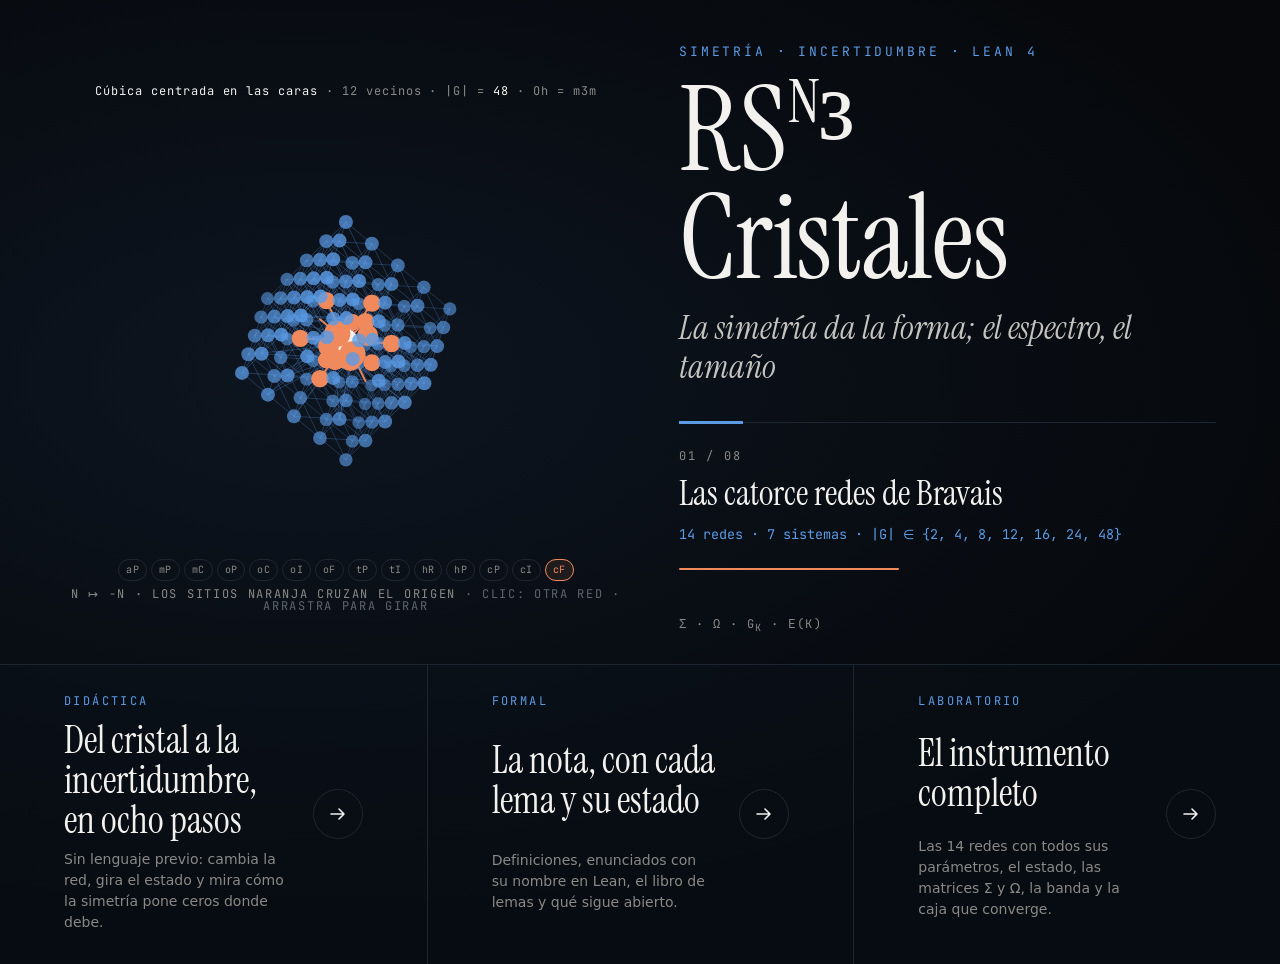
<file: docs/index.html>
<!doctype html>
<html lang="es" data-theme="dark">
<head>
<meta charset="utf-8">
<meta name="viewport" content="width=device-width, initial-scale=1">
<title>RS^N³ · Cristales</title>
<meta name="description" content="La simetría de cada red de Bravais da la forma de las covarianzas y los corchetes; el espectro da el tamaño. Las 14 redes, sus grupos puntuales y la cota de Robertson, en Lean 4 sobre Physlib.">
<meta name="theme-color" content="#06080b">
<link rel="icon" href="media/favicon.svg" type="image/svg+xml">
<meta property="og:type" content="website">
<meta property="og:site_name" content="RS^N³ · Cristales">
<meta property="og:title" content="RS^N³ · Cristales — la simetría da la forma, el espectro da el tamaño">
<meta property="og:description" content="14 redes de Bravais, sus grupos puntuales y la cota de Robertson sobre cristales, verificados en Lean 4.">
<meta property="og:url" content="https://naype888-cloud.github.io/nrs3-cristales/">
<meta property="og:image" content="https://naype888-cloud.github.io/nrs3-cristales/media/og.png">
<meta name="twitter:card" content="summary_large_image">
<link rel="preload" href="media/fonts/instrument-serif-latin-400-normal.woff2" as="font" type="font/woff2" crossorigin>
<link rel="stylesheet" href="shared/css/tokens.css">
<link rel="stylesheet" href="shared/css/landing.css?v=20261027">
<script>document.documentElement.classList.add("js")</script>
</head>
<body class="landing">
<main class="stage">
  <section class="hero" aria-labelledby="title">
    <figure class="scene">
      <canvas id="crystal" tabindex="0" role="img" aria-label="Una red de Bravais en perspectiva. El sitio central y sus vecinos en naranja; unos sitios viajan por la inversión n ↦ −n y la red queda igual. Flechas izquierda y derecha cambian de red."></canvas>
      <p class="readout" id="readout" aria-live="polite"></p>
      <noscript><img class="fallback" src="media/banner.svg" alt=""></noscript>
      <figcaption><span id="cap">n ↦ −n · la red no cambia</span><span class="hint"> · clic: otra red · arrastra para girar</span></figcaption>
      <nav class="dots" id="dots" aria-label="Elegir red"></nav>
    </figure>

    <div class="copy">
      <p class="kicker">Simetría · incertidumbre · Lean 4</p>
      <h1 id="title">RS<sup>N</sup>³<br>Cristales</h1>
      <p class="sub">La simetría da la forma; el espectro, el tamaño</p>
      <div class="rule" aria-hidden="true"><span></span></div>

      <ol class="ticker" aria-label="Los resultados">
        <li><a href="formal/#s2"><span class="n">01 / 08</span><span class="name">Las catorce redes de Bravais</span><code>14 redes · 7 sistemas · |G| ∈ {2, 4, 8, 12, 16, 24, 48}</code></a></li>
        <li><a href="formal/#s3"><span class="n">02 / 08</span><span class="name">Toda red es centrosimétrica</span><code>n ↦ −n ∈ Aut(g)</code></a></li>
        <li><a href="formal/#s3"><span class="n">03 / 08</span><span class="name">La simetría anula entradas</span><code>Σ<sub>HX</sub> = 0 en toda onda plana</code></a></li>
        <li><a href="formal/#s5"><span class="n">04 / 08</span><span class="name">El espectro fija lo que sobrevive</span><code>Ω<sub>HX</sub> = −(t / 2|Λ|) Σ r(δ) sin(k·δ)</code></a></li>
        <li><a href="formal/#s5"><span class="n">05 / 08</span><span class="name">En cajas grandes, la velocidad de grupo</span><code>Ω<sub>HX</sub> → −½ ∂<sub>r</sub>ε(k)</code></a></li>
        <li><a href="formal/#s3"><span class="n">06 / 08</span><span class="name">El grupo pequeño de cada k</span><code>s ∈ G<sub>k</sub>, s·r = −r ⇒ Σ<sub>HX</sub> = Ω<sub>HX</sub> = 0</code></a></li>
        <li><a href="formal/#s4"><span class="n">07 / 08</span><span class="name">Lo inequivalente no se correlaciona</span><code>C(V, W) = 0  (Schur)</code></a></li>
        <li><a href="formal/#s6"><span class="n">08 / 08</span><span class="name">Robertson 1934 en estados de cristal</span><code>|det Ω| ≤ det Σ</code></a></li>
      </ol>
      <div class="progress" aria-hidden="true"><span></span></div>

      <p class="spaces">Σ · Ω · G<sub>k</sub> · ε(k)</p>
    </div>
  </section>

  <nav class="doors" aria-label="Elegir versión">
    <a class="door" href="didactic/">
      <span class="k">Didáctica</span>
      <span class="t">Del cristal a la incertidumbre, en ocho pasos</span>
      <span class="d">Sin lenguaje previo: cambia la red, gira el estado y mira cómo la simetría pone ceros donde debe.</span>
      <span class="go" aria-hidden="true"></span>
    </a>
    <a class="door" href="formal/">
      <span class="k">Formal</span>
      <span class="t">La nota, con cada lema y su estado</span>
      <span class="d">Definiciones, enunciados con su nombre en Lean, el libro de lemas y qué sigue abierto.</span>
      <span class="go" aria-hidden="true"></span>
    </a>
    <a class="door" href="lab/">
      <span class="k">Laboratorio</span>
      <span class="t">El instrumento completo</span>
      <span class="d">Las 14 redes con todos sus parámetros, el estado, las matrices Σ y Ω, la banda y la caja que converge.</span>
      <span class="go" aria-hidden="true"></span>
    </a>
  </nav>
</main>
<script src="shared/js/cristales-core.js?v=20261027"></script>
<script src="shared/js/figures.js?v=20261027"></script>
<script src="shared/js/landing.js?v=20261027" defer></script>
</body>
</html>
</file>
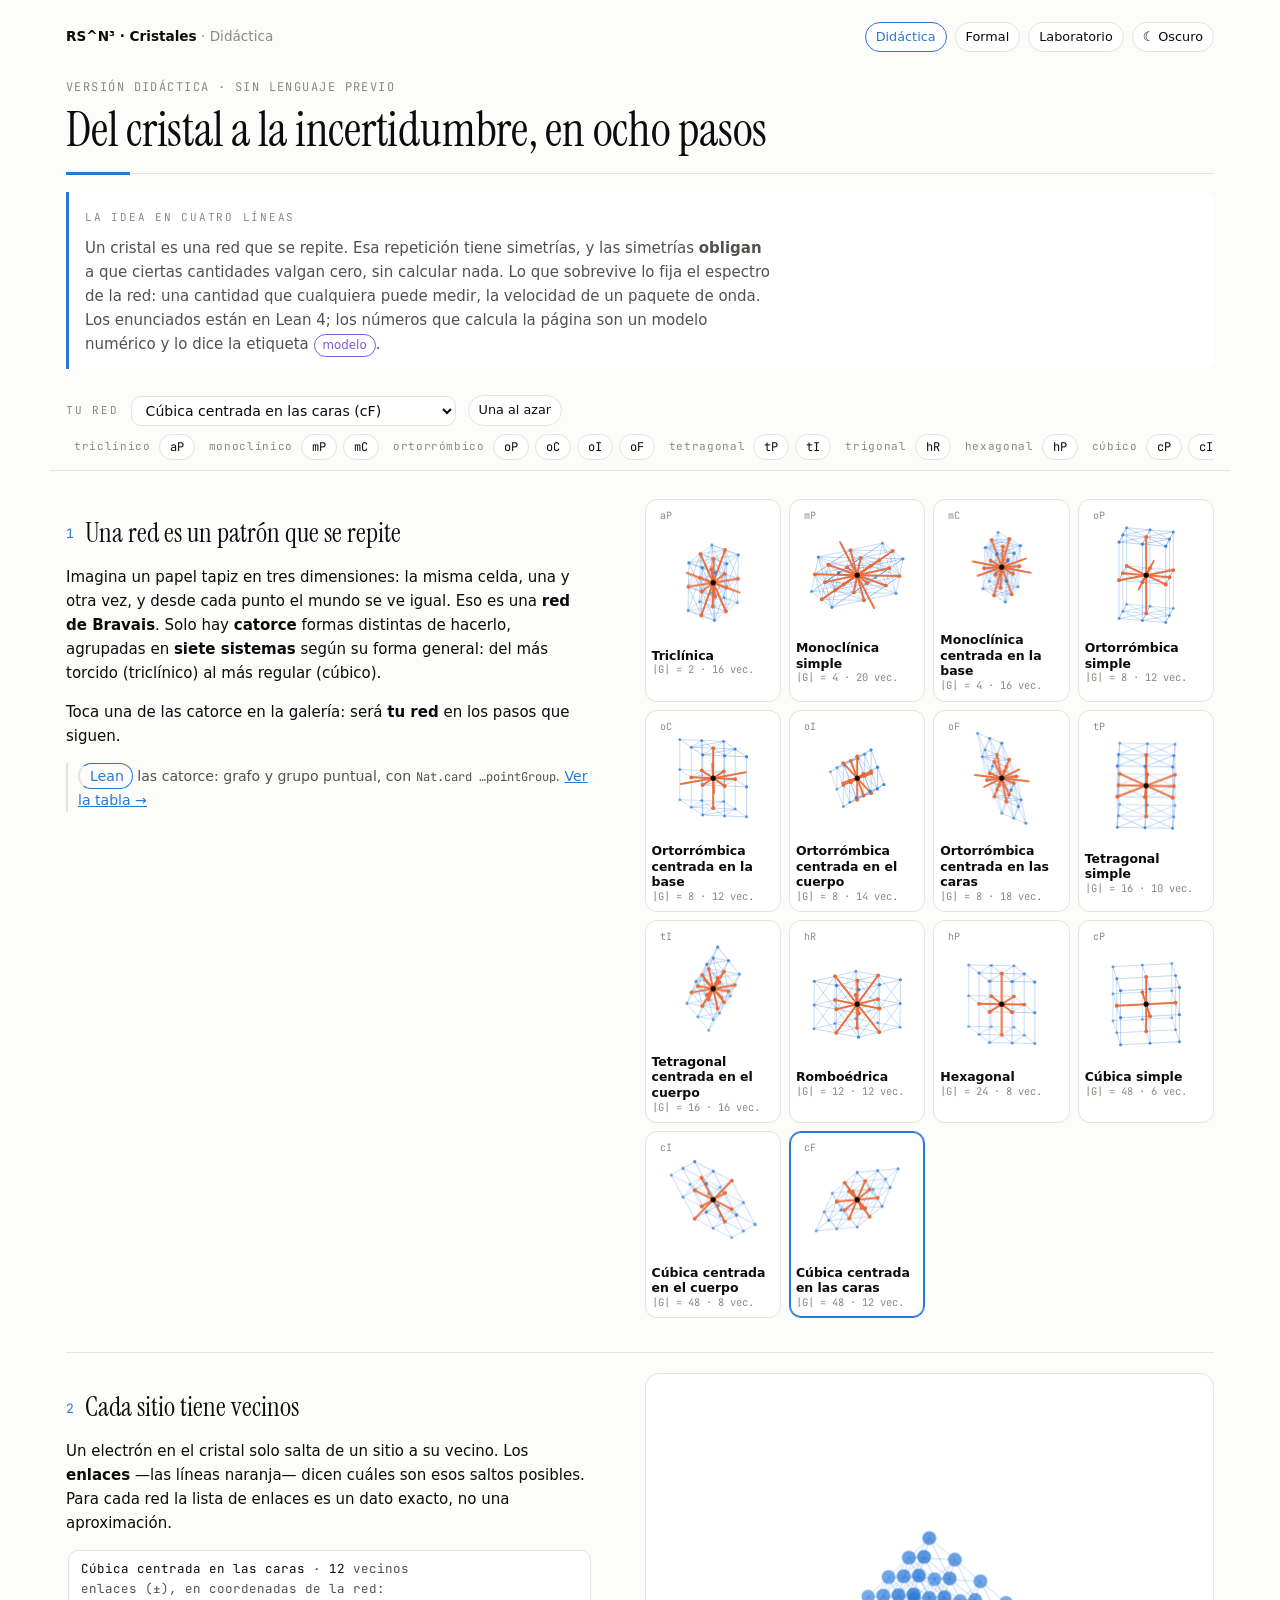
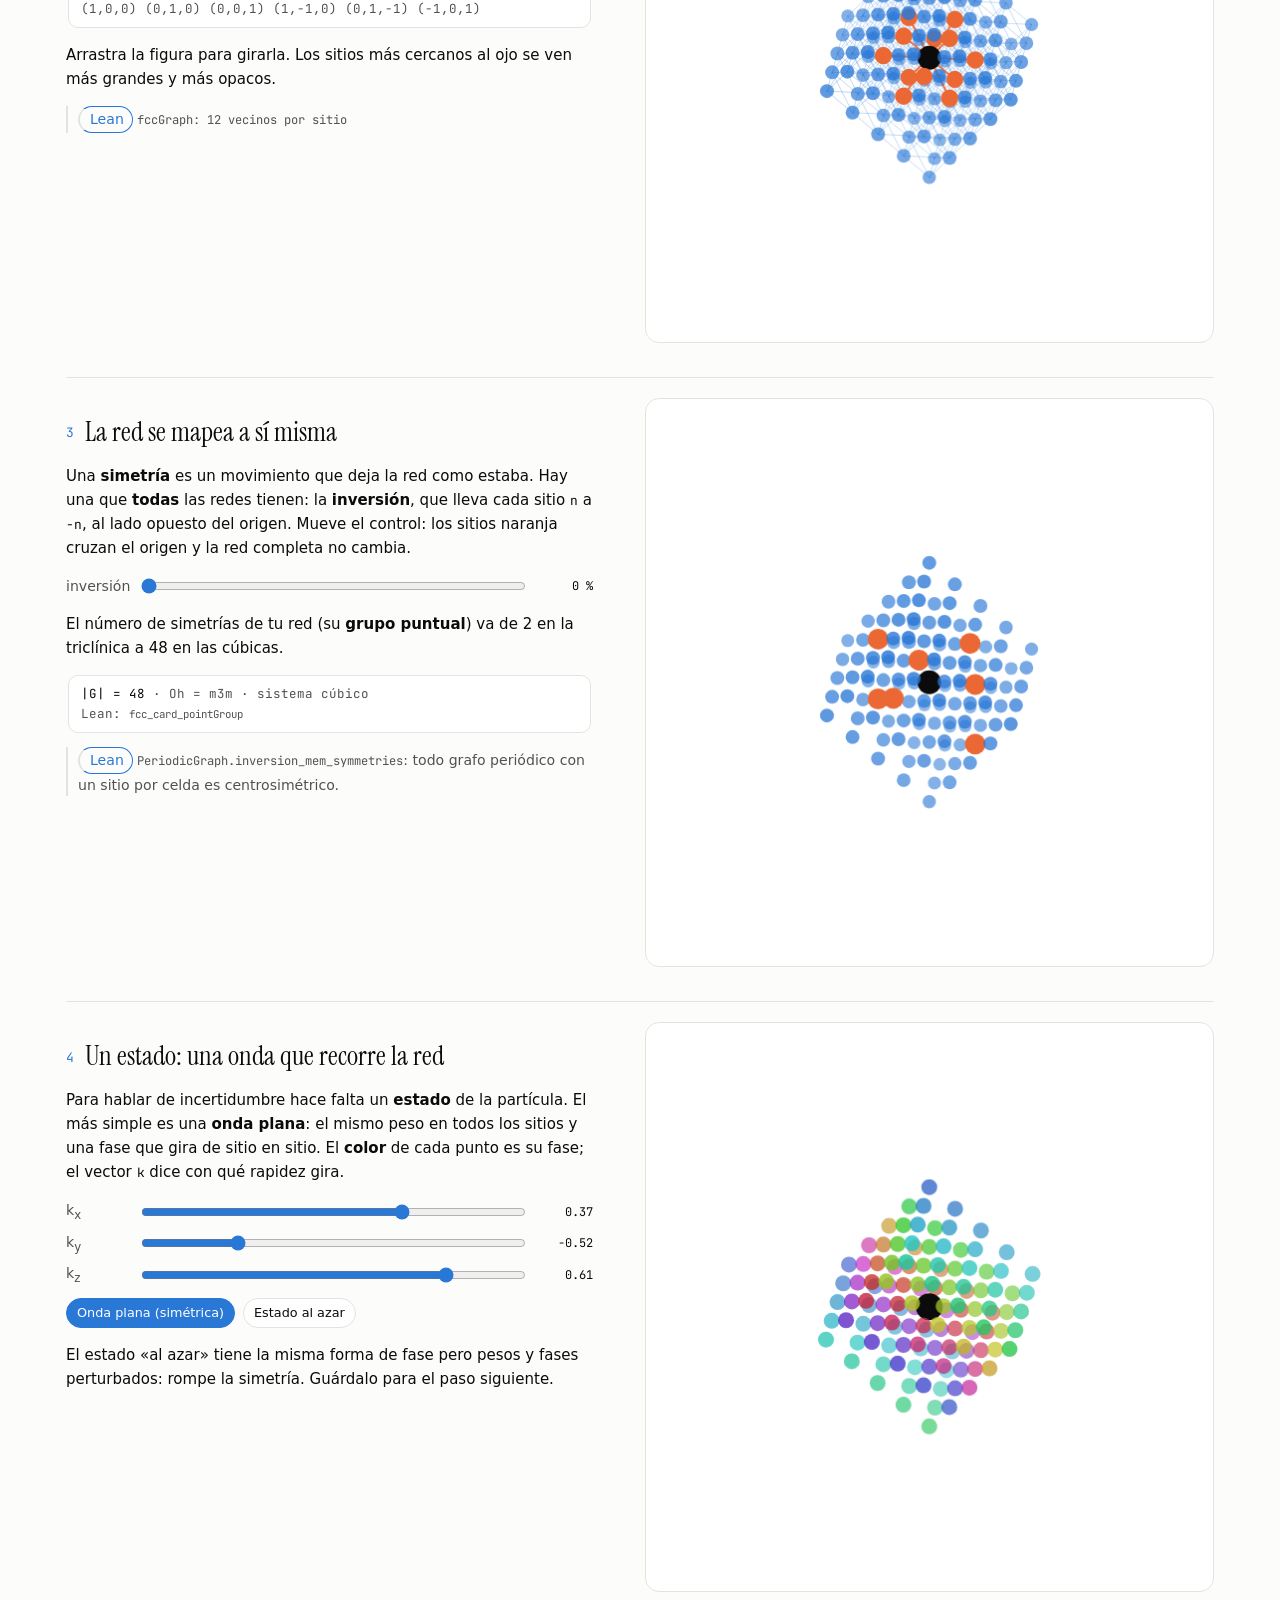
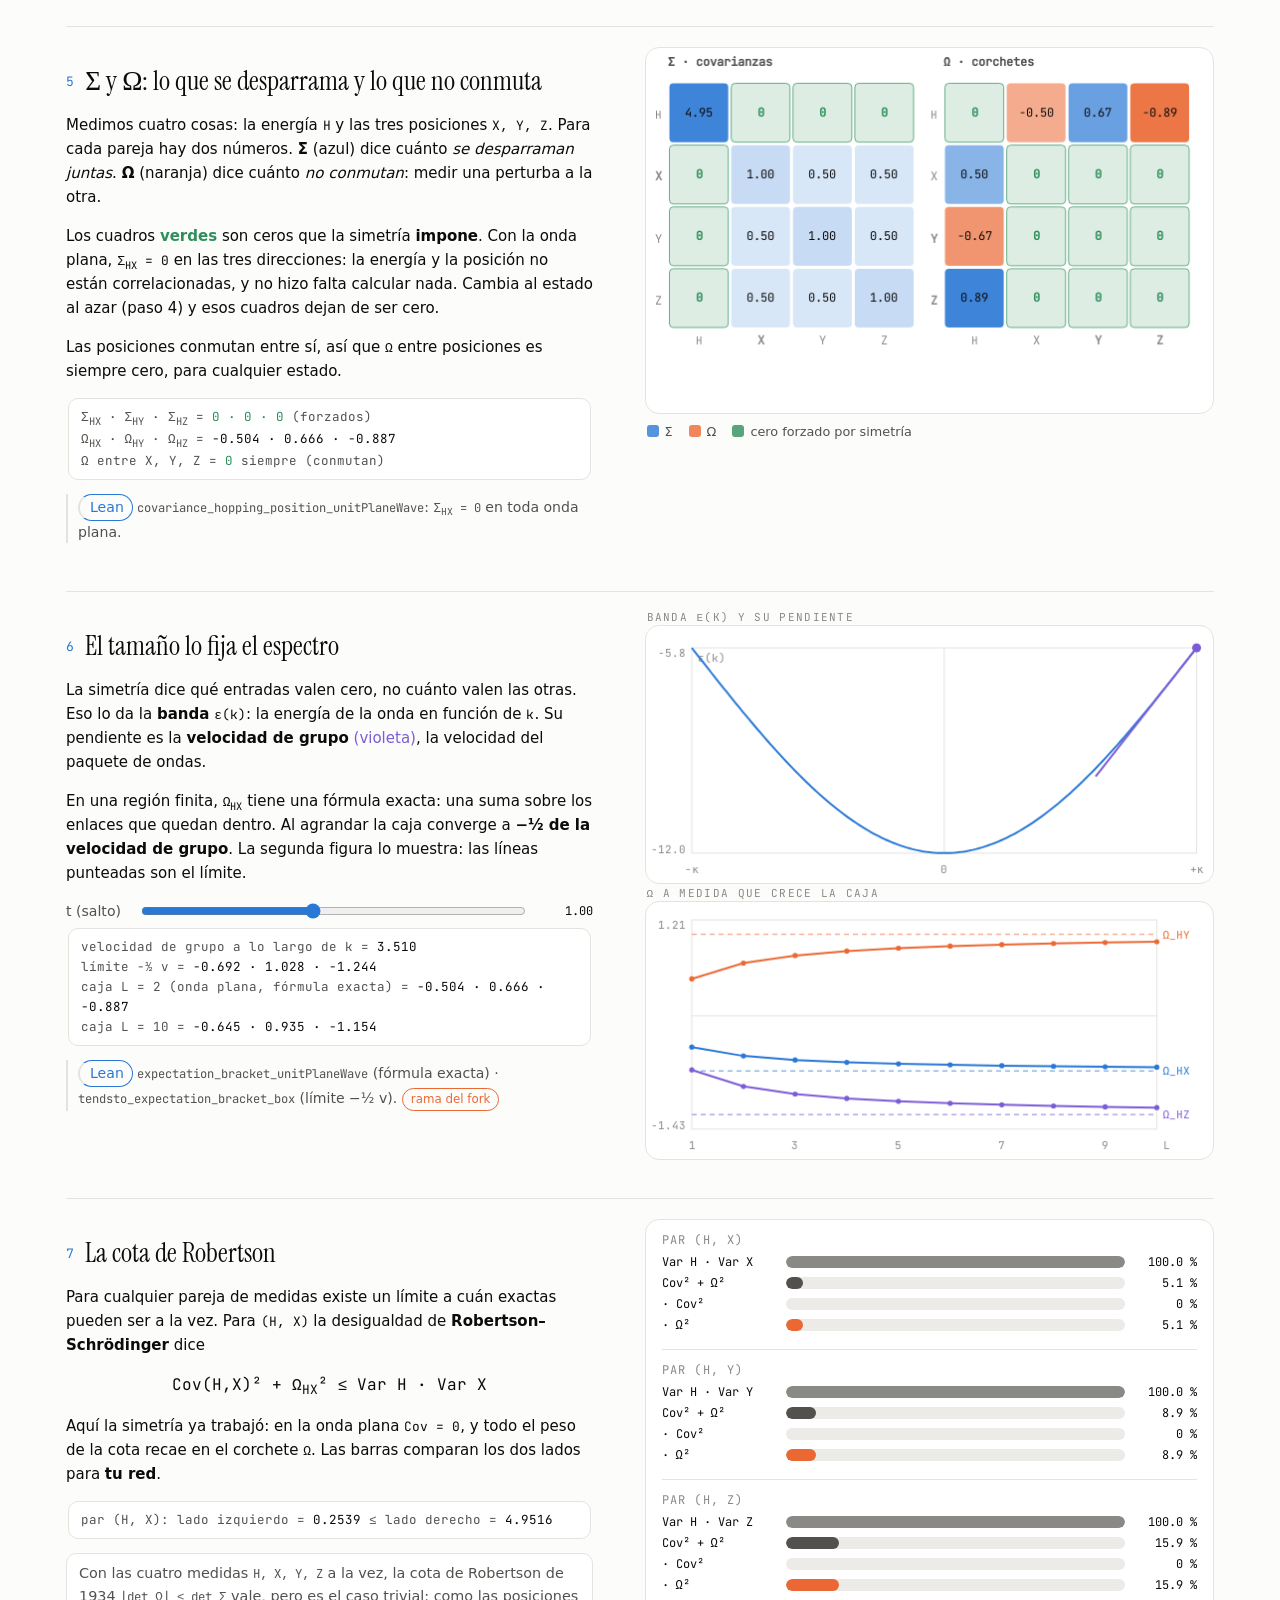
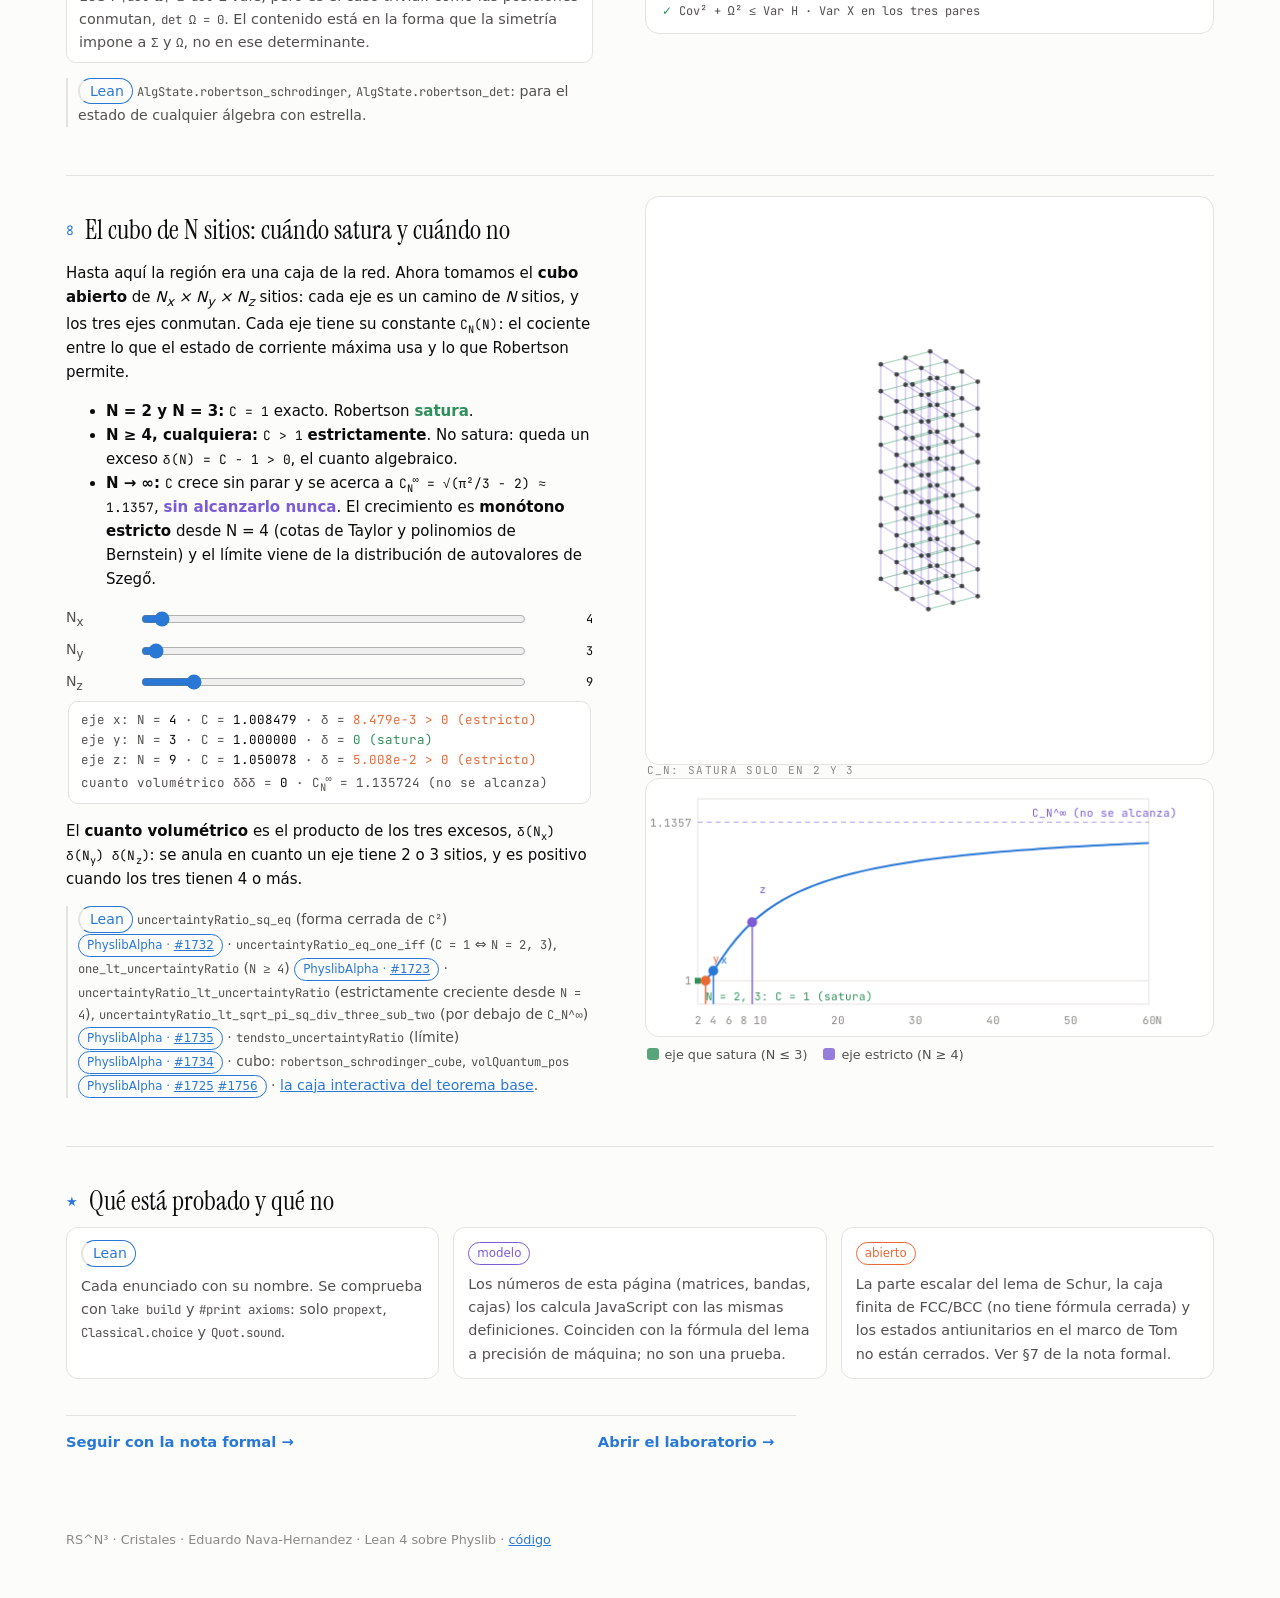
<file: docs/didactic/index.html>
<!doctype html>
<html lang="es">
<head>
<meta charset="utf-8">
<meta name="viewport" content="width=device-width, initial-scale=1">
<title>Versión didáctica — RS^N³ · Cristales</title>
<meta name="description" content="Del cristal a la incertidumbre en ocho pasos: una red, sus vecinos, su simetría, un estado, las matrices Σ y Ω, la banda y la cota de Robertson y el cubo de N sitios. Con figuras que se mueven.">
<link rel="icon" href="../media/favicon.svg" type="image/svg+xml">
<meta property="og:type" content="article">
<meta property="og:site_name" content="RS^N³ · Cristales">
<meta property="og:title" content="Del cristal a la incertidumbre, en ocho pasos">
<meta property="og:description" content="La simetría de la red pone ceros donde debe; el espectro da el tamaño de lo que queda.">
<meta property="og:url" content="https://naype888-cloud.github.io/nrs3-cristales/didactic/">
<meta property="og:image" content="https://naype888-cloud.github.io/nrs3-cristales/media/og.png">
<script src="../shared/js/theme.js?v=20261027" data-toggle></script>
<link rel="stylesheet" href="../shared/css/page.css?v=20261027">
<link rel="stylesheet" href="../shared/css/crystal.css?v=20261027">
</head>
<body>
<main class="wide">
  <nav class="navbar" aria-label="Sitio">
    <a class="brand" href="../">RS^N³ · Cristales<span class="sect"> · Didáctica</span></a>
    <a class="pill" href="./" aria-current="page">Didáctica</a>
    <a class="pill" href="../formal/">Formal</a>
    <a class="pill" href="../lab/">Laboratorio</a>
    <button class="pill" id="theme" type="button">☀ Claro</button>
  </nav>

  <p class="series">Versión didáctica · sin lenguaje previo</p>
  <h1>Del cristal a la incertidumbre, en ocho pasos</h1>
  <div class="rule" aria-hidden="true"></div>

  <section class="abstract" aria-label="La idea en cuatro líneas">
    <span class="k">La idea en cuatro líneas</span>
    <p>Un cristal es una red que se repite. Esa repetición tiene simetrías, y las simetrías <b>obligan</b> a que ciertas
    cantidades valgan cero, sin calcular nada. Lo que sobrevive lo fija el espectro de la red: una cantidad que cualquiera
    puede medir, la velocidad de un paquete de onda. Los enunciados están en Lean 4; los números que calcula la página
    son un modelo numérico y lo dice la etiqueta <span class="chip model">modelo</span>.</p>
  </section>

  <!-- la red del lector: la elige aquí y la ve en todos los pasos -->
  <div class="picker" id="picker" role="region" aria-label="Tu red">
    <div class="picker-head">
      <span class="lbl">Tu red</span>
      <select id="latSel" aria-label="Elegir red"></select>
      <button class="pill" id="rand" type="button">Una al azar</button>
    </div>
    <div class="chips" id="chips"></div>
  </div>

  <!-- ============================ PASO 1 ============================ -->
  <section class="step" id="p1">
    <div class="txt">
      <h2><span class="no">1</span>Una red es un patrón que se repite</h2>
      <p>Imagina un papel tapiz en tres dimensiones: la misma celda, una y otra vez, y desde cada punto el mundo se ve
        igual. Eso es una <b>red de Bravais</b>. Solo hay <b>catorce</b> formas distintas de hacerlo, agrupadas en
        <b>siete sistemas</b> según su forma general: del más torcido (triclínico) al más regular (cúbico).</p>
      <p>Toca una de las catorce en la galería: será <b>tu red</b> en los pasos que siguen.</p>
      <p class="lean"><span class="chip lean">Lean</span> las catorce: grafo y grupo puntual, con <code>Nat.card …pointGroup</code>.
        <a href="../formal/#s2">Ver la tabla →</a></p>
    </div>
    <div class="fig">
      <div class="gallery" id="gallery" role="list"></div>
    </div>
  </section>

  <!-- ============================ PASO 2 ============================ -->
  <section class="step" id="p2">
    <div class="txt">
      <h2><span class="no">2</span>Cada sitio tiene vecinos</h2>
      <p>Un electrón en el cristal solo salta de un sitio a su vecino. Los <b>enlaces</b> —las líneas naranja— dicen cuáles
        son esos saltos posibles. Para cada red la lista de enlaces es un dato exacto, no una aproximación.</p>
      <p class="readout" id="r2" aria-live="polite"></p>
      <p>Arrastra la figura para girarla. Los sitios más cercanos al ojo se ven más grandes y más opacos.</p>
      <p class="lean"><span class="chip lean">Lean</span> <code id="l2"></code></p>
    </div>
    <div class="fig">
      <canvas class="cv sq" id="c2" aria-label="La red con el sitio central y sus vecinos"></canvas>
    </div>
  </section>

  <!-- ============================ PASO 3 ============================ -->
  <section class="step" id="p3">
    <div class="txt">
      <h2><span class="no">3</span>La red se mapea a sí misma</h2>
      <p>Una <b>simetría</b> es un movimiento que deja la red como estaba. Hay una que <b>todas</b> las redes tienen: la
        <b>inversión</b>, que lleva cada sitio <code>n</code> a <code>−n</code>, al lado opuesto del origen. Mueve el
        control: los sitios naranja cruzan el origen y la red completa no cambia.</p>
      <label class="slide"><span>inversión</span><input type="range" id="inv" min="0" max="1" step="0.005" value="0" aria-label="Avance de la inversión"><output id="invo">0 %</output></label>
      <p>El número de simetrías de tu red (su <b>grupo puntual</b>) va de 2 en la triclínica a 48 en las cúbicas.</p>
      <p class="readout" id="r3" aria-live="polite"></p>
      <p class="lean"><span class="chip lean">Lean</span> <code>PeriodicGraph.inversion_mem_symmetries</code>: todo grafo periódico con un sitio por celda es centrosimétrico.</p>
    </div>
    <div class="fig">
      <canvas class="cv sq" id="c3" aria-label="La inversión lleva cada sitio a su opuesto y la red no cambia"></canvas>
    </div>
  </section>

  <!-- ============================ PASO 4 ============================ -->
  <section class="step" id="p4">
    <div class="txt">
      <h2><span class="no">4</span>Un estado: una onda que recorre la red</h2>
      <p>Para hablar de incertidumbre hace falta un <b>estado</b> de la partícula. El más simple es una <b>onda plana</b>:
        el mismo peso en todos los sitios y una fase que gira de sitio en sitio. El <b>color</b> de cada punto es su fase;
        el vector <code>k</code> dice con qué rapidez gira.</p>
      <div class="sliders">
        <label class="slide"><span>k<sub>x</sub></span><input type="range" id="kx" min="-1" max="1" step="0.01" value="0.37"><output id="vkx"></output></label>
        <label class="slide"><span>k<sub>y</sub></span><input type="range" id="ky" min="-1" max="1" step="0.01" value="-0.52"><output id="vky"></output></label>
        <label class="slide"><span>k<sub>z</sub></span><input type="range" id="kz" min="-1" max="1" step="0.01" value="0.61"><output id="vkz"></output></label>
      </div>
      <div class="bar">
        <button class="pill" id="onda" type="button" aria-pressed="true">Onda plana (simétrica)</button>
        <button class="pill" id="alea" type="button" aria-pressed="false">Estado al azar</button>
      </div>
      <p>El estado «al azar» tiene la misma forma de fase pero pesos y fases perturbados: rompe la simetría. Guárdalo para el
        paso siguiente.</p>
    </div>
    <div class="fig">
      <canvas class="cv sq" id="c4" aria-label="La red coloreada por la fase del estado"></canvas>
    </div>
  </section>

  <!-- ============================ PASO 5 ============================ -->
  <section class="step" id="p5">
    <div class="txt">
      <h2><span class="no">5</span>Σ y Ω: lo que se desparrama y lo que no conmuta</h2>
      <p>Medimos cuatro cosas: la energía <code>H</code> y las tres posiciones <code>X, Y, Z</code>. Para cada pareja hay
        dos números. <b>Σ</b> (azul) dice cuánto <i>se desparraman juntas</i>. <b>Ω</b> (naranja) dice cuánto
        <i>no conmutan</i>: medir una perturba a la otra.</p>
      <p>Los cuadros <b class="g">verdes</b> son ceros que la simetría <b>impone</b>. Con la onda plana, <code>Σ<sub>HX</sub> = 0</code>
        en las tres direcciones: la energía y la posición no están correlacionadas, y no hizo falta calcular nada. Cambia al
        estado al azar (paso 4) y esos cuadros dejan de ser cero.</p>
      <p>Las posiciones conmutan entre sí, así que <code>Ω</code> entre posiciones es siempre cero, para cualquier estado.</p>
      <p class="readout" id="r5" aria-live="polite"></p>
      <p class="lean"><span class="chip lean">Lean</span> <code>covariance_hopping_position_unitPlaneWave</code>: <code>Σ<sub>HX</sub> = 0</code> en toda onda plana.</p>
    </div>
    <div class="fig">
      <canvas class="cv mats" id="c5" aria-label="Matrices Σ y Ω de H, X, Y, Z"></canvas>
      <p class="legend"><span><i class="sw" style="background:var(--blue)"></i>Σ</span><span><i class="sw" style="background:var(--orange)"></i>Ω</span><span><i class="sw" style="background:var(--green)"></i>cero forzado por simetría</span></p>
    </div>
  </section>

  <!-- ============================ PASO 6 ============================ -->
  <section class="step" id="p6">
    <div class="txt">
      <h2><span class="no">6</span>El tamaño lo fija el espectro</h2>
      <p>La simetría dice qué entradas valen cero, no cuánto valen las otras. Eso lo da la <b>banda</b>
        <code>ε(k)</code>: la energía de la onda en función de <code>k</code>. Su pendiente es la <b>velocidad de grupo</b>
        <span class="v">(violeta)</span>, la velocidad del paquete de ondas.</p>
      <p>En una región finita, <code>Ω<sub>HX</sub></code> tiene una fórmula exacta: una suma sobre los enlaces que quedan
        dentro. Al agrandar la caja converge a <b>−½ de la velocidad de grupo</b>. La segunda figura lo muestra: las líneas
        punteadas son el límite.</p>
      <label class="slide"><span>t (salto)</span><input type="range" id="t" min="0.2" max="2" step="0.05" value="1"><output id="vt"></output></label>
      <p class="readout" id="r6" aria-live="polite"></p>
      <p class="lean"><span class="chip lean">Lean</span> <code>expectation_bracket_unitPlaneWave</code> (fórmula exacta) ·
        <code>tendsto_expectation_bracket_box</code> (límite −½ v).
        <span class="chip fork">rama del fork</span></p>
    </div>
    <div class="fig">
      <p class="panel-label">Banda ε(k) y su pendiente</p>
      <canvas class="cv band" id="c6a" aria-label="La banda ε(k) a lo largo de k con su pendiente"></canvas>
      <p class="panel-label">Ω a medida que crece la caja</p>
      <canvas class="cv band" id="c6b" aria-label="Ω de la caja contra el tamaño de la caja, con su límite"></canvas>
    </div>
  </section>

  <!-- ============================ PASO 7 ============================ -->
  <section class="step" id="p7">
    <div class="txt">
      <h2><span class="no">7</span>La cota de Robertson</h2>
      <p>Para cualquier pareja de medidas existe un límite a cuán exactas pueden ser a la vez. Para <code>(H, X)</code> la
        desigualdad de <b>Robertson–Schrödinger</b> dice</p>
      <p class="eqline"><code>Cov(H,X)² + Ω<sub>HX</sub>² ≤ Var H · Var X</code></p>
      <p>Aquí la simetría ya trabajó: en la onda plana <code>Cov = 0</code>, y todo el peso de la cota recae en el
        corchete <code>Ω</code>. Las barras comparan los dos lados para <b>tu red</b>.</p>
      <p class="readout" id="r7" aria-live="polite"></p>
      <p class="note">Con las cuatro medidas <code>H, X, Y, Z</code> a la vez, la cota de Robertson de 1934
        <code>|det Ω| ≤ det Σ</code> vale, pero es el caso trivial: como las posiciones conmutan, <code>det Ω = 0</code>. El
        contenido está en la forma que la simetría impone a <code>Σ</code> y <code>Ω</code>, no en ese determinante.</p>
      <p class="lean"><span class="chip lean">Lean</span> <code>AlgState.robertson_schrodinger</code>, <code>AlgState.robertson_det</code>:
        para el estado de cualquier álgebra con estrella.</p>
    </div>
    <div class="fig">
      <div class="bars" id="c7" role="img" aria-label="Barras de Robertson–Schrödinger"></div>
    </div>
  </section>

  <!-- ============================ PASO 8 ============================ -->
  <section class="step" id="p8">
    <div class="txt">
      <h2><span class="no">8</span>El cubo de N sitios: cuándo satura y cuándo no</h2>
      <p>Hasta aquí la región era una caja de la red. Ahora tomamos el <b>cubo abierto</b> de <i>N<sub>x</sub> × N<sub>y</sub> × N<sub>z</sub></i> sitios:
        cada eje es un camino de <i>N</i> sitios, y los tres ejes conmutan. Cada eje tiene su constante
        <code>C<sub>N</sub>(N)</code>: el cociente entre lo que el estado de corriente máxima usa y lo que Robertson permite.</p>
      <ul>
        <li><b>N = 2 y N = 3:</b> <code>C = 1</code> exacto. Robertson <b class="g">satura</b>.</li>
        <li><b>N ≥ 4, cualquiera:</b> <code>C &gt; 1</code> <b>estrictamente</b>. No satura: queda un exceso <code>δ(N) = C − 1 &gt; 0</code>, el cuanto algebraico.</li>
        <li><b>N → ∞:</b> <code>C</code> crece sin parar y se acerca a <code>C<sub>N</sub><sup>∞</sup> = √(π²/3 − 2) ≈ 1.1357</code>, <b class="v">sin alcanzarlo nunca</b>. El crecimiento es <b>monótono estricto</b> desde N = 4 (cotas de Taylor y polinomios de Bernstein) y el límite viene de la distribución de autovalores de Szegő.</li>
      </ul>
      <div class="sliders">
        <label class="slide"><span>N<sub>x</sub></span><input type="range" id="nx" min="2" max="60" step="1" value="4"><output id="vnx"></output></label>
        <label class="slide"><span>N<sub>y</sub></span><input type="range" id="ny" min="2" max="60" step="1" value="3"><output id="vny"></output></label>
        <label class="slide"><span>N<sub>z</sub></span><input type="range" id="nz" min="2" max="60" step="1" value="9"><output id="vnz"></output></label>
      </div>
      <p class="readout" id="r8" aria-live="polite"></p>
      <p>El <b>cuanto volumétrico</b> es el producto de los tres excesos, <code>δ(N<sub>x</sub>) δ(N<sub>y</sub>) δ(N<sub>z</sub>)</code>: se anula en cuanto un eje tiene 2 o 3 sitios, y es positivo cuando los tres tienen 4 o más.</p>
      <p class="lean"><span class="chip lean">Lean</span> <code>uncertaintyRatio_sq_eq</code> (forma cerrada de <code>C²</code>) <span class="chip alpha">PhyslibAlpha · <a href="https://github.com/leanprover-community/physlib/pull/1732">#1732</a></span> · <code>uncertaintyRatio_eq_one_iff</code> (<code>C = 1</code> ⇔ <code>N = 2, 3</code>), <code>one_lt_uncertaintyRatio</code> (<code>N ≥ 4</code>) <span class="chip alpha">PhyslibAlpha · <a href="https://github.com/leanprover-community/physlib/pull/1723">#1723</a></span> · <code>uncertaintyRatio_lt_uncertaintyRatio</code> (estrictamente creciente desde <code>N = 4</code>), <code>uncertaintyRatio_lt_sqrt_pi_sq_div_three_sub_two</code> (por debajo de <code>C_N^∞</code>) <span class="chip alpha">PhyslibAlpha · <a href="https://github.com/leanprover-community/physlib/pull/1735">#1735</a></span> · <code>tendsto_uncertaintyRatio</code> (límite) <span class="chip alpha">PhyslibAlpha · <a href="https://github.com/leanprover-community/physlib/pull/1734">#1734</a></span> · cubo: <code>robertson_schrodinger_cube</code>, <code>volQuantum_pos</code> <span class="chip alpha">PhyslibAlpha · <a href="https://github.com/leanprover-community/physlib/pull/1725">#1725</a> <a href="https://github.com/leanprover-community/physlib/pull/1756">#1756</a></span> · <a href="https://naype888-cloud.github.io/nava-robertson-schrodinger/box.html">la caja interactiva del teorema base</a>.</p>
    </div>
    <div class="fig">
      <canvas class="cv sq" id="c8a" aria-label="El cubo abierto de Nx por Ny por Nz sitios"></canvas>
      <p class="panel-label">C_N: satura solo en 2 y 3</p>
      <canvas class="cv band" id="c8b" aria-label="C de Nava contra N con su asíntota"></canvas>
      <p class="legend"><span><i class="sw" style="background:var(--green)"></i>eje que satura (N ≤ 3)</span><span><i class="sw" style="background:var(--violet)"></i>eje estricto (N ≥ 4)</span></p>
    </div>
  </section>

  <!-- ============================ QUÉ ESTÁ PROBADO ============================ -->
  <section class="step solo" id="p9">
    <div class="txt wide-txt">
      <h2><span class="no">★</span>Qué está probado y qué no</h2>
      <div class="tri">
        <div><span class="chip lean">Lean</span><p>Cada enunciado con su nombre. Se comprueba con <code>lake build</code> y <code>#print axioms</code>: solo <code>propext</code>, <code>Classical.choice</code> y <code>Quot.sound</code>.</p></div>
        <div><span class="chip model">modelo</span><p>Los números de esta página (matrices, bandas, cajas) los calcula JavaScript con las mismas definiciones. Coinciden con la fórmula del lema a precisión de máquina; no son una prueba.</p></div>
        <div><span class="chip design">abierto</span><p>La parte escalar del lema de Schur, la caja finita de FCC/BCC (no tiene fórmula cerrada) y los estados antiunitarios en el marco de Tom no están cerrados. Ver §7 de la nota formal.</p></div>
      </div>
      <p class="pager"><a href="../formal/">Seguir con la nota formal →</a> <a href="../lab/">Abrir el laboratorio →</a></p>
    </div>
  </section>

  <footer>RS^N³ · Cristales · Eduardo Nava-Hernandez · Lean 4 sobre Physlib · <a href="https://github.com/naype888-cloud/nrs3-cristales">código</a></footer>
</main>
<script src="../shared/js/cristales-core.js?v=20261027"></script>
<script src="../shared/js/figures.js?v=20261027"></script>
<script src="didactic.js?v=20261027"></script>
</body>
</html>
</file>
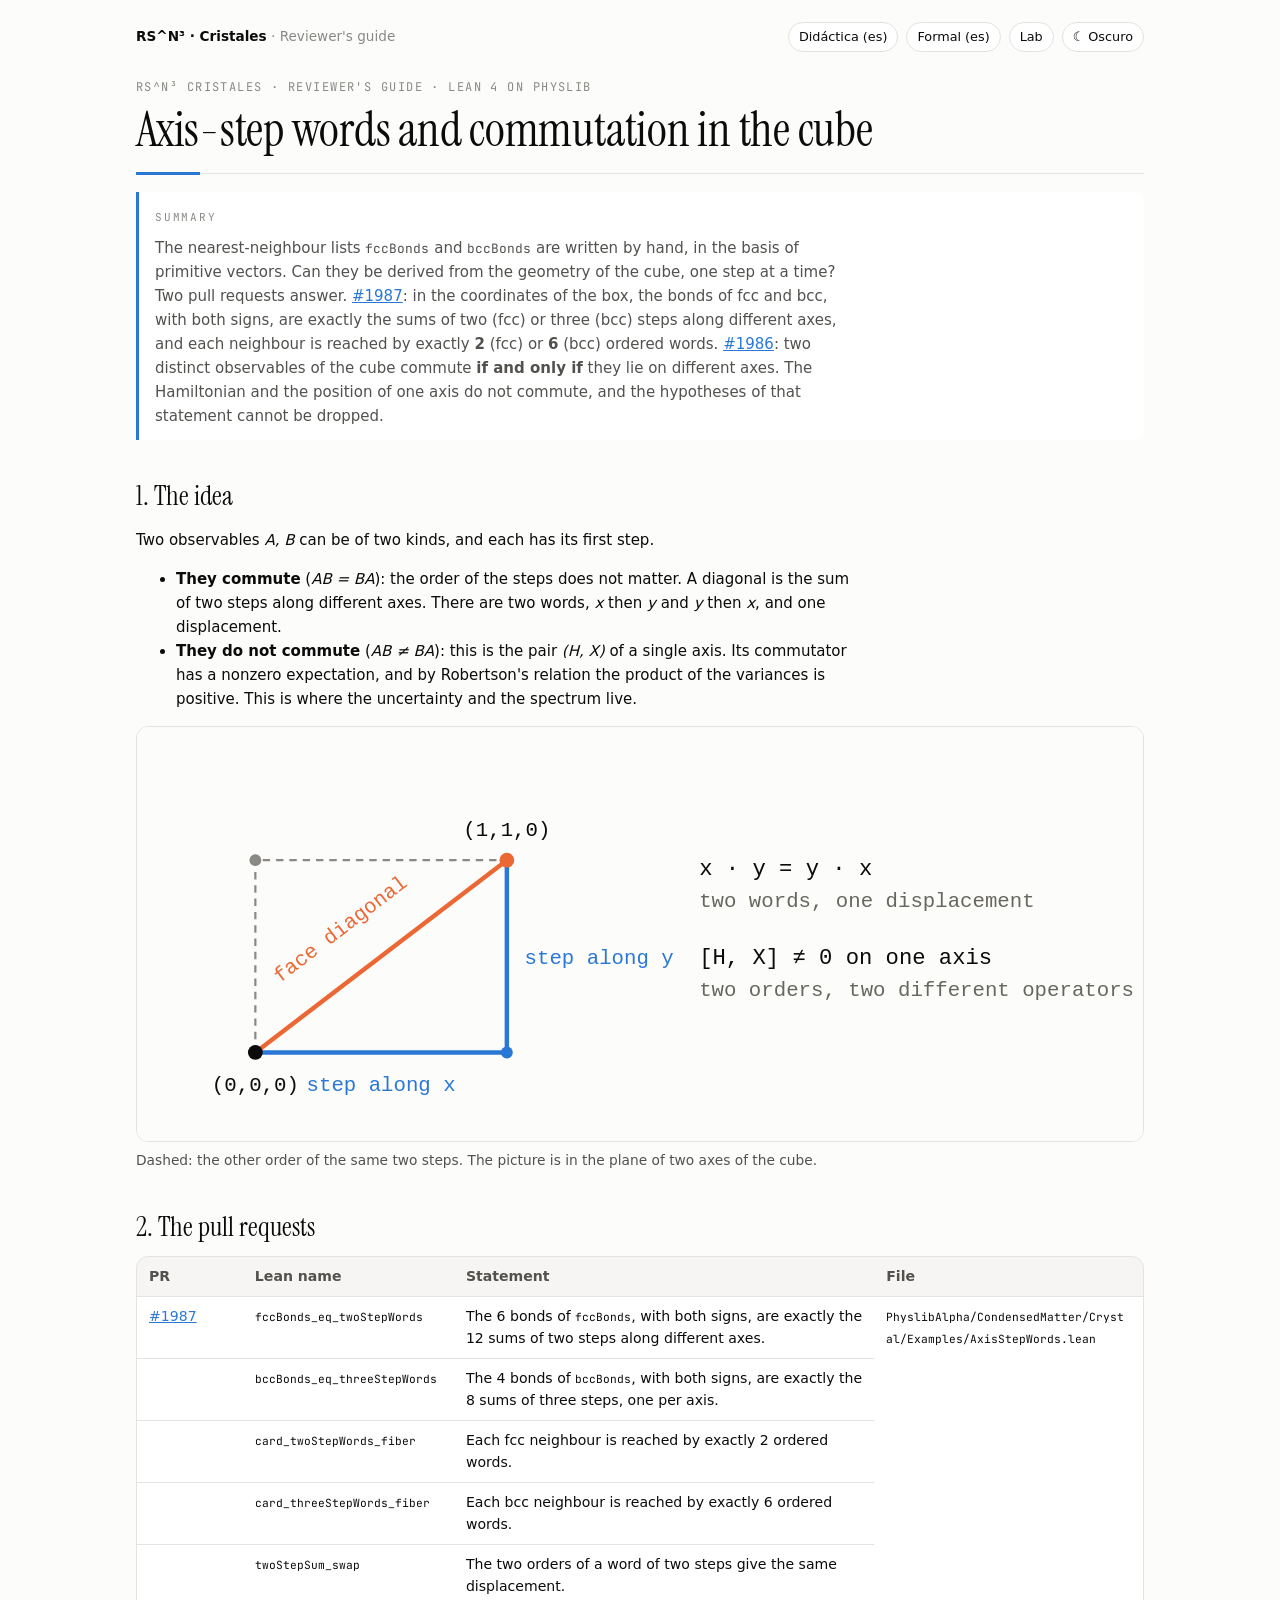
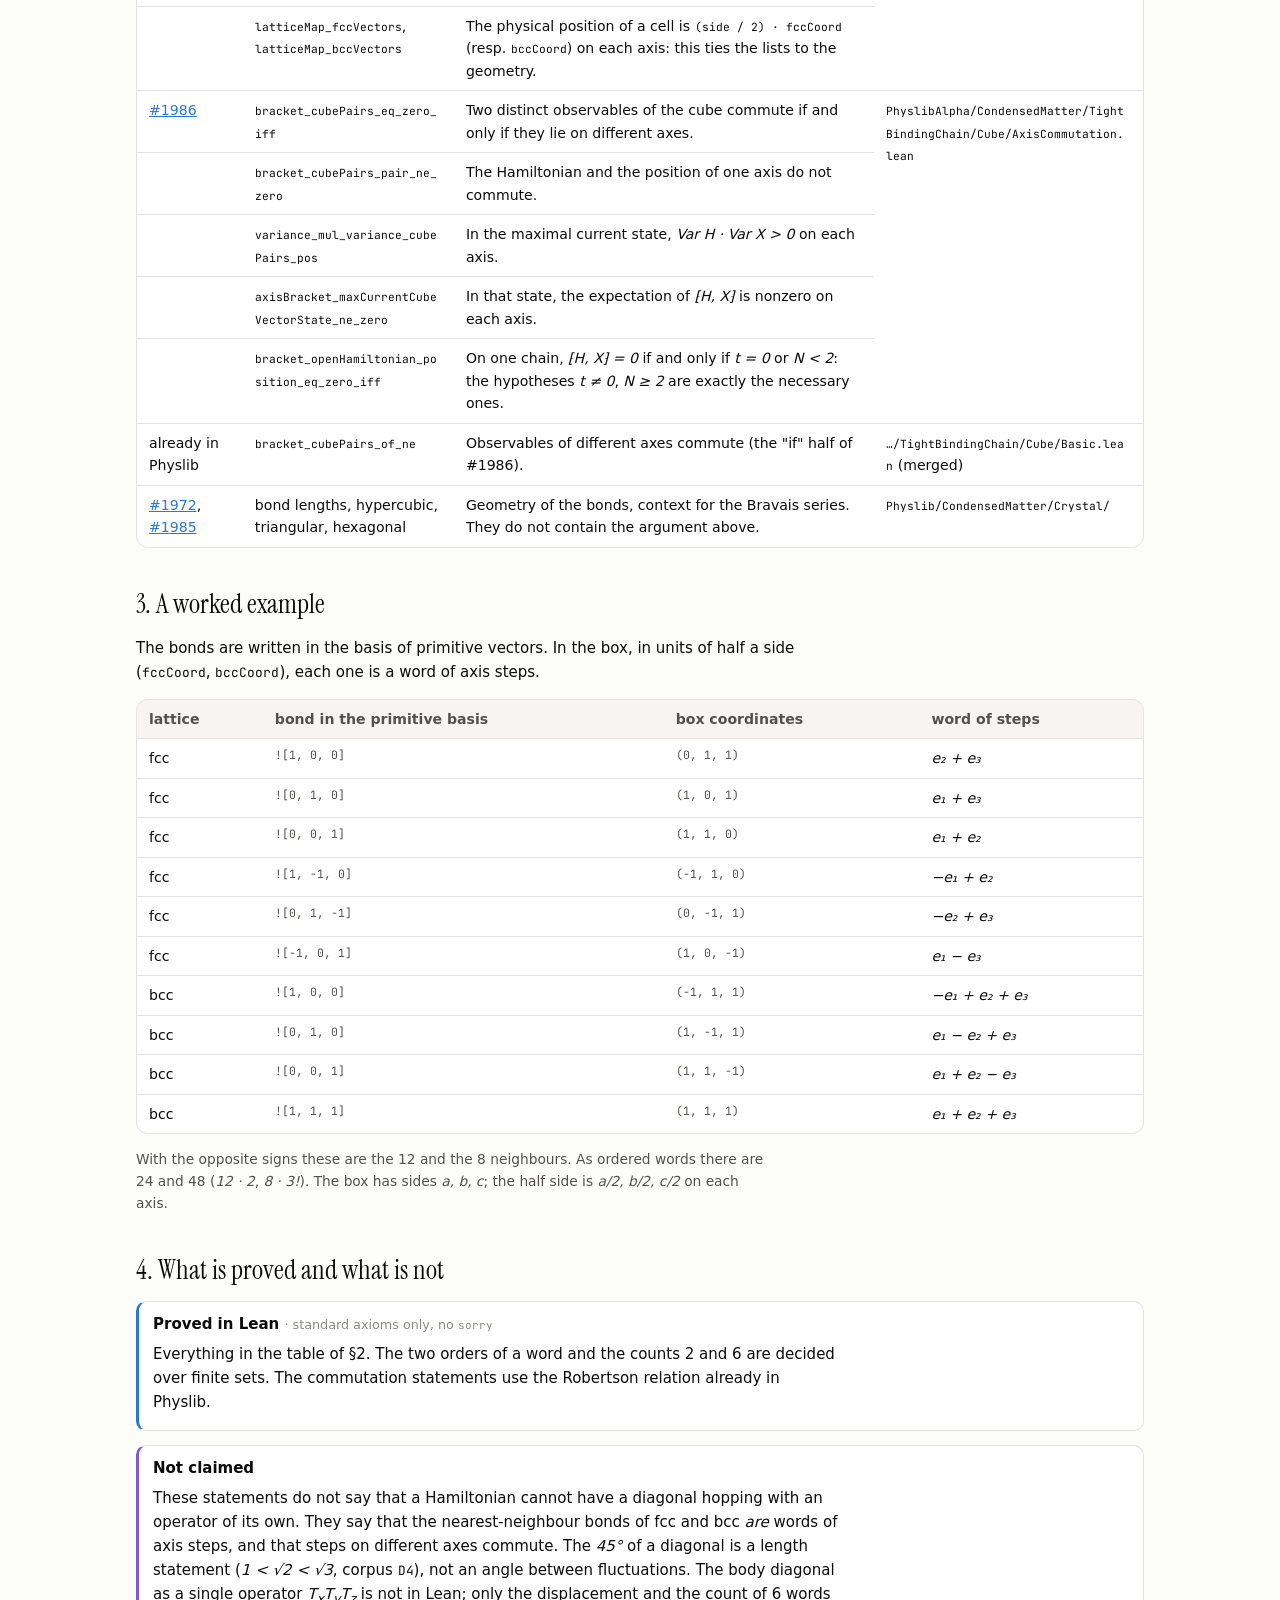
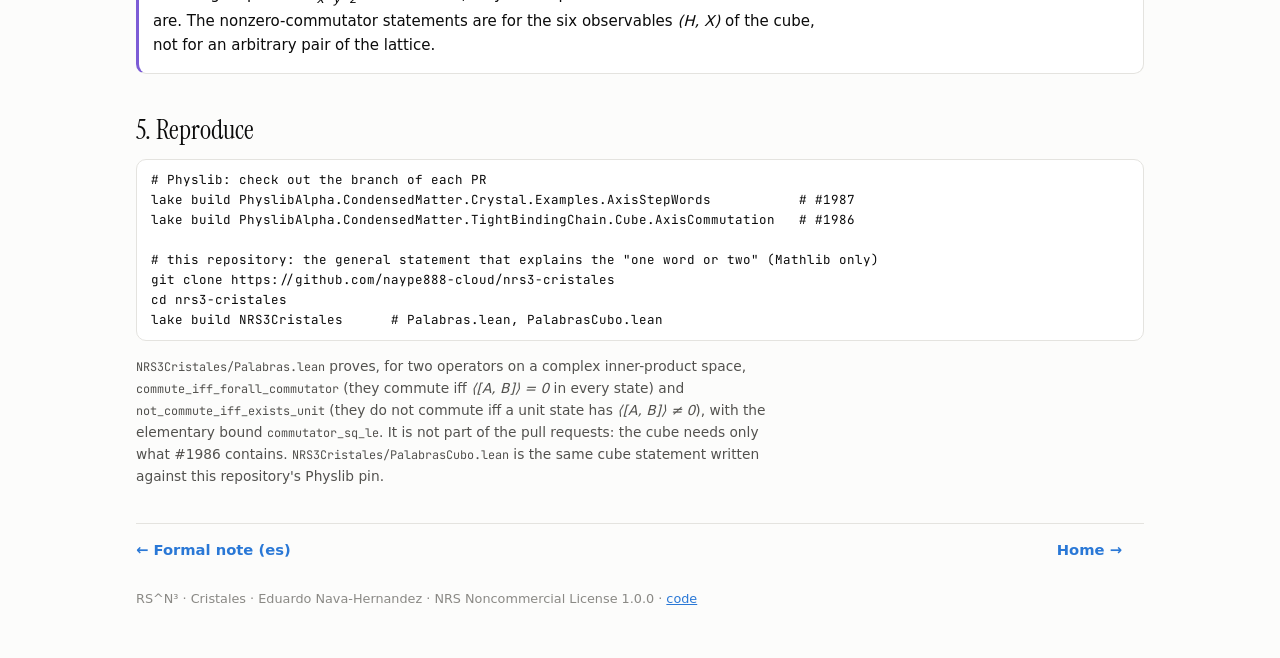
<file: docs/en/index.html>
<!doctype html>
<html lang="en">
<head>
<meta charset="utf-8">
<meta name="viewport" content="width=device-width, initial-scale=1">
<title>Reviewer's guide — RS^N³ · Cristales</title>
<meta name="description" content="A guide to review the Physlib pull requests on axis-step words and commutation in the cube: the nearest neighbours of fcc and bcc, and when two observables of the cube commute.">
<link rel="icon" href="../media/favicon.svg" type="image/svg+xml">
<meta property="og:type" content="article">
<meta property="og:site_name" content="RS^N³ · Cristales">
<meta property="og:title" content="Axis-step words and commutation in the cube: a reviewer's guide">
<meta property="og:description" content="Physlib PRs #1986 and #1987: the nearest neighbours of fcc and bcc are words of axis steps, and two observables of the cube commute if and only if they lie on different axes.">
<meta property="og:url" content="https://naype888-cloud.github.io/nrs3-cristales/en/">
<meta property="og:image" content="https://naype888-cloud.github.io/nrs3-cristales/media/og.png">
<script src="../shared/js/theme.js?v=20261027" data-toggle></script>
<link rel="stylesheet" href="../shared/css/page.css?v=20261027">
<link rel="stylesheet" href="../shared/css/crystal.css?v=20261027">
<style>
  main.formal { max-width: 1040px; }
  td code, th code { font-size: .8em; overflow-wrap: anywhere; }
  .tw table td { vertical-align: top; }
  td.vec { font: 11.5px/1.45 var(--mono); color: var(--ink2); }
  .ref { font-size: .86rem; color: var(--ink2); }
  .ref li { margin: 3px 0; }
  pre.cmd { background: var(--panel); border: 1px solid var(--grid); border-radius: 10px; padding: 10px 14px; overflow-x: auto; font: 12.5px/1.6 var(--mono); }
  figure.fig { margin: 14px 0; }
  figure.fig svg { width: 100%; height: auto; border: 1px solid var(--grid); border-radius: 12px; }
</style>
</head>
<body>
<main class="formal">
  <nav class="navbar" aria-label="Site">
    <a class="brand" href="../">RS^N³ · Cristales<span class="sect"> · Reviewer's guide</span></a>
    <a class="pill" href="../didactic/">Didáctica (es)</a>
    <a class="pill" href="../formal/">Formal (es)</a>
    <a class="pill" href="../lab/">Lab</a>
    <button class="pill" id="theme" type="button">☀ Light</button>
  </nav>

  <p class="series">RS^N³ Cristales · Reviewer's guide · Lean 4 on Physlib</p>
  <h1>Axis-step words and commutation in the cube</h1>
  <div class="rule" aria-hidden="true"></div>

  <section class="abstract" aria-label="Summary">
    <span class="k">Summary</span>
    <p>The nearest-neighbour lists <code>fccBonds</code> and <code>bccBonds</code> are written by hand, in the basis of
    primitive vectors. Can they be derived from the geometry of the cube, one step at a time? Two pull requests answer.
    <a href="https://github.com/leanprover-community/physlib/pull/1987">#1987</a>: in the coordinates of the box, the bonds
    of fcc and bcc, with both signs, are exactly the sums of two (fcc) or three (bcc) steps along different axes, and each
    neighbour is reached by exactly <b>2</b> (fcc) or <b>6</b> (bcc) ordered words.
    <a href="https://github.com/leanprover-community/physlib/pull/1986">#1986</a>: two distinct observables of the cube commute
    <b>if and only if</b> they lie on different axes. The Hamiltonian and the position of one axis do not commute, and the
    hypotheses of that statement cannot be dropped.</p>
  </section>

  <h2>1. The idea</h2>
  <p>Two observables <i>A, B</i> can be of two kinds, and each has its first step.</p>
  <ul>
    <li><b>They commute</b> (<i>AB = BA</i>): the order of the steps does not matter. A diagonal is the sum of two steps along
      different axes. There are two words, <i>x</i> then <i>y</i> and <i>y</i> then <i>x</i>, and one displacement.</li>
    <li><b>They do not commute</b> (<i>AB ≠ BA</i>): this is the pair <i>(H, X)</i> of a single axis. Its commutator has a
      nonzero expectation, and by Robertson's relation the product of the variances is positive. This is where the
      uncertainty and the spectrum live.</li>
  </ul>
  <figure class="fig">
  <svg xmlns="http://www.w3.org/2000/svg" viewBox="0 0 680 280" role="img" aria-label="Right triangle: the legs A and B are axis steps that commute; the hypotenuse is their composition">
  <rect width="680" height="280" fill="#fcfcfb"/>
  <g font-family="ui-monospace,Menlo,Consolas,monospace" font-size="14" fill="#0b0b0b">
  <path d="M80 220 V90 H250" stroke="#8a8985" stroke-width="1.5" stroke-dasharray="5 4" fill="none"/>
  <path d="M80 220 H250 V90" stroke="#2a78d6" stroke-width="3" fill="none"/>
  <path d="M80 220 L250 90" stroke="#eb6834" stroke-width="3"/>
  <circle cx="80" cy="220" r="5" fill="#0b0b0b"/><circle cx="250" cy="220" r="4" fill="#2a78d6"/>
  <circle cx="250" cy="90" r="5" fill="#eb6834"/><circle cx="80" cy="90" r="4" fill="#8a8985"/>
  <text x="80" y="246" text-anchor="middle">(0,0,0)</text>
  <text x="165" y="246" text-anchor="middle" fill="#2a78d6">step along x</text>
  <text x="262" y="160" fill="#2a78d6">step along y</text>
  <text x="250" y="74" text-anchor="middle">(1,1,0)</text>
  <text x="140" y="140" fill="#eb6834" transform="rotate(-37.4 140 140)" text-anchor="middle">face diagonal</text>
  <text x="380" y="100" font-size="15">x · y = y · x</text>
  <text x="380" y="122" fill="#67665f">two words, one displacement</text>
  <text x="380" y="160" font-size="15">[H, X] ≠ 0 on one axis</text>
  <text x="380" y="182" fill="#67665f">two orders, two different operators</text>
  </g></svg>
  <figcaption class="ref">Dashed: the other order of the same two steps. The picture is in the plane of two axes of the cube.</figcaption>
  </figure>

  <h2>2. The pull requests</h2>
  <div class="tw"><table>
  <tr><th>PR</th><th>Lean name</th><th>Statement</th><th>File</th></tr>
  <tr><td><a href="https://github.com/leanprover-community/physlib/pull/1987">#1987</a></td>
    <td><code>fccBonds_eq_twoStepWords</code></td>
    <td>The 6 bonds of <code>fccBonds</code>, with both signs, are exactly the 12 sums of two steps along different axes.</td>
    <td rowspan="6"><code>PhyslibAlpha/CondensedMatter/Crystal/Examples/AxisStepWords.lean</code></td></tr>
  <tr><td></td><td><code>bccBonds_eq_threeStepWords</code></td>
    <td>The 4 bonds of <code>bccBonds</code>, with both signs, are exactly the 8 sums of three steps, one per axis.</td></tr>
  <tr><td></td><td><code>card_twoStepWords_fiber</code></td><td>Each fcc neighbour is reached by exactly 2 ordered words.</td></tr>
  <tr><td></td><td><code>card_threeStepWords_fiber</code></td><td>Each bcc neighbour is reached by exactly 6 ordered words.</td></tr>
  <tr><td></td><td><code>twoStepSum_swap</code></td><td>The two orders of a word of two steps give the same displacement.</td></tr>
  <tr><td></td><td><code>latticeMap_fccVectors</code>, <code>latticeMap_bccVectors</code></td>
    <td>The physical position of a cell is <code>(side / 2) · fccCoord</code> (resp. <code>bccCoord</code>) on each axis: this ties the lists to the geometry.</td></tr>
  <tr><td><a href="https://github.com/leanprover-community/physlib/pull/1986">#1986</a></td>
    <td><code>bracket_cubePairs_eq_zero_iff</code></td>
    <td>Two distinct observables of the cube commute if and only if they lie on different axes.</td>
    <td rowspan="5"><code>PhyslibAlpha/CondensedMatter/TightBindingChain/Cube/AxisCommutation.lean</code></td></tr>
  <tr><td></td><td><code>bracket_cubePairs_pair_ne_zero</code></td><td>The Hamiltonian and the position of one axis do not commute.</td></tr>
  <tr><td></td><td><code>variance_mul_variance_cubePairs_pos</code></td><td>In the maximal current state, <i>Var H · Var X &gt; 0</i> on each axis.</td></tr>
  <tr><td></td><td><code>axisBracket_maxCurrentCubeVectorState_ne_zero</code></td><td>In that state, the expectation of <i>⁅H, X⁆</i> is nonzero on each axis.</td></tr>
  <tr><td></td><td><code>bracket_openHamiltonian_position_eq_zero_iff</code></td>
    <td>On one chain, <i>⁅H, X⁆ = 0</i> if and only if <i>t = 0</i> or <i>N &lt; 2</i>: the hypotheses <i>t ≠ 0</i>, <i>N ≥ 2</i> are exactly the necessary ones.</td></tr>
  <tr><td>already in Physlib</td><td><code>bracket_cubePairs_of_ne</code></td><td>Observables of different axes commute (the "if" half of #1986).</td>
    <td><code>…/TightBindingChain/Cube/Basic.lean</code> (merged)</td></tr>
  <tr><td><a href="https://github.com/leanprover-community/physlib/pull/1972">#1972</a>, <a href="https://github.com/leanprover-community/physlib/pull/1985">#1985</a></td>
    <td>bond lengths, hypercubic, triangular, hexagonal</td><td>Geometry of the bonds, context for the Bravais series. They do not contain the argument above.</td><td><code>Physlib/CondensedMatter/Crystal/</code></td></tr>
  </table></div>

  <h2>3. A worked example</h2>
  <p>The bonds are written in the basis of primitive vectors. In the box, in units of half a side (<code>fccCoord</code>,
  <code>bccCoord</code>), each one is a word of axis steps.</p>
  <div class="tw"><table>
  <tr><th>lattice</th><th>bond in the primitive basis</th><th>box coordinates</th><th>word of steps</th></tr>
  <tr><td>fcc</td><td class="vec">![1, 0, 0]</td><td class="vec">(0, 1, 1)</td><td><i>e₂ + e₃</i></td></tr>
  <tr><td>fcc</td><td class="vec">![0, 1, 0]</td><td class="vec">(1, 0, 1)</td><td><i>e₁ + e₃</i></td></tr>
  <tr><td>fcc</td><td class="vec">![0, 0, 1]</td><td class="vec">(1, 1, 0)</td><td><i>e₁ + e₂</i></td></tr>
  <tr><td>fcc</td><td class="vec">![1, −1, 0]</td><td class="vec">(−1, 1, 0)</td><td><i>−e₁ + e₂</i></td></tr>
  <tr><td>fcc</td><td class="vec">![0, 1, −1]</td><td class="vec">(0, −1, 1)</td><td><i>−e₂ + e₃</i></td></tr>
  <tr><td>fcc</td><td class="vec">![−1, 0, 1]</td><td class="vec">(1, 0, −1)</td><td><i>e₁ − e₃</i></td></tr>
  <tr><td>bcc</td><td class="vec">![1, 0, 0]</td><td class="vec">(−1, 1, 1)</td><td><i>−e₁ + e₂ + e₃</i></td></tr>
  <tr><td>bcc</td><td class="vec">![0, 1, 0]</td><td class="vec">(1, −1, 1)</td><td><i>e₁ − e₂ + e₃</i></td></tr>
  <tr><td>bcc</td><td class="vec">![0, 0, 1]</td><td class="vec">(1, 1, −1)</td><td><i>e₁ + e₂ − e₃</i></td></tr>
  <tr><td>bcc</td><td class="vec">![1, 1, 1]</td><td class="vec">(1, 1, 1)</td><td><i>e₁ + e₂ + e₃</i></td></tr>
  </table></div>
  <p class="ref">With the opposite signs these are the 12 and the 8 neighbours. As ordered words there are 24 and 48 (<i>12 · 2</i>,
  <i>8 · 3!</i>). The box has sides <i>a, b, c</i>; the half side is <i>a/2, b/2, c/2</i> on each axis.</p>

  <h2>4. What is proved and what is not</h2>
  <div class="prop def">
    <div class="h">Proved in Lean <span>· standard axioms only, no <code>sorry</code></span></div>
    <p>Everything in the table of §2. The two orders of a word and the counts 2 and 6 are decided over finite sets. The
    commutation statements use the Robertson relation already in Physlib.</p>
  </div>
  <div class="prop model">
    <div class="h">Not claimed</div>
    <p>These statements do not say that a Hamiltonian cannot have a diagonal hopping with an operator of its own. They say that
    the nearest-neighbour bonds of fcc and bcc <em>are</em> words of axis steps, and that steps on different axes commute. The
    <i>45°</i> of a diagonal is a length statement (<i>1 &lt; √2 &lt; √3</i>, corpus <code>D4</code>), not an angle between fluctuations.
    The body diagonal as a single operator <i>T<sub>x</sub>T<sub>y</sub>T<sub>z</sub></i> is not in Lean; only the displacement and the count of 6 words are.
    The nonzero-commutator statements are for the six observables <i>(H, X)</i> of the cube, not for an arbitrary pair of the lattice.</p>
  </div>

  <h2>5. Reproduce</h2>
  <pre class="cmd"># Physlib: check out the branch of each PR
lake build PhyslibAlpha.CondensedMatter.Crystal.Examples.AxisStepWords           # #1987
lake build PhyslibAlpha.CondensedMatter.TightBindingChain.Cube.AxisCommutation   # #1986

# this repository: the general statement that explains the "one word or two" (Mathlib only)
git clone https://github.com/naype888-cloud/nrs3-cristales
cd nrs3-cristales
lake build NRS3Cristales      # Palabras.lean, PalabrasCubo.lean</pre>
  <p class="ref"><code>NRS3Cristales/Palabras.lean</code> proves, for two operators on a complex inner-product space,
    <code>commute_iff_forall_commutator</code> (they commute iff <i>⟨[A, B]⟩ = 0</i> in every state) and
    <code>not_commute_iff_exists_unit</code> (they do not commute iff a unit state has <i>⟨[A, B]⟩ ≠ 0</i>), with the elementary
    bound <code>commutator_sq_le</code>. It is not part of the pull requests: the cube needs only what #1986 contains.
    <code>NRS3Cristales/PalabrasCubo.lean</code> is the same cube statement written against this repository's Physlib pin.</p>

  <div class="pager"><a href="../formal/">← Formal note (es)</a><a href="../">Home →</a></div>
  <footer>RS^N³ · Cristales · Eduardo Nava-Hernandez · NRS Noncommercial License 1.0.0 · <a href="https://github.com/naype888-cloud/nrs3-cristales">code</a></footer>
</main>
</body>
</html>
</file>
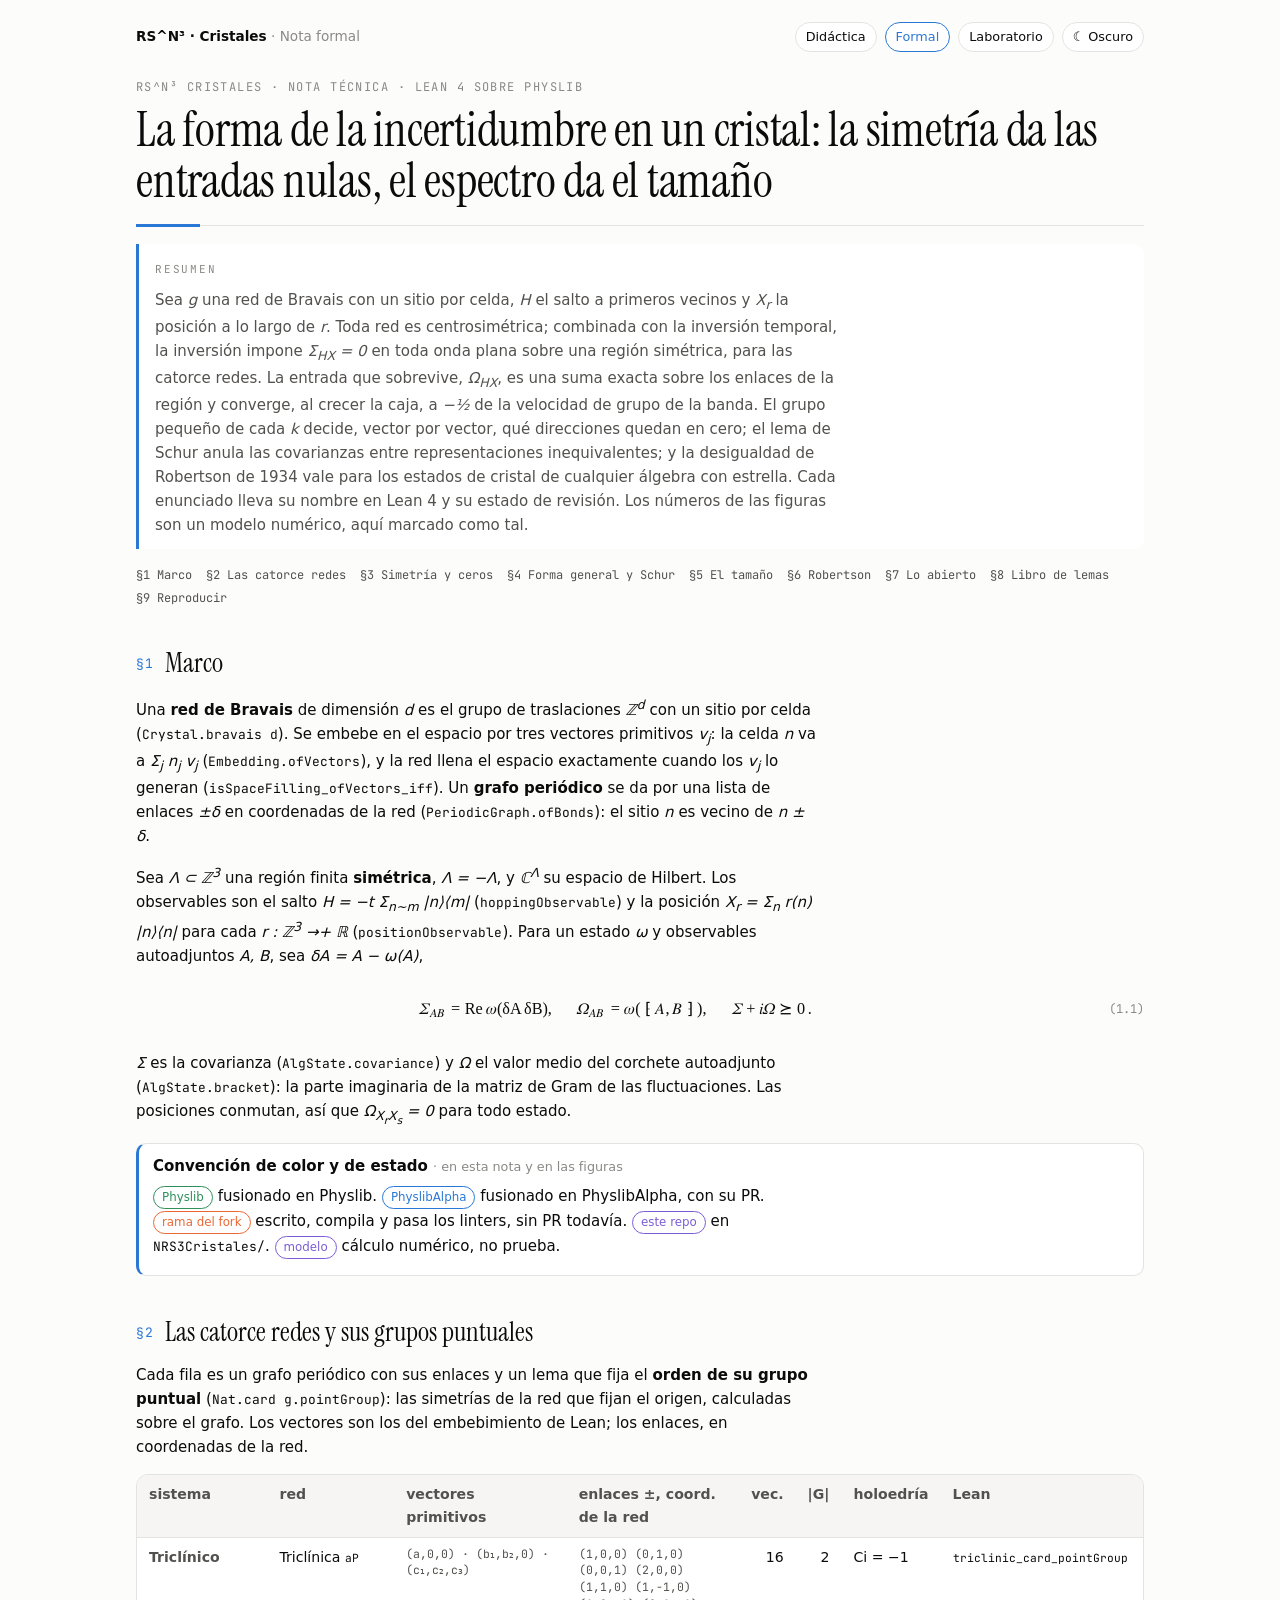
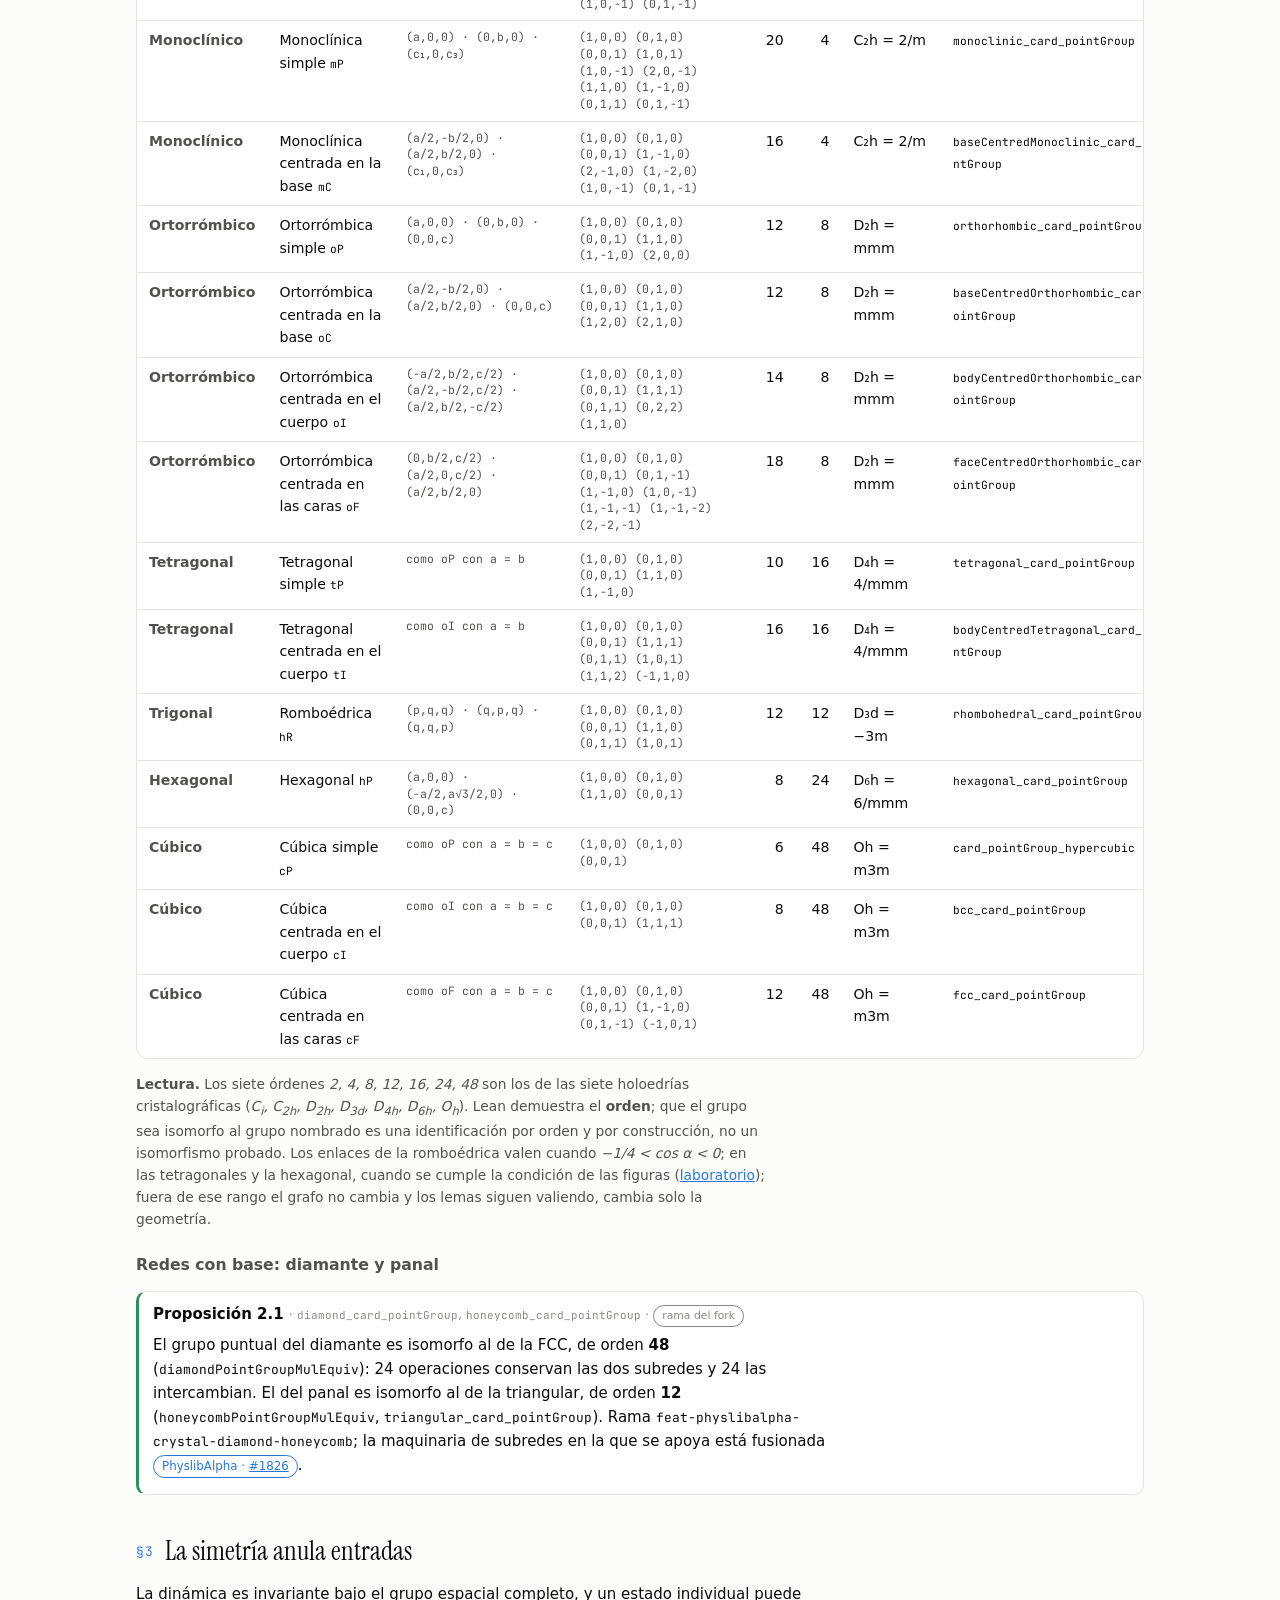
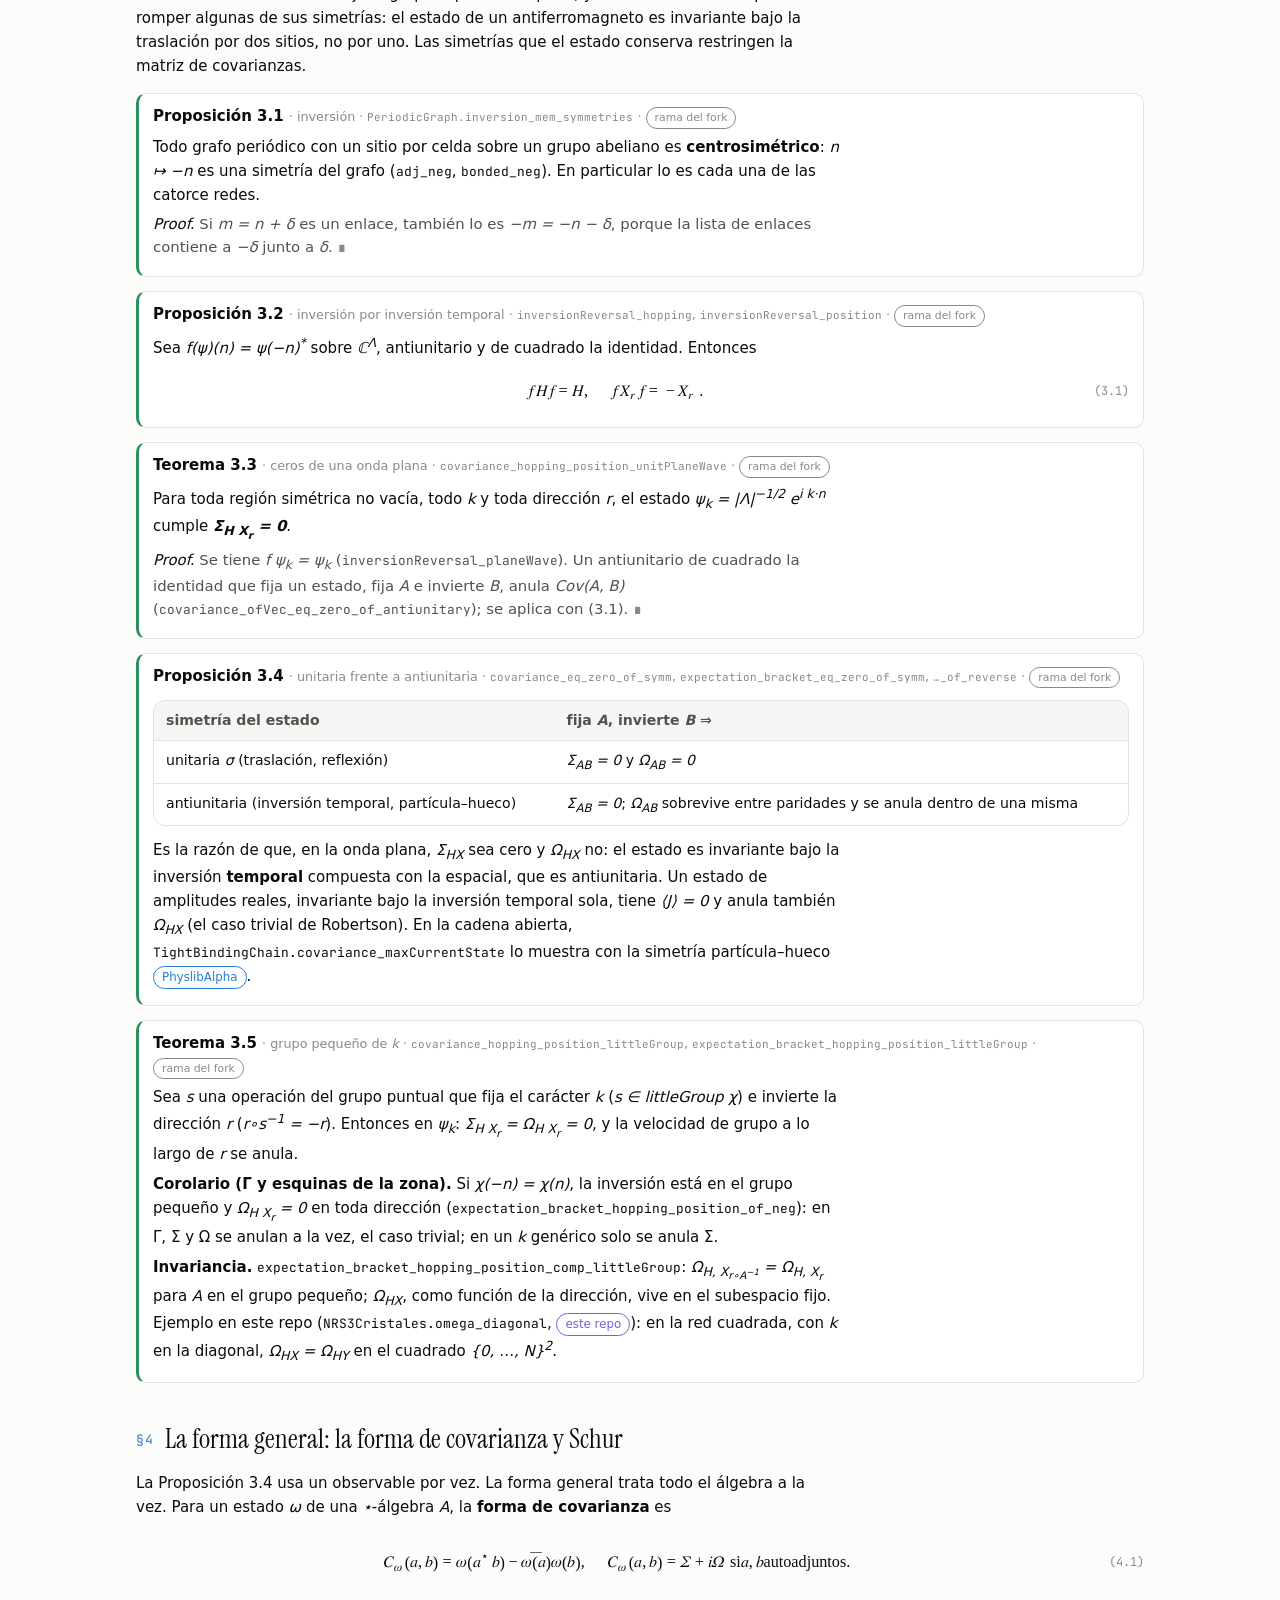
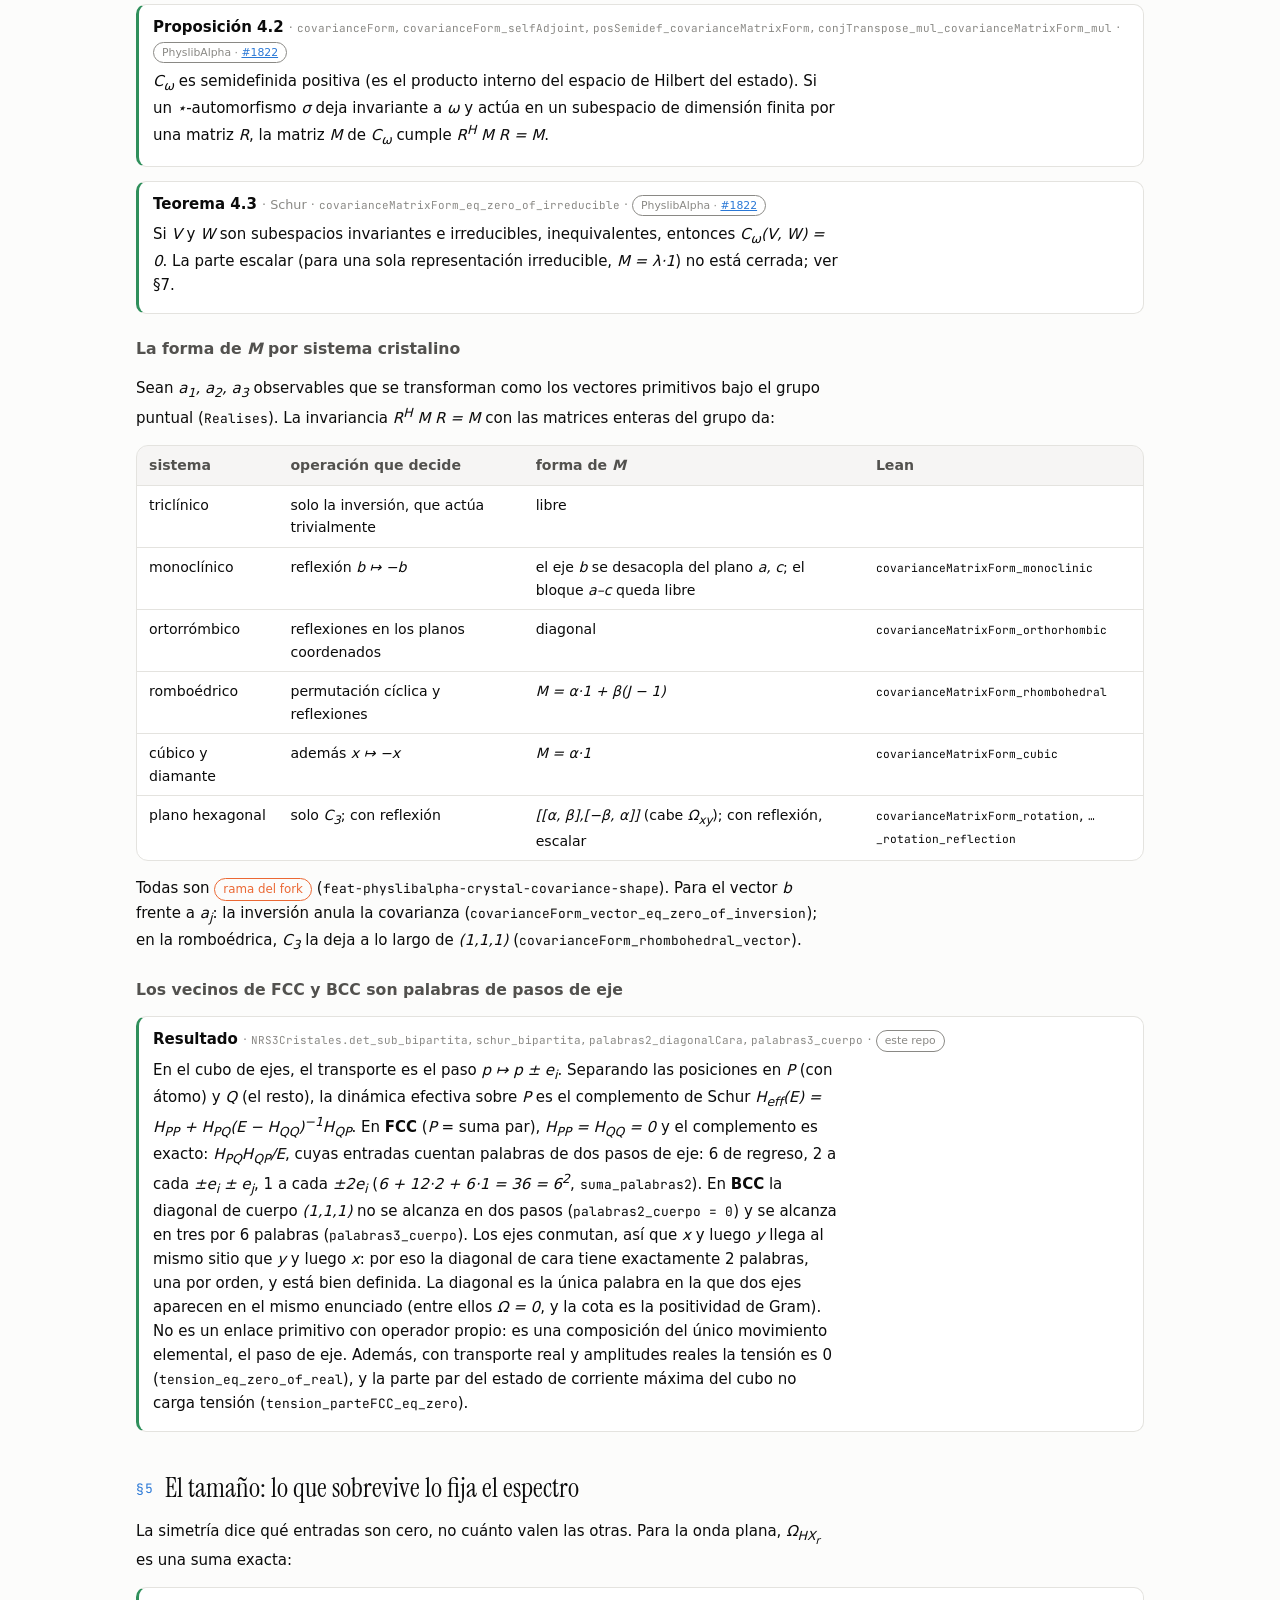
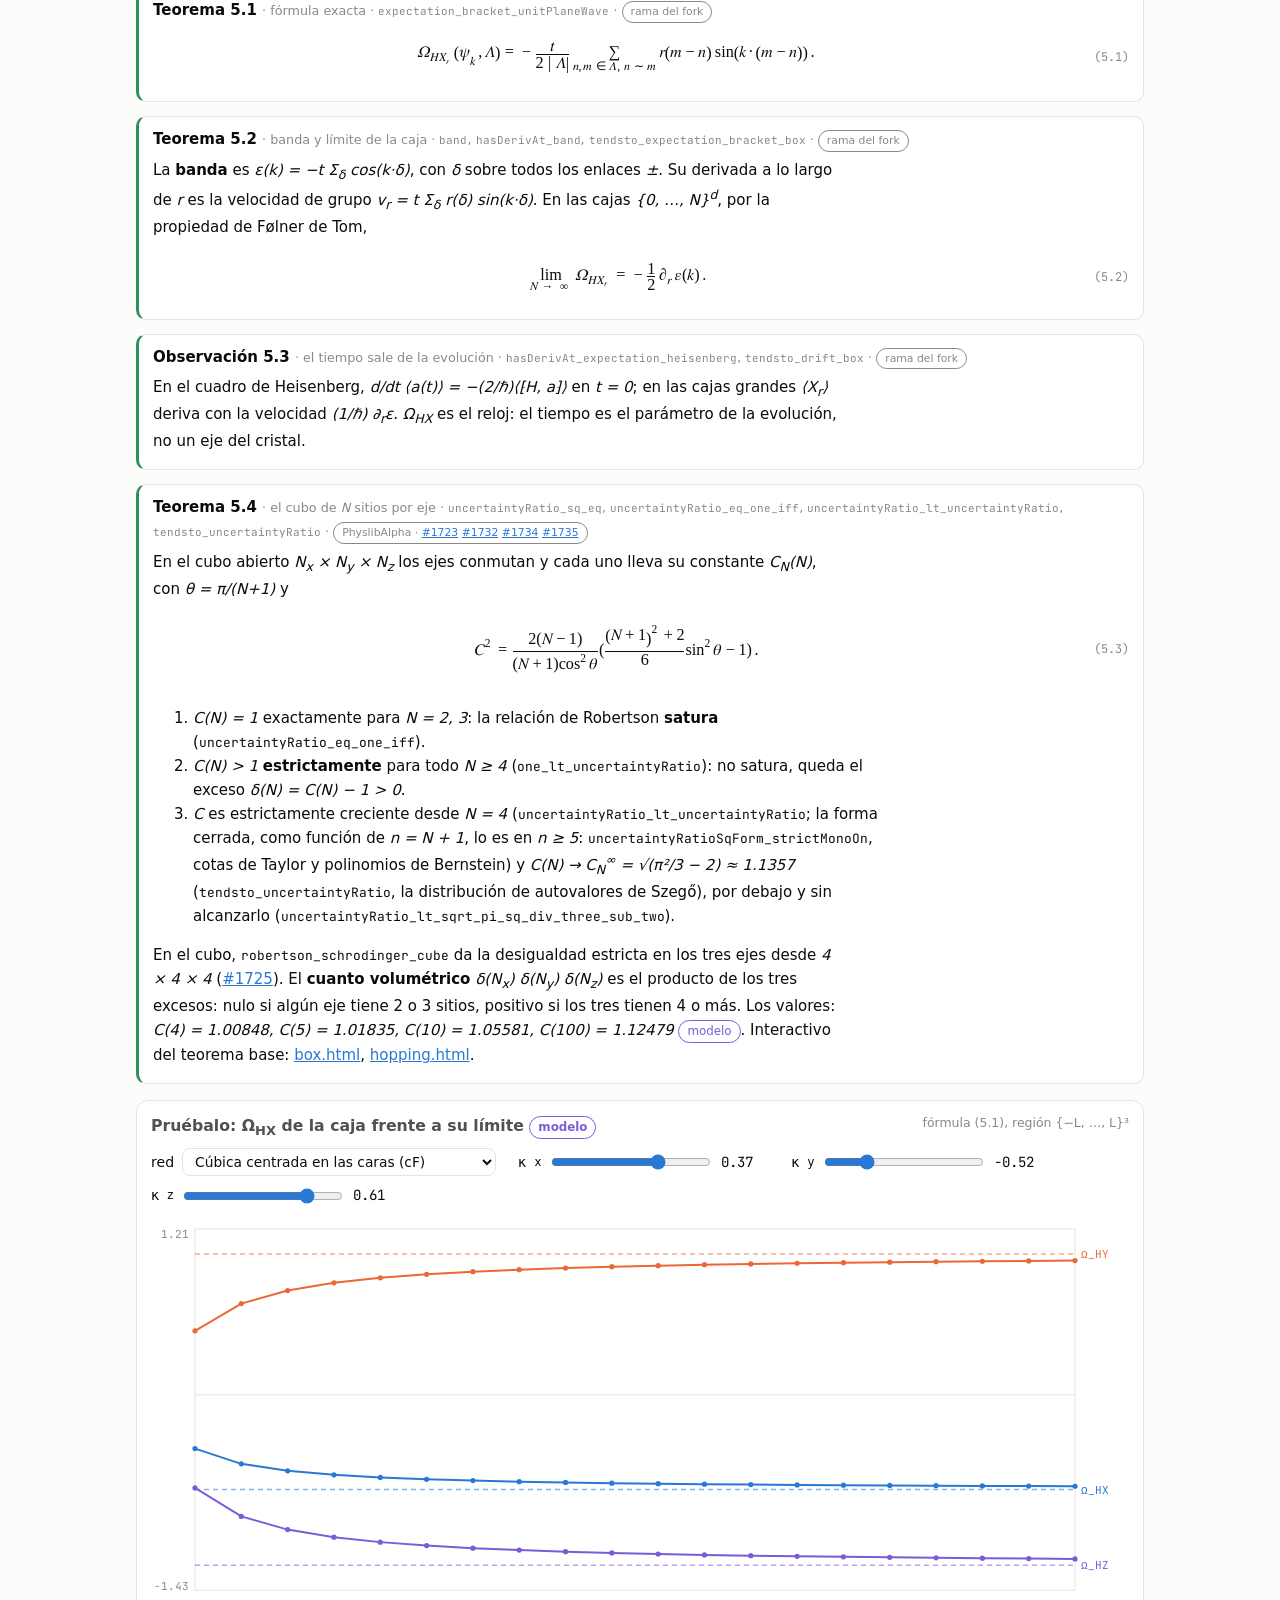
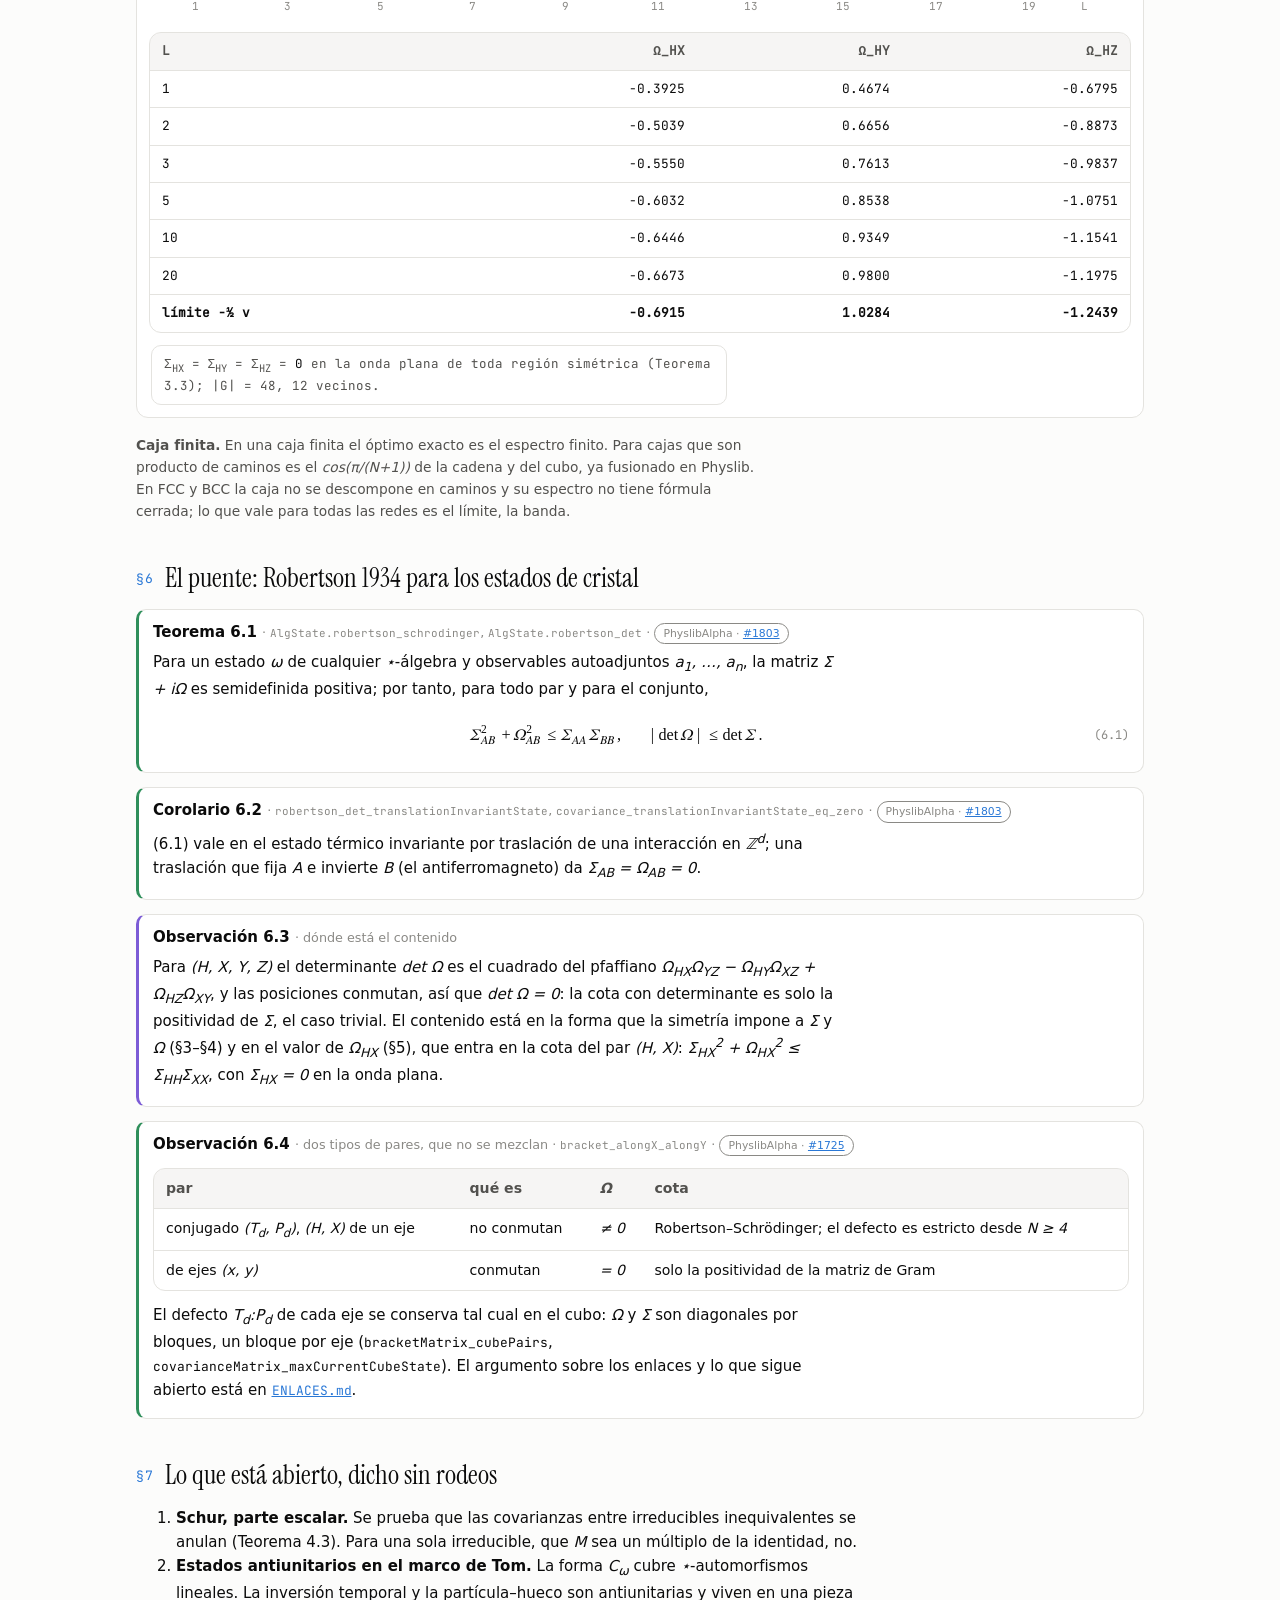
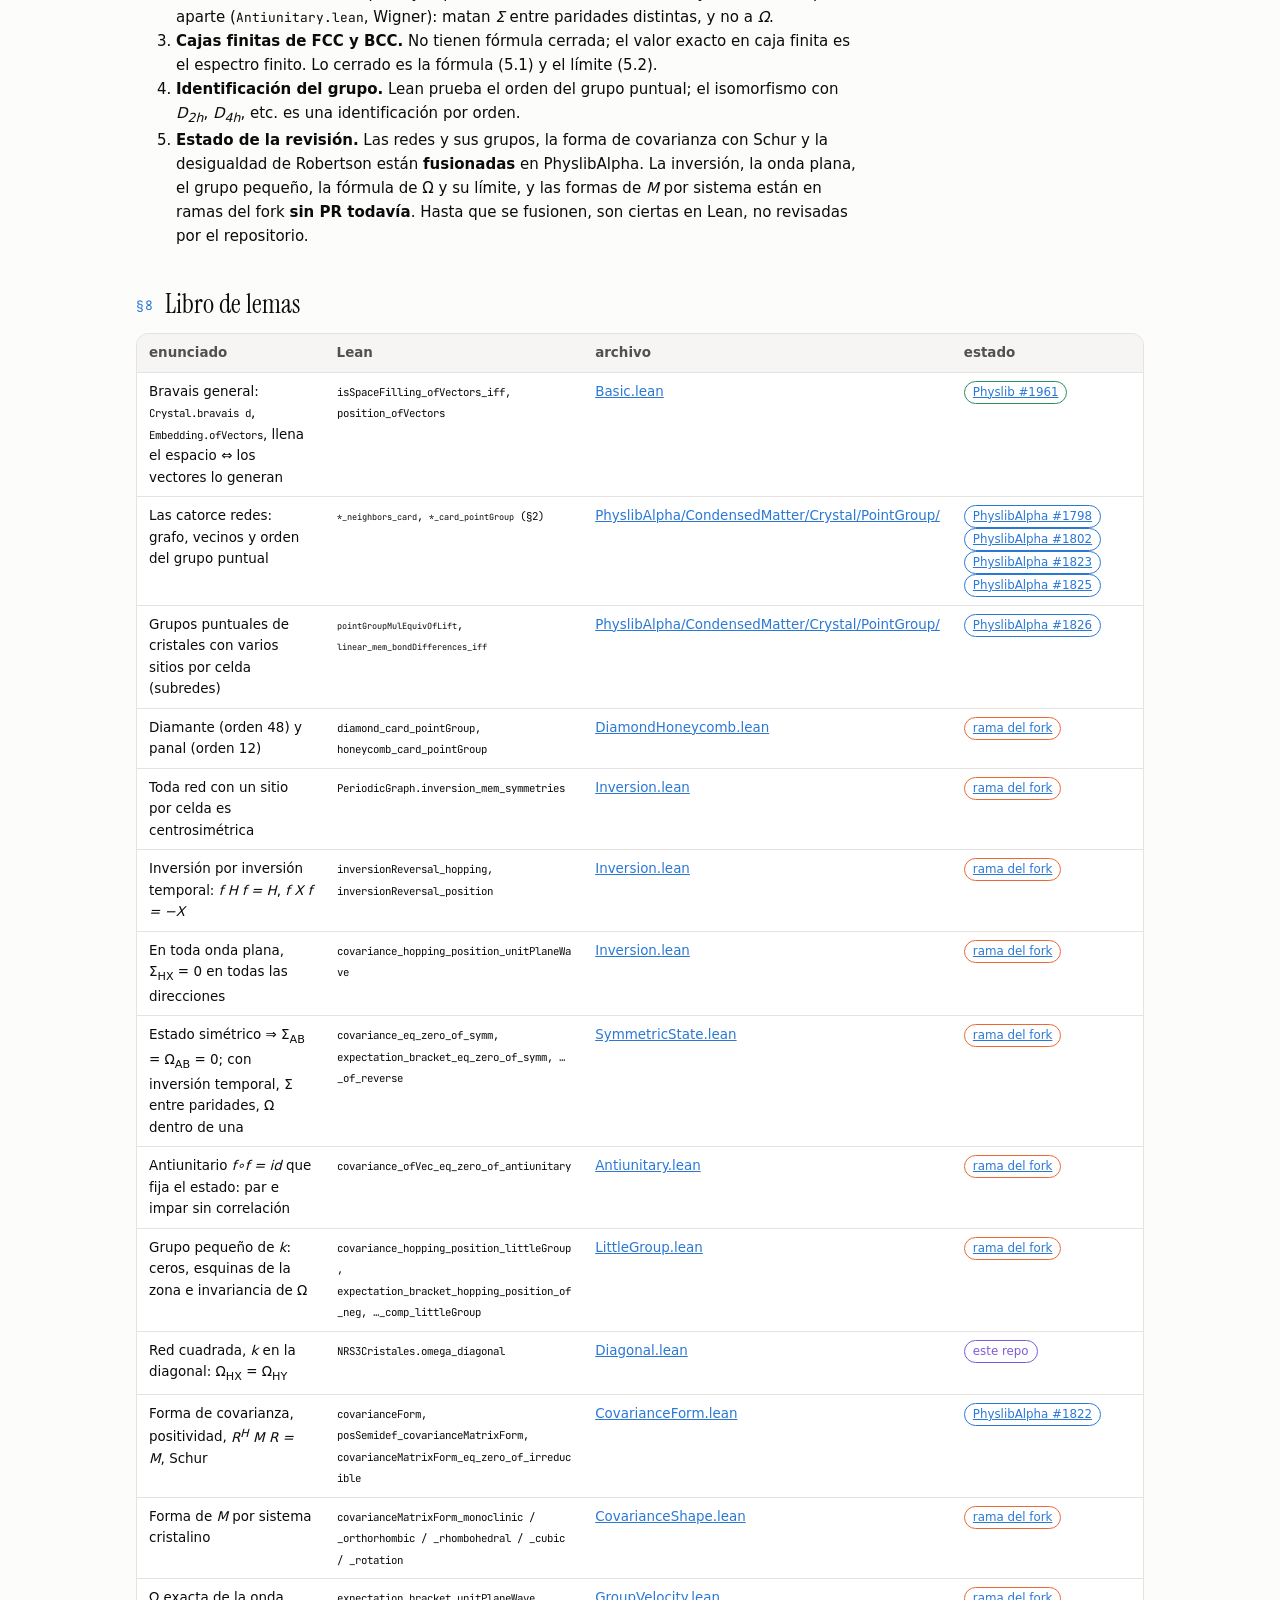
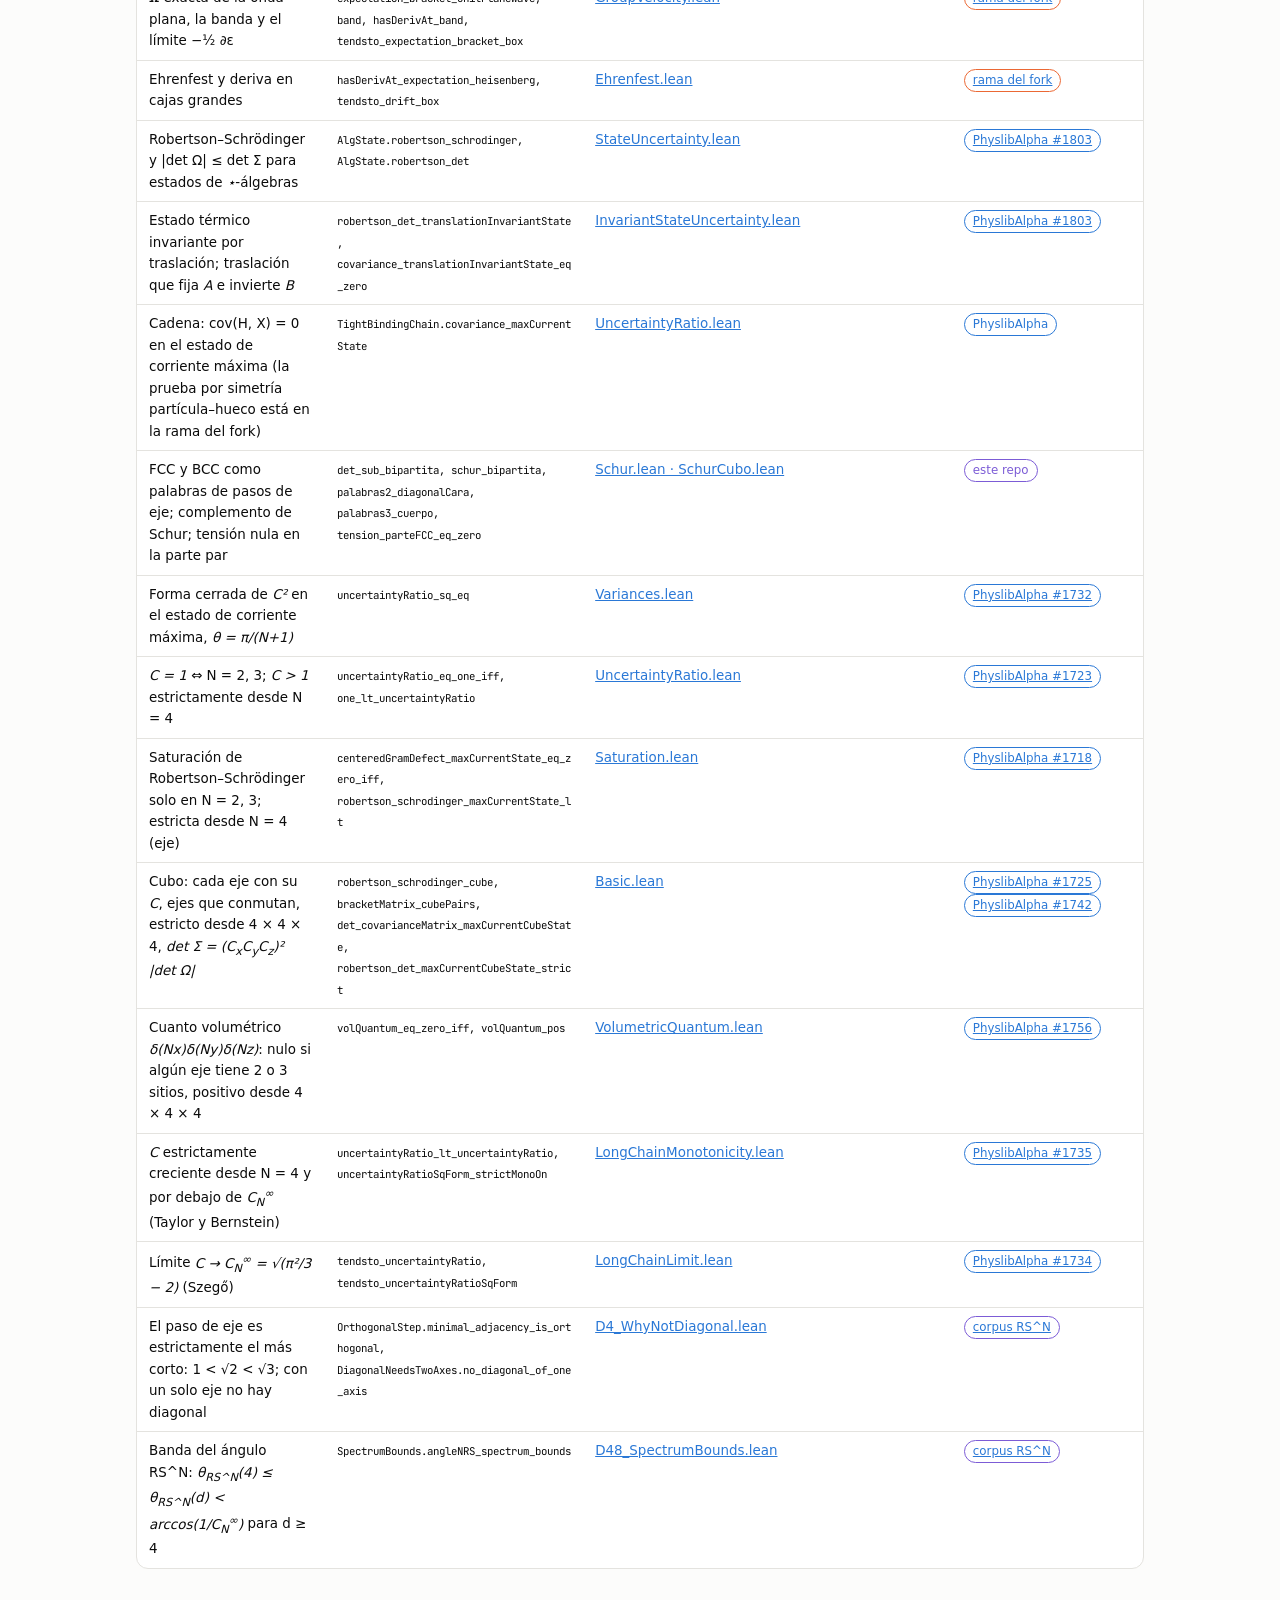
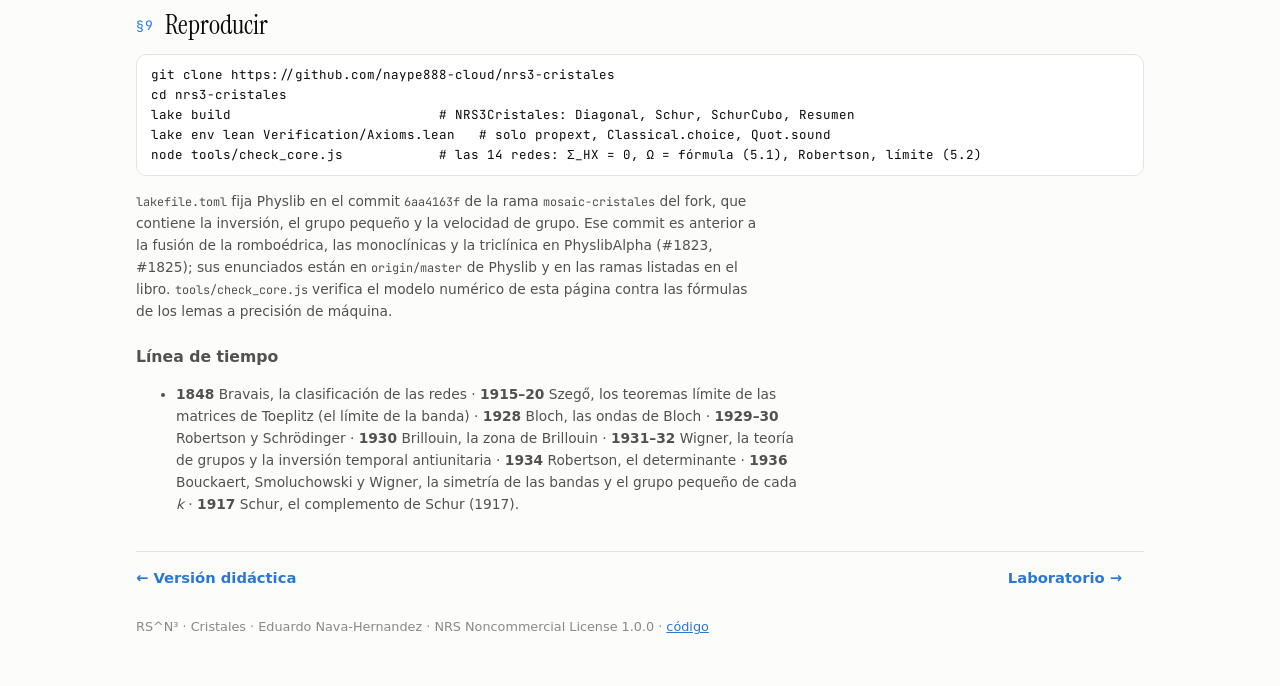
<file: docs/formal/index.html>
<!doctype html>
<html lang="es">
<head>
<meta charset="utf-8">
<meta name="viewport" content="width=device-width, initial-scale=1">
<title>Nota formal — RS^N³ · Cristales</title>
<meta name="description" content="La forma de las covarianzas y los corchetes en un cristal: las catorce redes de Bravais y sus grupos puntuales, la inversión, el grupo pequeño de cada k, el lema de Schur, la fórmula exacta de Ω y su límite, y Robertson 1934. Cada enunciado con su nombre en Lean 4 y su estado.">
<link rel="icon" href="../media/favicon.svg" type="image/svg+xml">
<meta property="og:type" content="article">
<meta property="og:site_name" content="RS^N³ · Cristales">
<meta property="og:title" content="La forma de la incertidumbre en un cristal: simetría y espectro">
<meta property="og:description" content="Catorce redes, sus grupos puntuales, la inversión, el grupo pequeño, Schur, Ω exacta y su límite, y Robertson 1934, en Lean 4.">
<meta property="og:url" content="https://naype888-cloud.github.io/nrs3-cristales/formal/">
<meta property="og:image" content="https://naype888-cloud.github.io/nrs3-cristales/media/og.png">
<script src="../shared/js/theme.js?v=20261027" data-toggle></script>
<link rel="stylesheet" href="../shared/css/page.css?v=20261027">
<link rel="stylesheet" href="../shared/css/crystal.css?v=20261027">
<style>
  main.formal { max-width: 1040px; }
  .toc { display: flex; flex-wrap: wrap; gap: 6px 14px; font: 12px/1.4 var(--mono); margin: 14px 0 0; }
  .toc a { text-decoration: none; color: var(--ink2); } .toc a:hover { color: var(--blue); }
  td code, th code { font-size: .8em; overflow-wrap: anywhere; }
  #t-latt td:nth-child(8) { min-width: 17em; } #t-latt td:nth-child(2) { min-width: 9em; } #t-ledger td:nth-child(2) { min-width: 16em; }
  .tw table td { vertical-align: top; }
  td.vec { font: 11.5px/1.45 var(--mono); color: var(--ink2); min-width: 15em; }
  td.sys { font-weight: 620; color: var(--ink2); white-space: nowrap; }
  .tw.ledger table { font-size: .84rem; }
  .ref { font-size: .86rem; color: var(--ink2); }
  .ref li { margin: 3px 0; }
  pre.cmd { background: var(--panel); border: 1px solid var(--grid); border-radius: 10px; padding: 10px 14px; overflow-x: auto; font: 12.5px/1.6 var(--mono); }
  .try .controls { margin-bottom: 4px; }
  .try select { font: inherit; font-size: .86rem; padding: 4px 8px; border-radius: 8px; border: 1px solid var(--grid); background: var(--panel); color: var(--ink); }
  .try table { font-family: var(--mono); font-size: .8rem; }
  .try canvas { display: block; width: 100%; aspect-ratio: 2.4 / 1; }
</style>
</head>
<body>
<main class="formal">
  <nav class="navbar" aria-label="Sitio">
    <a class="brand" href="../">RS^N³ · Cristales<span class="sect"> · Nota formal</span></a>
    <a class="pill" href="../didactic/">Didáctica</a>
    <a class="pill" href="./" aria-current="page">Formal</a>
    <a class="pill" href="../lab/">Laboratorio</a>
    <button class="pill" id="theme" type="button">☀ Claro</button>
  </nav>

  <p class="series">RS^N³ Cristales · Nota técnica · Lean 4 sobre Physlib</p>
  <h1>La forma de la incertidumbre en un cristal: la simetría da las entradas nulas, el espectro da el tamaño</h1>
  <div class="rule" aria-hidden="true"></div>

  <section class="abstract" aria-label="Resumen">
    <span class="k">Resumen</span>
    <p>Sea <i>g</i> una red de Bravais con un sitio por celda, <i>H</i> el salto a primeros vecinos y
    <i>X<sub>r</sub></i> la posición a lo largo de <i>r</i>. Toda red es centrosimétrica; combinada con la inversión
    temporal, la inversión impone <i>Σ<sub>HX</sub> = 0</i> en toda onda plana sobre una región simétrica, para las catorce
    redes. La entrada que sobrevive, <i>Ω<sub>HX</sub></i>, es una suma exacta sobre los enlaces de la región y converge, al
    crecer la caja, a <i>−½</i> de la velocidad de grupo de la banda. El grupo pequeño de cada <i>k</i> decide, vector por
    vector, qué direcciones quedan en cero; el lema de Schur anula las covarianzas entre representaciones inequivalentes; y
    la desigualdad de Robertson de 1934 vale para los estados de cristal de cualquier álgebra con estrella. Cada enunciado
    lleva su nombre en Lean 4 y su estado de revisión. Los números de las figuras son un modelo numérico, aquí marcado
    como tal.</p>
  </section>
  <nav class="toc" aria-label="Contenido">
    <a href="#s1">§1 Marco</a><a href="#s2">§2 Las catorce redes</a><a href="#s3">§3 Simetría y ceros</a>
    <a href="#s4">§4 Forma general y Schur</a><a href="#s5">§5 El tamaño</a><a href="#s6">§6 Robertson</a>
    <a href="#s7">§7 Lo abierto</a><a href="#s8">§8 Libro de lemas</a><a href="#s9">§9 Reproducir</a>
  </nav>

  <!-- ===================================================================== -->
  <h2 id="s1"><span class="no">§1</span>Marco</h2>
  <p>Una <b>red de Bravais</b> de dimensión <i>d</i> es el grupo de traslaciones <i>ℤ<sup>d</sup></i> con un sitio por celda
    (<code>Crystal.bravais d</code>). Se embebe en el espacio por tres vectores primitivos <i>v<sub>j</sub></i>: la celda
    <i>n</i> va a <i>Σ<sub>j</sub> n<sub>j</sub> v<sub>j</sub></i> (<code>Embedding.ofVectors</code>), y la red llena el espacio
    exactamente cuando los <i>v<sub>j</sub></i> lo generan (<code>isSpaceFilling_ofVectors_iff</code>).
    Un <b>grafo periódico</b> se da por una lista de enlaces <i>±δ</i> en coordenadas de la red
    (<code>PeriodicGraph.ofBonds</code>): el sitio <i>n</i> es vecino de <i>n ± δ</i>.</p>
  <p>Sea <i>Λ ⊂ ℤ<sup>3</sup></i> una región finita <b>simétrica</b>, <i>Λ = −Λ</i>, y <i>ℂ<sup>Λ</sup></i> su espacio de Hilbert. Los
    observables son el salto <i>H = −t Σ<sub>n∼m</sub> |n⟩⟨m|</i> (<code>hoppingObservable</code>) y la posición
    <i>X<sub>r</sub> = Σ<sub>n</sub> r(n) |n⟩⟨n|</i> para cada <i>r : ℤ<sup>3</sup> →+ ℝ</i> (<code>positionObservable</code>). Para un estado
    <i>ω</i> y observables autoadjuntos <i>A, B</i>, sea <i>δA = A − ω(A)</i>,</p>
  <div class="eq">
    <math display="block"><msub><mi>Σ</mi><mrow><mi>A</mi><mi>B</mi></mrow></msub><mo>=</mo><mi>Re</mi><mspace width=".2em"/><mi>ω</mi><mo>(</mo><mi>δA</mi><mspace width=".15em"/><mi>δB</mi><mo>)</mo><mo>,</mo>
      <mspace width="1.4em"/><msub><mi>Ω</mi><mrow><mi>A</mi><mi>B</mi></mrow></msub><mo>=</mo><mi>ω</mi><mo>(</mo><mo>⁅</mo><mi>A</mi><mo>,</mo><mi>B</mi><mo>⁆</mo><mo>)</mo><mo>,</mo>
      <mspace width="1.4em"/><mi>Σ</mi><mo>+</mo><mi>i</mi><mi>Ω</mi><mo>⪰</mo><mn>0</mn><mo>.</mo></math>
    <span class="tag">(1.1)</span>
  </div>
  <p><i>Σ</i> es la covarianza (<code>AlgState.covariance</code>) y <i>Ω</i> el valor medio del corchete autoadjunto
    (<code>AlgState.bracket</code>): la parte imaginaria de la matriz de Gram de las fluctuaciones. Las posiciones conmutan, así
    que <i>Ω<sub>X<sub>r</sub>X<sub>s</sub></sub> = 0</i> para todo estado.</p>
  <div class="prop def">
    <div class="h">Convención de color y de estado <span>· en esta nota y en las figuras</span></div>
    <p><span class="chip phys">Physlib</span> fusionado en Physlib. <span class="chip alpha">PhyslibAlpha</span> fusionado en PhyslibAlpha, con su PR.
      <span class="chip fork">rama del fork</span> escrito, compila y pasa los linters, sin PR todavía.
      <span class="chip pr">este repo</span> en <code>NRS3Cristales/</code>. <span class="chip model">modelo</span> cálculo numérico, no prueba.</p>
  </div>

  <!-- ===================================================================== -->
  <h2 id="s2"><span class="no">§2</span>Las catorce redes y sus grupos puntuales</h2>
  <p>Cada fila es un grafo periódico con sus enlaces y un lema que fija el <b>orden de su grupo puntual</b>
    (<code>Nat.card g.pointGroup</code>): las simetrías de la red que fijan el origen, calculadas sobre el grafo. Los vectores
    son los del embebimiento de Lean; los enlaces, en coordenadas de la red.</p>
  <div class="tw"><table id="t-latt">
<!--LT:begin-->
<tr><th>sistema</th><th>red</th><th>vectores primitivos</th><th>enlaces ±, coord. de la red</th><th class="num">vec.</th><th class="num">|G|</th><th>holoedría</th><th>Lean</th><th>estado</th></tr>
<tr><td class="sys">Triclínico</td><td>Triclínica <code>aP</code></td><td class="vec">(a,0,0) · (b₁,b₂,0) · (c₁,c₂,c₃)</td><td class="vec">(1,0,0) (0,1,0) (0,0,1) (2,0,0) (1,1,0) (1,-1,0) (1,0,-1) (0,1,-1)</td><td class="num">16</td><td class="num">2</td><td>Ci = −1</td><td><code>triclinic_card_pointGroup</code></td><td><span class="chip alpha"><a href="https://github.com/leanprover-community/physlib/pull/1825">PhyslibAlpha #1825</a></span> <span class="chip alpha"><a href="https://github.com/leanprover-community/physlib/pull/1896">#1896</a></span></td></tr>
<tr><td class="sys">Monoclínico</td><td>Monoclínica simple <code>mP</code></td><td class="vec">(a,0,0) · (0,b,0) · (c₁,0,c₃)</td><td class="vec">(1,0,0) (0,1,0) (0,0,1) (1,0,1) (1,0,-1) (2,0,-1) (1,1,0) (1,-1,0) (0,1,1) (0,1,-1)</td><td class="num">20</td><td class="num">4</td><td>C₂h = 2/m</td><td><code>monoclinic_card_pointGroup</code></td><td><span class="chip alpha"><a href="https://github.com/leanprover-community/physlib/pull/1825">PhyslibAlpha #1825</a></span> <span class="chip alpha"><a href="https://github.com/leanprover-community/physlib/pull/1896">#1896</a></span></td></tr>
<tr><td class="sys">Monoclínico</td><td>Monoclínica centrada en la base <code>mC</code></td><td class="vec">(a/2,−b/2,0) · (a/2,b/2,0) · (c₁,0,c₃)</td><td class="vec">(1,0,0) (0,1,0) (0,0,1) (1,-1,0) (2,-1,0) (1,-2,0) (1,0,-1) (0,1,-1)</td><td class="num">16</td><td class="num">4</td><td>C₂h = 2/m</td><td><code>baseCentredMonoclinic_card_pointGroup</code></td><td><span class="chip alpha"><a href="https://github.com/leanprover-community/physlib/pull/1825">PhyslibAlpha #1825</a></span> <span class="chip alpha"><a href="https://github.com/leanprover-community/physlib/pull/1896">#1896</a></span></td></tr>
<tr><td class="sys">Ortorrómbico</td><td>Ortorrómbica simple <code>oP</code></td><td class="vec">(a,0,0) · (0,b,0) · (0,0,c)</td><td class="vec">(1,0,0) (0,1,0) (0,0,1) (1,1,0) (1,-1,0) (2,0,0)</td><td class="num">12</td><td class="num">8</td><td>D₂h = mmm</td><td><code>orthorhombic_card_pointGroup</code></td><td><span class="chip alpha"><a href="https://github.com/leanprover-community/physlib/pull/1802">PhyslibAlpha #1802</a></span></td></tr>
<tr><td class="sys">Ortorrómbico</td><td>Ortorrómbica centrada en la base <code>oC</code></td><td class="vec">(a/2,−b/2,0) · (a/2,b/2,0) · (0,0,c)</td><td class="vec">(1,0,0) (0,1,0) (0,0,1) (1,1,0) (1,2,0) (2,1,0)</td><td class="num">12</td><td class="num">8</td><td>D₂h = mmm</td><td><code>baseCentredOrthorhombic_card_pointGroup</code></td><td><span class="chip alpha"><a href="https://github.com/leanprover-community/physlib/pull/1802">PhyslibAlpha #1802</a></span></td></tr>
<tr><td class="sys">Ortorrómbico</td><td>Ortorrómbica centrada en el cuerpo <code>oI</code></td><td class="vec">(−a/2,b/2,c/2) · (a/2,−b/2,c/2) · (a/2,b/2,−c/2)</td><td class="vec">(1,0,0) (0,1,0) (0,0,1) (1,1,1) (0,1,1) (0,2,2) (1,1,0)</td><td class="num">14</td><td class="num">8</td><td>D₂h = mmm</td><td><code>bodyCentredOrthorhombic_card_pointGroup</code></td><td><span class="chip alpha"><a href="https://github.com/leanprover-community/physlib/pull/1802">PhyslibAlpha #1802</a></span></td></tr>
<tr><td class="sys">Ortorrómbico</td><td>Ortorrómbica centrada en las caras <code>oF</code></td><td class="vec">(0,b/2,c/2) · (a/2,0,c/2) · (a/2,b/2,0)</td><td class="vec">(1,0,0) (0,1,0) (0,0,1) (0,1,-1) (1,-1,0) (1,0,-1) (1,-1,-1) (1,-1,-2) (2,-2,-1)</td><td class="num">18</td><td class="num">8</td><td>D₂h = mmm</td><td><code>faceCentredOrthorhombic_card_pointGroup</code></td><td><span class="chip alpha"><a href="https://github.com/leanprover-community/physlib/pull/1802">PhyslibAlpha #1802</a></span></td></tr>
<tr><td class="sys">Tetragonal</td><td>Tetragonal simple <code>tP</code></td><td class="vec">como oP con a = b</td><td class="vec">(1,0,0) (0,1,0) (0,0,1) (1,1,0) (1,-1,0)</td><td class="num">10</td><td class="num">16</td><td>D₄h = 4/mmm</td><td><code>tetragonal_card_pointGroup</code></td><td><span class="chip alpha"><a href="https://github.com/leanprover-community/physlib/pull/1798">PhyslibAlpha #1798</a></span></td></tr>
<tr><td class="sys">Tetragonal</td><td>Tetragonal centrada en el cuerpo <code>tI</code></td><td class="vec">como oI con a = b</td><td class="vec">(1,0,0) (0,1,0) (0,0,1) (1,1,1) (0,1,1) (1,0,1) (1,1,2) (-1,1,0)</td><td class="num">16</td><td class="num">16</td><td>D₄h = 4/mmm</td><td><code>bodyCentredTetragonal_card_pointGroup</code></td><td><span class="chip alpha"><a href="https://github.com/leanprover-community/physlib/pull/1798">PhyslibAlpha #1798</a></span></td></tr>
<tr><td class="sys">Trigonal</td><td>Romboédrica <code>hR</code></td><td class="vec">(p,q,q) · (q,p,q) · (q,q,p)</td><td class="vec">(1,0,0) (0,1,0) (0,0,1) (1,1,0) (0,1,1) (1,0,1)</td><td class="num">12</td><td class="num">12</td><td>D₃d = −3m</td><td><code>rhombohedral_card_pointGroup</code></td><td><span class="chip alpha"><a href="https://github.com/leanprover-community/physlib/pull/1823">PhyslibAlpha #1823</a></span></td></tr>
<tr><td class="sys">Hexagonal</td><td>Hexagonal <code>hP</code></td><td class="vec">(a,0,0) · (−a/2,a√3/2,0) · (0,0,c)</td><td class="vec">(1,0,0) (0,1,0) (1,1,0) (0,0,1)</td><td class="num">8</td><td class="num">24</td><td>D₆h = 6/mmm</td><td><code>hexagonal_card_pointGroup</code></td><td><span class="chip alpha"><a href="https://github.com/leanprover-community/physlib/pull/1798">PhyslibAlpha #1798</a></span></td></tr>
<tr><td class="sys">Cúbico</td><td>Cúbica simple <code>cP</code></td><td class="vec">como oP con a = b = c</td><td class="vec">(1,0,0) (0,1,0) (0,0,1)</td><td class="num">6</td><td class="num">48</td><td>Oh = m3m</td><td><code>card_pointGroup_hypercubic</code></td><td><span class="chip alpha">PhyslibAlpha</span></td></tr>
<tr><td class="sys">Cúbico</td><td>Cúbica centrada en el cuerpo <code>cI</code></td><td class="vec">como oI con a = b = c</td><td class="vec">(1,0,0) (0,1,0) (0,0,1) (1,1,1)</td><td class="num">8</td><td class="num">48</td><td>Oh = m3m</td><td><code>bcc_card_pointGroup</code></td><td><span class="chip alpha">PhyslibAlpha</span></td></tr>
<tr><td class="sys">Cúbico</td><td>Cúbica centrada en las caras <code>cF</code></td><td class="vec">como oF con a = b = c</td><td class="vec">(1,0,0) (0,1,0) (0,0,1) (1,-1,0) (0,1,-1) (-1,0,1)</td><td class="num">12</td><td class="num">48</td><td>Oh = m3m</td><td><code>fcc_card_pointGroup</code></td><td><span class="chip alpha">PhyslibAlpha</span></td></tr>
<!--LT:end-->
  </table></div>
  <p class="ref"><b>Lectura.</b> Los siete órdenes <i>2, 4, 8, 12, 16, 24, 48</i> son los de las siete holoedrías cristalográficas
    (<i>C<sub>i</sub>, C<sub>2h</sub>, D<sub>2h</sub>, D<sub>3d</sub>, D<sub>4h</sub>, D<sub>6h</sub>, O<sub>h</sub></i>). Lean demuestra el
    <b>orden</b>; que el grupo sea isomorfo al grupo nombrado es una identificación por orden y por construcción, no un
    isomorfismo probado. Los enlaces de la romboédrica valen cuando <i>−1/4 &lt; cos α &lt; 0</i>; en las tetragonales y la hexagonal,
    cuando se cumple la condición de las figuras (<a href="../lab/">laboratorio</a>); fuera de ese rango el grafo no cambia y los
    lemas siguen valiendo, cambia solo la geometría.</p>

  <h3>Redes con base: diamante y panal</h3>
  <div class="prop">
    <div class="h">Proposición 2.1 <span>· <code>diamond_card_pointGroup</code>, <code>honeycomb_card_pointGroup</code> · <span class="chip fork">rama del fork</span></span></div>
    <p>El grupo puntual del diamante es isomorfo al de la FCC, de orden <b>48</b> (<code>diamondPointGroupMulEquiv</code>): 24
    operaciones conservan las dos subredes y 24 las intercambian. El del panal es isomorfo al de la triangular, de orden
    <b>12</b> (<code>honeycombPointGroupMulEquiv</code>, <code>triangular_card_pointGroup</code>). Rama
    <code>feat-physlibalpha-crystal-diamond-honeycomb</code>; la maquinaria de subredes en la que se apoya está fusionada
    <span class="chip alpha">PhyslibAlpha · <a href="https://github.com/leanprover-community/physlib/pull/1826">#1826</a></span>.</p>
  </div>

  <!-- ===================================================================== -->
  <h2 id="s3"><span class="no">§3</span>La simetría anula entradas</h2>
  <p>La dinámica es invariante bajo el grupo espacial completo, y un estado individual puede romper algunas de sus simetrías:
    el estado de un antiferromagneto es invariante bajo la traslación por dos sitios, no por uno. Las simetrías que el estado
    conserva restringen la matriz de covarianzas.</p>

  <div class="prop">
    <div class="h">Proposición 3.1 <span>· inversión · <code>PeriodicGraph.inversion_mem_symmetries</code> · <span class="chip fork">rama del fork</span></span></div>
    <p>Todo grafo periódico con un sitio por celda sobre un grupo abeliano es <b>centrosimétrico</b>: <i>n ↦ −n</i> es una
    simetría del grafo (<code>adj_neg</code>, <code>bonded_neg</code>). En particular lo es cada una de las catorce redes.</p>
    <p class="proof">Si <i>m = n + δ</i> es un enlace, también lo es <i>−m = −n − δ</i>, porque la lista de enlaces contiene a <i>−δ</i> junto a <i>δ</i>.</p>
  </div>

  <div class="prop">
    <div class="h">Proposición 3.2 <span>· inversión por inversión temporal · <code>inversionReversal_hopping</code>, <code>inversionReversal_position</code> · <span class="chip fork">rama del fork</span></span></div>
    <p>Sea <i>f(ψ)(n) = ψ(−n)<sup>*</sup></i> sobre <i>ℂ<sup>Λ</sup></i>, antiunitario y de cuadrado la identidad. Entonces</p>
    <div class="eq"><math display="block"><mi>f</mi><mspace width=".15em"/><mi>H</mi><mspace width=".15em"/><mi>f</mi><mo>=</mo><mi>H</mi><mo>,</mo><mspace width="1.4em"/><mi>f</mi><mspace width=".15em"/><msub><mi>X</mi><mi>r</mi></msub><mspace width=".15em"/><mi>f</mi><mo>=</mo><mo>−</mo><msub><mi>X</mi><mi>r</mi></msub><mo>.</mo></math><span class="tag">(3.1)</span></div>
  </div>

  <div class="prop">
    <div class="h">Teorema 3.3 <span>· ceros de una onda plana · <code>covariance_hopping_position_unitPlaneWave</code> · <span class="chip fork">rama del fork</span></span></div>
    <p>Para toda región simétrica no vacía, todo <i>k</i> y toda dirección <i>r</i>, el estado <i>ψ<sub>k</sub> = |Λ|<sup>−1/2</sup> e<sup>i k·n</sup></i> cumple
    <b><i>Σ<sub>H X<sub>r</sub></sub> = 0</i></b>.</p>
    <p class="proof">Se tiene <i>f ψ<sub>k</sub> = ψ<sub>k</sub></i> (<code>inversionReversal_planeWave</code>). Un antiunitario de cuadrado la identidad que fija
    un estado, fija <i>A</i> e invierte <i>B</i>, anula <i>Cov(A, B)</i> (<code>covariance_ofVec_eq_zero_of_antiunitary</code>); se aplica con (3.1).</p>
  </div>

  <div class="prop">
    <div class="h">Proposición 3.4 <span>· unitaria frente a antiunitaria · <code>covariance_eq_zero_of_symm</code>, <code>expectation_bracket_eq_zero_of_symm</code>, <code>…_of_reverse</code> · <span class="chip fork">rama del fork</span></span></div>
    <div class="tw"><table>
      <tr><th>simetría del estado</th><th>fija <i>A</i>, invierte <i>B</i> ⇒</th></tr>
      <tr><td>unitaria <i>σ</i> (traslación, reflexión)</td><td><i>Σ<sub>AB</sub> = 0</i> y <i>Ω<sub>AB</sub> = 0</i></td></tr>
      <tr><td>antiunitaria (inversión temporal, partícula–hueco)</td><td><i>Σ<sub>AB</sub> = 0</i>; <i>Ω<sub>AB</sub></i> sobrevive entre paridades y se anula dentro de una misma</td></tr>
    </table></div>
    <p>Es la razón de que, en la onda plana, <i>Σ<sub>HX</sub></i> sea cero y <i>Ω<sub>HX</sub></i> no: el estado es invariante bajo
    la inversión <b>temporal</b> compuesta con la espacial, que es antiunitaria. Un estado de amplitudes reales, invariante bajo
    la inversión temporal sola, tiene <i>⟨J⟩ = 0</i> y anula también <i>Ω<sub>HX</sub></i> (el caso trivial de Robertson).
    En la cadena abierta, <code>TightBindingChain.covariance_maxCurrentState</code> lo muestra con la simetría partícula–hueco
    <span class="chip alpha">PhyslibAlpha</span>.</p>
  </div>

  <div class="prop">
    <div class="h">Teorema 3.5 <span>· grupo pequeño de <i>k</i> · <code>covariance_hopping_position_littleGroup</code>, <code>expectation_bracket_hopping_position_littleGroup</code> · <span class="chip fork">rama del fork</span></span></div>
    <p>Sea <i>s</i> una operación del grupo puntual que fija el carácter <i>k</i> (<i>s ∈ littleGroup χ</i>) e invierte la dirección
    <i>r</i> (<i>r∘s<sup>−1</sup> = −r</i>). Entonces en <i>ψ<sub>k</sub></i>: <i>Σ<sub>H X<sub>r</sub></sub> = Ω<sub>H X<sub>r</sub></sub> = 0</i>, y la velocidad de grupo
    a lo largo de <i>r</i> se anula.</p>
    <p><b>Corolario (Γ y esquinas de la zona).</b> Si <i>χ(−n) = χ(n)</i>, la inversión está en el grupo pequeño y
    <i>Ω<sub>H X<sub>r</sub></sub> = 0</i> en toda dirección (<code>expectation_bracket_hopping_position_of_neg</code>): en Γ, Σ y Ω se
    anulan a la vez, el caso trivial; en un <i>k</i> genérico solo se anula Σ.</p>
    <p><b>Invariancia.</b> <code>expectation_bracket_hopping_position_comp_littleGroup</code>: <i>Ω<sub>H, X<sub>r∘A<sup>−1</sup></sub></sub> = Ω<sub>H, X<sub>r</sub></sub></i> para <i>A</i> en el
    grupo pequeño; <i>Ω<sub>HX</sub></i>, como función de la dirección, vive en el subespacio fijo. Ejemplo en este repo
    (<code>NRS3Cristales.omega_diagonal</code>, <span class="chip pr">este repo</span>): en la red cuadrada, con <i>k</i> en la diagonal,
    <i>Ω<sub>HX</sub> = Ω<sub>HY</sub></i> en el cuadrado <i>{0, …, N}<sup>2</sup></i>.</p>
  </div>

  <!-- ===================================================================== -->
  <h2 id="s4"><span class="no">§4</span>La forma general: la forma de covarianza y Schur</h2>
  <p>La Proposición 3.4 usa un observable por vez. La forma general trata todo el álgebra a la vez. Para un estado <i>ω</i> de una
    <i>⋆</i>-álgebra <i>A</i>, la <b>forma de covarianza</b> es</p>
  <div class="eq"><math display="block"><msub><mi>C</mi><mi>ω</mi></msub><mo>(</mo><mi>a</mi><mo>,</mo><mi>b</mi><mo>)</mo><mo>=</mo><mi>ω</mi><mo>(</mo><msup><mi>a</mi><mo>⋆</mo></msup><mi>b</mi><mo>)</mo><mo>−</mo><mover><mrow><mi>ω</mi><mo>(</mo><mi>a</mi><mo>)</mo></mrow><mo>―</mo></mover><mi>ω</mi><mo>(</mo><mi>b</mi><mo>)</mo><mo>,</mo>
    <mspace width="1.2em"/><msub><mi>C</mi><mi>ω</mi></msub><mo>(</mo><mi>a</mi><mo>,</mo><mi>b</mi><mo>)</mo><mo>=</mo><mi>Σ</mi><mo>+</mo><mi>i</mi><mi>Ω</mi><mspace width=".4em"/><mtext>si </mtext><mi>a</mi><mo>,</mo><mi>b</mi><mtext> autoadjuntos.</mtext></math><span class="tag">(4.1)</span></div>
  <div class="prop">
    <div class="h">Proposición 4.2 <span>· <code>covarianceForm</code>, <code>covarianceForm_selfAdjoint</code>, <code>posSemidef_covarianceMatrixForm</code>, <code>conjTranspose_mul_covarianceMatrixForm_mul</code> · <span class="chip alpha">PhyslibAlpha · <a href="https://github.com/leanprover-community/physlib/pull/1822">#1822</a></span></span></div>
    <p><i>C<sub>ω</sub></i> es semidefinida positiva (es el producto interno del espacio de Hilbert del estado). Si un
    <i>⋆</i>-automorfismo <i>σ</i> deja invariante a <i>ω</i> y actúa en un subespacio de dimensión finita por una matriz <i>R</i>, la matriz
    <i>M</i> de <i>C<sub>ω</sub></i> cumple <i>R<sup>H</sup> M R = M</i>.</p>
  </div>
  <div class="prop">
    <div class="h">Teorema 4.3 <span>· Schur · <code>covarianceMatrixForm_eq_zero_of_irreducible</code> · <span class="chip alpha">PhyslibAlpha · <a href="https://github.com/leanprover-community/physlib/pull/1822">#1822</a></span></span></div>
    <p>Si <i>V</i> y <i>W</i> son subespacios invariantes e irreducibles, inequivalentes, entonces <i>C<sub>ω</sub>(V, W) = 0</i>. La parte
    escalar (para una sola representación irreducible, <i>M = λ·1</i>) no está cerrada; ver §7.</p>
  </div>

  <h3>La forma de <i>M</i> por sistema cristalino</h3>
  <p>Sean <i>a<sub>1</sub>, a<sub>2</sub>, a<sub>3</sub></i> observables que se transforman como los vectores primitivos bajo el grupo puntual
    (<code>Realises</code>). La invariancia <i>R<sup>H</sup> M R = M</i> con las matrices enteras del grupo da:</p>
  <div class="tw"><table>
    <tr><th>sistema</th><th>operación que decide</th><th>forma de <i>M</i></th><th>Lean</th></tr>
    <tr><td>triclínico</td><td>solo la inversión, que actúa trivialmente</td><td>libre</td><td></td></tr>
    <tr><td>monoclínico</td><td>reflexión <i>b ↦ −b</i></td><td>el eje <i>b</i> se desacopla del plano <i>a, c</i>; el bloque <i>a–c</i> queda libre</td><td><code>covarianceMatrixForm_monoclinic</code></td></tr>
    <tr><td>ortorrómbico</td><td>reflexiones en los planos coordenados</td><td>diagonal</td><td><code>covarianceMatrixForm_orthorhombic</code></td></tr>
    <tr><td>romboédrico</td><td>permutación cíclica y reflexiones</td><td><i>M = α·1 + β(J − 1)</i></td><td><code>covarianceMatrixForm_rhombohedral</code></td></tr>
    <tr><td>cúbico y diamante</td><td>además <i>x ↦ −x</i></td><td><i>M = α·1</i></td><td><code>covarianceMatrixForm_cubic</code></td></tr>
    <tr><td>plano hexagonal</td><td>solo <i>C<sub>3</sub></i>; con reflexión</td><td><i>[[α, β],[−β, α]]</i> (cabe <i>Ω<sub>xy</sub></i>); con reflexión, escalar</td><td><code>covarianceMatrixForm_rotation</code>, <code>…_rotation_reflection</code></td></tr>
  </table></div>
  <p>Todas son <span class="chip fork">rama del fork</span> (<code>feat-physlibalpha-crystal-covariance-shape</code>). Para el vector <i>b</i> frente a
    <i>a<sub>j</sub></i>: la inversión anula la covarianza (<code>covarianceForm_vector_eq_zero_of_inversion</code>); en la romboédrica,
    <i>C<sub>3</sub></i> la deja a lo largo de <i>(1,1,1)</i> (<code>covarianceForm_rhombohedral_vector</code>).</p>

  <h3>Los vecinos de FCC y BCC son palabras de pasos de eje</h3>
  <div class="prop">
    <div class="h">Resultado <span>· <code>NRS3Cristales.det_sub_bipartita</code>, <code>schur_bipartita</code>, <code>palabras2_diagonalCara</code>, <code>palabras3_cuerpo</code> · <span class="chip pr">este repo</span></span></div>
    <p>En el cubo de ejes, el transporte es el paso <i>p ↦ p ± e<sub>i</sub></i>. Separando las posiciones en <i>P</i> (con átomo) y
    <i>Q</i> (el resto), la dinámica efectiva sobre <i>P</i> es el complemento de Schur
    <i>H<sub>eff</sub>(E) = H<sub>PP</sub> + H<sub>PQ</sub>(E − H<sub>QQ</sub>)<sup>−1</sup>H<sub>QP</sub></i>.
    En <b>FCC</b> (<i>P</i> = suma par), <i>H<sub>PP</sub> = H<sub>QQ</sub> = 0</i> y el complemento es exacto: <i>H<sub>PQ</sub>H<sub>QP</sub>/E</i>, cuyas entradas
    cuentan palabras de dos pasos de eje: 6 de regreso, 2 a cada <i>±e<sub>i</sub> ± e<sub>j</sub></i>, 1 a cada <i>±2e<sub>i</sub></i>
    (<i>6 + 12·2 + 6·1 = 36 = 6<sup>2</sup></i>, <code>suma_palabras2</code>). En <b>BCC</b> la diagonal de cuerpo <i>(1,1,1)</i> no se alcanza en dos
    pasos (<code>palabras2_cuerpo = 0</code>) y se alcanza en tres por 6 palabras (<code>palabras3_cuerpo</code>). Los ejes conmutan, así que <i>x</i> y luego <i>y</i> llega al mismo sitio que <i>y</i> y luego <i>x</i>: por eso la diagonal de cara
    tiene exactamente 2 palabras, una por orden, y está bien definida. La diagonal es la única palabra en la que dos ejes aparecen en el mismo
    enunciado (entre ellos <i>Ω = 0</i>, y la cota es la positividad de Gram). No es un enlace primitivo con operador propio: es una composición
    del único movimiento elemental, el paso de eje. Además, con transporte real y
    amplitudes reales la tensión es 0 (<code>tension_eq_zero_of_real</code>), y la parte par del estado de corriente máxima del cubo
    no carga tensión (<code>tension_parteFCC_eq_zero</code>).</p>
  </div>

  <!-- ===================================================================== -->
  <h2 id="s5"><span class="no">§5</span>El tamaño: lo que sobrevive lo fija el espectro</h2>
  <p>La simetría dice qué entradas son cero, no cuánto valen las otras. Para la onda plana, <i>Ω<sub>HX<sub>r</sub></sub></i> es una suma exacta:</p>
  <div class="prop">
    <div class="h">Teorema 5.1 <span>· fórmula exacta · <code>expectation_bracket_unitPlaneWave</code> · <span class="chip fork">rama del fork</span></span></div>
    <div class="eq"><math display="block"><msub><mi>Ω</mi><mrow><mi>H</mi><msub><mi>X</mi><mi>r</mi></msub></mrow></msub><mo>(</mo><msub><mi>ψ</mi><mi>k</mi></msub><mo>,</mo><mi>Λ</mi><mo>)</mo><mo>=</mo><mo>−</mo><mfrac><mi>t</mi><mrow><mn>2</mn><mo>|</mo><mi>Λ</mi><mo>|</mo></mrow></mfrac><munder><mo>∑</mo><mrow><mi>n</mi><mo>,</mo><mi>m</mi><mo>∈</mo><mi>Λ</mi><mo>,</mo><mspace width=".2em"/><mi>n</mi><mo>∼</mo><mi>m</mi></mrow></munder><mi>r</mi><mo>(</mo><mi>m</mi><mo>−</mo><mi>n</mi><mo>)</mo><mspace width=".2em"/><mi>sin</mi><mo>(</mo><mi>k</mi><mo>·</mo><mo>(</mo><mi>m</mi><mo>−</mo><mi>n</mi><mo>)</mo><mo>)</mo><mo>.</mo></math><span class="tag">(5.1)</span></div>
  </div>
  <div class="prop">
    <div class="h">Teorema 5.2 <span>· banda y límite de la caja · <code>band</code>, <code>hasDerivAt_band</code>, <code>tendsto_expectation_bracket_box</code> · <span class="chip fork">rama del fork</span></span></div>
    <p>La <b>banda</b> es <i>ε(k) = −t Σ<sub>δ</sub> cos(k·δ)</i>, con <i>δ</i> sobre todos los enlaces <i>±</i>. Su derivada a lo largo de <i>r</i>
    es la velocidad de grupo <i>v<sub>r</sub> = t Σ<sub>δ</sub> r(δ) sin(k·δ)</i>. En las cajas <i>{0, …, N}<sup>d</sup></i>, por la
    propiedad de Følner de Tom,</p>
    <div class="eq"><math display="block"><munder><mo>lim</mo><mrow><mi>N</mi><mo>→</mo><mo>∞</mo></mrow></munder><msub><mi>Ω</mi><mrow><mi>H</mi><msub><mi>X</mi><mi>r</mi></msub></mrow></msub><mo>=</mo><mo>−</mo><mfrac><mn>1</mn><mn>2</mn></mfrac><msub><mo>∂</mo><mi>r</mi></msub><mi>ε</mi><mo>(</mo><mi>k</mi><mo>)</mo><mo>.</mo></math><span class="tag">(5.2)</span></div>
  </div>
  <div class="prop">
    <div class="h">Observación 5.3 <span>· el tiempo sale de la evolución · <code>hasDerivAt_expectation_heisenberg</code>, <code>tendsto_drift_box</code> · <span class="chip fork">rama del fork</span></span></div>
    <p>En el cuadro de Heisenberg, <i>d/dt ⟨a(t)⟩ = −(2/ℏ)⟨⁅H, a⁆⟩</i> en <i>t = 0</i>; en las cajas grandes <i>⟨X<sub>r</sub>⟩</i> deriva con la
    velocidad <i>(1/ℏ) ∂<sub>r</sub>ε</i>. <i>Ω<sub>HX</sub></i> es el reloj: el tiempo es el parámetro de la evolución, no un eje del cristal.</p>
  </div>

  <div class="prop">
    <div class="h">Teorema 5.4 <span>· el cubo de <i>N</i> sitios por eje · <code>uncertaintyRatio_sq_eq</code>, <code>uncertaintyRatio_eq_one_iff</code>, <code>uncertaintyRatio_lt_uncertaintyRatio</code>, <code>tendsto_uncertaintyRatio</code> · <span class="chip alpha">PhyslibAlpha · <a href="https://github.com/leanprover-community/physlib/pull/1723">#1723</a> <a href="https://github.com/leanprover-community/physlib/pull/1732">#1732</a> <a href="https://github.com/leanprover-community/physlib/pull/1734">#1734</a> <a href="https://github.com/leanprover-community/physlib/pull/1735">#1735</a></span></span></div>
    <p>En el cubo abierto <i>N<sub>x</sub> × N<sub>y</sub> × N<sub>z</sub></i> los ejes conmutan y cada uno lleva su constante <i>C<sub>N</sub>(N)</i>, con
    <i>θ = π/(N+1)</i> y</p>
    <div class="eq"><math display="block"><msup><mi>C</mi><mn>2</mn></msup><mo>=</mo><mfrac><mrow><mn>2</mn><mo>(</mo><mi>N</mi><mo>−</mo><mn>1</mn><mo>)</mo></mrow><mrow><mo>(</mo><mi>N</mi><mo>+</mo><mn>1</mn><mo>)</mo><msup><mi>cos</mi><mn>2</mn></msup><mi>θ</mi></mrow></mfrac><mo>(</mo><mfrac><mrow><mo>(</mo><mi>N</mi><mo>+</mo><mn>1</mn><msup><mo>)</mo><mn>2</mn></msup><mo>+</mo><mn>2</mn></mrow><mn>6</mn></mfrac><msup><mi>sin</mi><mn>2</mn></msup><mi>θ</mi><mo>−</mo><mn>1</mn><mo>)</mo><mo>.</mo></math><span class="tag">(5.3)</span></div>
    <ol>
      <li><i>C(N) = 1</i> exactamente para <i>N = 2, 3</i>: la relación de Robertson <b>satura</b> (<code>uncertaintyRatio_eq_one_iff</code>).</li>
      <li><i>C(N) &gt; 1</i> <b>estrictamente</b> para todo <i>N ≥ 4</i> (<code>one_lt_uncertaintyRatio</code>): no satura, queda el exceso <i>δ(N) = C(N) − 1 &gt; 0</i>.</li>
      <li><i>C</i> es estrictamente creciente desde <i>N = 4</i> (<code>uncertaintyRatio_lt_uncertaintyRatio</code>; la forma cerrada, como función de <i>n = N + 1</i>, lo es en <i>n ≥ 5</i>: <code>uncertaintyRatioSqForm_strictMonoOn</code>, cotas de Taylor y polinomios de Bernstein) y <i>C(N) → C<sub>N</sub><sup>∞</sup> = √(π²/3 − 2) ≈ 1.1357</i> (<code>tendsto_uncertaintyRatio</code>, la distribución de autovalores de Szegő), por debajo y sin alcanzarlo (<code>uncertaintyRatio_lt_sqrt_pi_sq_div_three_sub_two</code>).</li>
    </ol>
    <p>En el cubo, <code>robertson_schrodinger_cube</code> da la desigualdad estricta en los tres ejes desde <i>4 × 4 × 4</i> (<a href="https://github.com/leanprover-community/physlib/pull/1725">#1725</a>). El <b>cuanto volumétrico</b> <i>δ(N<sub>x</sub>) δ(N<sub>y</sub>) δ(N<sub>z</sub>)</i> es el producto de los tres excesos: nulo si algún eje tiene 2 o 3 sitios,
    positivo si los tres tienen 4 o más. Los valores: <i>C(4) = 1.00848, C(5) = 1.01835, C(10) = 1.05581, C(100) = 1.12479</i>
    <span class="chip model">modelo</span>. Interactivo del teorema base:
    <a href="https://naype888-cloud.github.io/nava-robertson-schrodinger/box.html">box.html</a>, <a href="https://naype888-cloud.github.io/nava-robertson-schrodinger/hopping.html">hopping.html</a>.</p>
  </div>

  <div class="card try" id="try">
    <div class="head"><h3>Pruébalo: Ω<sub>HX</sub> de la caja frente a su límite <span class="chip model">modelo</span></h3><span class="src">fórmula (5.1), región {−L, …, L}³</span></div>
    <div class="controls">
      <label>red <select id="tl" aria-label="Elegir red"></select></label>
      <label>κ<sub>x</sub><input type="range" id="tkx" min="-1" max="1" step="0.01" value="0.37"><output id="tvkx"></output></label>
      <label>κ<sub>y</sub><input type="range" id="tky" min="-1" max="1" step="0.01" value="-0.52"><output id="tvky"></output></label>
      <label>κ<sub>z</sub><input type="range" id="tkz" min="-1" max="1" step="0.01" value="0.61"><output id="tvkz"></output></label>
    </div>
    <canvas id="tc" aria-label="Ω de la caja contra su tamaño L, con el límite −½ v"></canvas>
    <div class="tw"><table id="tt"></table></div>
    <p class="readout" id="tr" aria-live="polite"></p>
  </div>

  <p class="ref"><b>Caja finita.</b> En una caja finita el óptimo exacto es el espectro finito. Para cajas que son producto de caminos es el
    <i>cos(π/(N+1))</i> de la cadena y del cubo, ya fusionado en Physlib. En FCC y BCC la caja no se descompone en caminos y su
    espectro no tiene fórmula cerrada; lo que vale para todas las redes es el límite, la banda.</p>

  <!-- ===================================================================== -->
  <h2 id="s6"><span class="no">§6</span>El puente: Robertson 1934 para los estados de cristal</h2>
  <div class="prop">
    <div class="h">Teorema 6.1 <span>· <code>AlgState.robertson_schrodinger</code>, <code>AlgState.robertson_det</code> · <span class="chip alpha">PhyslibAlpha · <a href="https://github.com/leanprover-community/physlib/pull/1803">#1803</a></span></span></div>
    <p>Para un estado <i>ω</i> de cualquier <i>⋆</i>-álgebra y observables autoadjuntos <i>a<sub>1</sub>, …, a<sub>n</sub></i>, la matriz <i>Σ + iΩ</i> es semidefinida
    positiva; por tanto, para todo par y para el conjunto,</p>
    <div class="eq"><math display="block"><msubsup><mi>Σ</mi><mrow><mi>A</mi><mi>B</mi></mrow><mn>2</mn></msubsup><mo>+</mo><msubsup><mi>Ω</mi><mrow><mi>A</mi><mi>B</mi></mrow><mn>2</mn></msubsup><mo>≤</mo><msub><mi>Σ</mi><mrow><mi>A</mi><mi>A</mi></mrow></msub><msub><mi>Σ</mi><mrow><mi>B</mi><mi>B</mi></mrow></msub><mo>,</mo>
      <mspace width="1.4em"/><mo>|</mo><mi>det</mi><mspace width=".15em"/><mi>Ω</mi><mo>|</mo><mo>≤</mo><mi>det</mi><mspace width=".15em"/><mi>Σ</mi><mo>.</mo></math><span class="tag">(6.1)</span></div>
  </div>
  <div class="prop">
    <div class="h">Corolario 6.2 <span>· <code>robertson_det_translationInvariantState</code>, <code>covariance_translationInvariantState_eq_zero</code> · <span class="chip alpha">PhyslibAlpha · <a href="https://github.com/leanprover-community/physlib/pull/1803">#1803</a></span></span></div>
    <p>(6.1) vale en el estado térmico invariante por traslación de una interacción en <i>ℤ<sup>d</sup></i>; una traslación que fija
    <i>A</i> e invierte <i>B</i> (el antiferromagneto) da <i>Σ<sub>AB</sub> = Ω<sub>AB</sub> = 0</i>.</p>
  </div>
  <div class="prop model">
    <div class="h">Observación 6.3 <span>· dónde está el contenido</span></div>
    <p>Para <i>(H, X, Y, Z)</i> el determinante <i>det Ω</i> es el cuadrado del pfaffiano
    <i>Ω<sub>HX</sub>Ω<sub>YZ</sub> − Ω<sub>HY</sub>Ω<sub>XZ</sub> + Ω<sub>HZ</sub>Ω<sub>XY</sub></i>, y las posiciones conmutan, así que
    <i>det Ω = 0</i>: la cota con determinante es solo la positividad de <i>Σ</i>, el caso trivial. El contenido está en la forma que
    la simetría impone a <i>Σ</i> y <i>Ω</i> (§3–§4) y en el valor de <i>Ω<sub>HX</sub></i> (§5), que entra en la cota del par
    <i>(H, X)</i>: <i>Σ<sub>HX</sub><sup>2</sup> + Ω<sub>HX</sub><sup>2</sup> ≤ Σ<sub>HH</sub>Σ<sub>XX</sub></i>, con <i>Σ<sub>HX</sub> = 0</i> en la onda plana.</p>
  </div>

  <div class="prop">
    <div class="h">Observación 6.4 <span>· dos tipos de pares, que no se mezclan · <code>bracket_alongX_alongY</code> · <span class="chip alpha">PhyslibAlpha · <a href="https://github.com/leanprover-community/physlib/pull/1725">#1725</a></span></span></div>
    <div class="tw"><table>
      <tr><th>par</th><th>qué es</th><th><i>Ω</i></th><th>cota</th></tr>
      <tr><td>conjugado <i>(T<sub>d</sub>, P<sub>d</sub>)</i>, <i>(H, X)</i> de un eje</td><td>no conmutan</td><td><i>≠ 0</i></td><td>Robertson–Schrödinger; el defecto es estricto desde <i>N ≥ 4</i></td></tr>
      <tr><td>de ejes <i>(x, y)</i></td><td>conmutan</td><td><i>= 0</i></td><td>solo la positividad de la matriz de Gram</td></tr>
    </table></div>
    <p>El defecto <i>T<sub>d</sub>:P<sub>d</sub></i> de cada eje se conserva tal cual en el cubo: <i>Ω</i> y <i>Σ</i> son diagonales por bloques, un bloque por eje
    (<code>bracketMatrix_cubePairs</code>, <code>covarianceMatrix_maxCurrentCubeState</code>). El argumento sobre los enlaces y lo que sigue abierto está en
    <a href="https://github.com/naype888-cloud/nrs3-cristales/blob/main/ENLACES.md"><code>ENLACES.md</code></a>.</p>
  </div>

  <!-- ===================================================================== -->
  <h2 id="s7"><span class="no">§7</span>Lo que está abierto, dicho sin rodeos</h2>
  <ol>
    <li><b>Schur, parte escalar.</b> Se prueba que las covarianzas entre irreducibles inequivalentes se anulan (Teorema 4.3). Para una sola
      irreducible, que <i>M</i> sea un múltiplo de la identidad, no.</li>
    <li><b>Estados antiunitarios en el marco de Tom.</b> La forma <i>C<sub>ω</sub></i> cubre <i>⋆</i>-automorfismos lineales. La inversión
      temporal y la partícula–hueco son antiunitarias y viven en una pieza aparte (<code>Antiunitary.lean</code>, Wigner): matan <i>Σ</i> entre
      paridades distintas, y no a <i>Ω</i>.</li>
    <li><b>Cajas finitas de FCC y BCC.</b> No tienen fórmula cerrada; el valor exacto en caja finita es el espectro finito. Lo cerrado es la
      fórmula (5.1) y el límite (5.2).</li>
    <li><b>Identificación del grupo.</b> Lean prueba el orden del grupo puntual; el isomorfismo con <i>D<sub>2h</sub></i>, <i>D<sub>4h</sub></i>, etc.
      es una identificación por orden.</li>
    <li><b>Estado de la revisión.</b> Las redes y sus grupos, la forma de covarianza con Schur y la desigualdad de Robertson están
      <b>fusionadas</b> en PhyslibAlpha. La inversión, la onda plana, el grupo pequeño, la fórmula de Ω y su límite, y las formas de <i>M</i>
      por sistema están en ramas del fork <b>sin PR todavía</b>. Hasta que se fusionen, son ciertas en Lean, no revisadas por el repositorio.</li>
  </ol>

  <!-- ===================================================================== -->
  <h2 id="s8"><span class="no">§8</span>Libro de lemas</h2>
  <div class="tw ledger"><table id="t-ledger">
<!--LG:begin-->
<tr><th>enunciado</th><th>Lean</th><th>archivo</th><th>estado</th></tr>
<tr><td>Bravais general: <code>Crystal.bravais d</code>, <code>Embedding.ofVectors</code>, llena el espacio ⇔ los vectores lo generan</td><td><code>isSpaceFilling_ofVectors_iff, position_ofVectors</code></td><td><a href="https://github.com/leanprover-community/physlib/blob/master/Physlib/CondensedMatter/Crystal/Bravais/Basic.lean">Basic.lean</a></td><td><span class="chip phys"><a href="https://github.com/leanprover-community/physlib/pull/1961">Physlib #1961</a></span></td></tr>
<tr><td>Las catorce redes: grafo, vecinos y orden del grupo puntual</td><td><code><code>*_neighbors_card</code>, <code>*_card_pointGroup</code> (§2)</code></td><td><a href="https://github.com/leanprover-community/physlib/tree/master/PhyslibAlpha/CondensedMatter/Crystal/PointGroup/">PhyslibAlpha/CondensedMatter/Crystal/PointGroup/</a></td><td><span class="chip alpha"><a href="https://github.com/leanprover-community/physlib/pull/1798">PhyslibAlpha #1798</a></span> <span class="chip alpha"><a href="https://github.com/leanprover-community/physlib/pull/1802">PhyslibAlpha #1802</a></span> <span class="chip alpha"><a href="https://github.com/leanprover-community/physlib/pull/1823">PhyslibAlpha #1823</a></span> <span class="chip alpha"><a href="https://github.com/leanprover-community/physlib/pull/1825">PhyslibAlpha #1825</a></span></td></tr>
<tr><td>Grupos puntuales de cristales con varios sitios por celda (subredes)</td><td><code><code>pointGroupMulEquivOfLift</code>, <code>linear_mem_bondDifferences_iff</code></code></td><td><a href="https://github.com/leanprover-community/physlib/tree/master/PhyslibAlpha/CondensedMatter/Crystal/PointGroup/">PhyslibAlpha/CondensedMatter/Crystal/PointGroup/</a></td><td><span class="chip alpha"><a href="https://github.com/leanprover-community/physlib/pull/1826">PhyslibAlpha #1826</a></span></td></tr>
<tr><td>Diamante (orden 48) y panal (orden 12)</td><td><code>diamond_card_pointGroup, honeycomb_card_pointGroup</code></td><td><a href="https://github.com/naype888-cloud/physlib/blob/feat-physlibalpha-crystal-diamond-honeycomb/PhyslibAlpha/CondensedMatter/Crystal/PointGroup/DiamondHoneycomb.lean">DiamondHoneycomb.lean</a></td><td><span class="chip fork"><a href="https://github.com/naype888-cloud/physlib/tree/feat-physlibalpha-crystal-diamond-honeycomb">rama del fork</a></span></td></tr>
<tr><td>Toda red con un sitio por celda es centrosimétrica</td><td><code>PeriodicGraph.inversion_mem_symmetries</code></td><td><a href="https://github.com/naype888-cloud/physlib/blob/mosaic-cristales/PhyslibAlpha/CondensedMatter/Crystal/Inversion.lean">Inversion.lean</a></td><td><span class="chip fork"><a href="https://github.com/naype888-cloud/physlib/tree/mosaic-cristales">rama del fork</a></span></td></tr>
<tr><td>Inversión por inversión temporal: <i>f H f = H</i>, <i>f X f = −X</i></td><td><code>inversionReversal_hopping, inversionReversal_position</code></td><td><a href="https://github.com/naype888-cloud/physlib/blob/mosaic-cristales/PhyslibAlpha/CondensedMatter/Crystal/Inversion.lean">Inversion.lean</a></td><td><span class="chip fork"><a href="https://github.com/naype888-cloud/physlib/tree/mosaic-cristales">rama del fork</a></span></td></tr>
<tr><td>En toda onda plana, Σ<sub>HX</sub> = 0 en todas las direcciones</td><td><code>covariance_hopping_position_unitPlaneWave</code></td><td><a href="https://github.com/naype888-cloud/physlib/blob/mosaic-cristales/PhyslibAlpha/CondensedMatter/Crystal/Inversion.lean">Inversion.lean</a></td><td><span class="chip fork"><a href="https://github.com/naype888-cloud/physlib/tree/mosaic-cristales">rama del fork</a></span></td></tr>
<tr><td>Estado simétrico ⇒ Σ<sub>AB</sub> = Ω<sub>AB</sub> = 0; con inversión temporal, Σ entre paridades, Ω dentro de una</td><td><code>covariance_eq_zero_of_symm, expectation_bracket_eq_zero_of_symm, …_of_reverse</code></td><td><a href="https://github.com/naype888-cloud/physlib/blob/mosaic-cristales/PhyslibAlpha/ProbabilisticTheory/CStarAlgebra/SymmetricState.lean">SymmetricState.lean</a></td><td><span class="chip fork"><a href="https://github.com/naype888-cloud/physlib/tree/mosaic-cristales">rama del fork</a></span></td></tr>
<tr><td>Antiunitario <i>f∘f = id</i> que fija el estado: par e impar sin correlación</td><td><code>covariance_ofVec_eq_zero_of_antiunitary</code></td><td><a href="https://github.com/naype888-cloud/physlib/blob/mosaic-cristales/PhyslibAlpha/ProbabilisticTheory/HilbertSpace/State/Antiunitary.lean">Antiunitary.lean</a></td><td><span class="chip fork"><a href="https://github.com/naype888-cloud/physlib/tree/mosaic-cristales">rama del fork</a></span></td></tr>
<tr><td>Grupo pequeño de <i>k</i>: ceros, esquinas de la zona e invariancia de Ω</td><td><code>covariance_hopping_position_littleGroup, expectation_bracket_hopping_position_of_neg, …_comp_littleGroup</code></td><td><a href="https://github.com/naype888-cloud/physlib/blob/mosaic-cristales/PhyslibAlpha/CondensedMatter/Crystal/LittleGroup.lean">LittleGroup.lean</a></td><td><span class="chip fork"><a href="https://github.com/naype888-cloud/physlib/tree/mosaic-cristales">rama del fork</a></span></td></tr>
<tr><td>Red cuadrada, <i>k</i> en la diagonal: Ω<sub>HX</sub> = Ω<sub>HY</sub></td><td><code>NRS3Cristales.omega_diagonal</code></td><td><a href="https://github.com/naype888-cloud/nrs3-cristales/blob/main/NRS3Cristales/Diagonal.lean">Diagonal.lean</a></td><td><span class="chip pr">este repo</span></td></tr>
<tr><td>Forma de covarianza, positividad, <i>R<sup>H</sup> M R = M</i>, Schur</td><td><code>covarianceForm, posSemidef_covarianceMatrixForm, covarianceMatrixForm_eq_zero_of_irreducible</code></td><td><a href="https://github.com/leanprover-community/physlib/blob/master/PhyslibAlpha/ProbabilisticTheory/StarAlgebra/CovarianceForm.lean">CovarianceForm.lean</a></td><td><span class="chip alpha"><a href="https://github.com/leanprover-community/physlib/pull/1822">PhyslibAlpha #1822</a></span></td></tr>
<tr><td>Forma de <i>M</i> por sistema cristalino</td><td><code>covarianceMatrixForm_monoclinic / _orthorhombic / _rhombohedral / _cubic / _rotation</code></td><td><a href="https://github.com/naype888-cloud/physlib/blob/feat-physlibalpha-crystal-covariance-shape/PhyslibAlpha/CondensedMatter/Crystal/CovarianceShape.lean">CovarianceShape.lean</a></td><td><span class="chip fork"><a href="https://github.com/naype888-cloud/physlib/tree/feat-physlibalpha-crystal-covariance-shape">rama del fork</a></span></td></tr>
<tr><td>Ω exacta de la onda plana, la banda y el límite −½ ∂ε</td><td><code>expectation_bracket_unitPlaneWave, band, hasDerivAt_band, tendsto_expectation_bracket_box</code></td><td><a href="https://github.com/naype888-cloud/physlib/blob/mosaic-cristales/PhyslibAlpha/CondensedMatter/Crystal/GroupVelocity.lean">GroupVelocity.lean</a></td><td><span class="chip fork"><a href="https://github.com/naype888-cloud/physlib/tree/mosaic-cristales">rama del fork</a></span></td></tr>
<tr><td>Ehrenfest y deriva en cajas grandes</td><td><code>hasDerivAt_expectation_heisenberg, tendsto_drift_box</code></td><td><a href="https://github.com/naype888-cloud/physlib/blob/mosaic-cristales/PhyslibAlpha/ProbabilisticTheory/HilbertSpace/Dynamics/Ehrenfest.lean">Ehrenfest.lean</a></td><td><span class="chip fork"><a href="https://github.com/naype888-cloud/physlib/tree/mosaic-cristales">rama del fork</a></span></td></tr>
<tr><td>Robertson–Schrödinger y |det Ω| ≤ det Σ para estados de <i>⋆</i>-álgebras</td><td><code>AlgState.robertson_schrodinger, AlgState.robertson_det</code></td><td><a href="https://github.com/leanprover-community/physlib/blob/master/PhyslibAlpha/ProbabilisticTheory/StarAlgebra/StateUncertainty.lean">StateUncertainty.lean</a></td><td><span class="chip alpha"><a href="https://github.com/leanprover-community/physlib/pull/1803">PhyslibAlpha #1803</a></span></td></tr>
<tr><td>Estado térmico invariante por traslación; traslación que fija <i>A</i> e invierte <i>B</i></td><td><code>robertson_det_translationInvariantState, covariance_translationInvariantState_eq_zero</code></td><td><a href="https://github.com/leanprover-community/physlib/blob/master/PhyslibAlpha/CondensedMatter/Crystal/InvariantStateUncertainty.lean">InvariantStateUncertainty.lean</a></td><td><span class="chip alpha"><a href="https://github.com/leanprover-community/physlib/pull/1803">PhyslibAlpha #1803</a></span></td></tr>
<tr><td>Cadena: cov(H, X) = 0 en el estado de corriente máxima (la prueba por simetría partícula–hueco está en la rama del fork)</td><td><code>TightBindingChain.covariance_maxCurrentState</code></td><td><a href="https://github.com/leanprover-community/physlib/blob/master/PhyslibAlpha/CondensedMatter/TightBindingChain/MaxCurrentState/UncertaintyRatio.lean">UncertaintyRatio.lean</a></td><td><span class="chip alpha">PhyslibAlpha</span></td></tr>
<tr><td>FCC y BCC como palabras de pasos de eje; complemento de Schur; tensión nula en la parte par</td><td><code>det_sub_bipartita, schur_bipartita, palabras2_diagonalCara, palabras3_cuerpo, tension_parteFCC_eq_zero</code></td><td><a href="https://github.com/naype888-cloud/nrs3-cristales/blob/main/NRS3Cristales/Schur.lean · SchurCubo.lean">Schur.lean · SchurCubo.lean</a></td><td><span class="chip pr">este repo</span></td></tr>
<tr><td>Forma cerrada de <i>C²</i> en el estado de corriente máxima, <i>θ = π/(N+1)</i></td><td><code>uncertaintyRatio_sq_eq</code></td><td><a href="https://github.com/leanprover-community/physlib/blob/master/PhyslibAlpha/CondensedMatter/TightBindingChain/MaxCurrentState/Variances.lean">Variances.lean</a></td><td><span class="chip alpha"><a href="https://github.com/leanprover-community/physlib/pull/1732">PhyslibAlpha #1732</a></span></td></tr>
<tr><td><i>C = 1</i> ⇔ N = 2, 3; <i>C &gt; 1</i> estrictamente desde N = 4</td><td><code>uncertaintyRatio_eq_one_iff, one_lt_uncertaintyRatio</code></td><td><a href="https://github.com/leanprover-community/physlib/blob/master/PhyslibAlpha/CondensedMatter/TightBindingChain/MaxCurrentState/UncertaintyRatio.lean">UncertaintyRatio.lean</a></td><td><span class="chip alpha"><a href="https://github.com/leanprover-community/physlib/pull/1723">PhyslibAlpha #1723</a></span></td></tr>
<tr><td>Saturación de Robertson–Schrödinger solo en N = 2, 3; estricta desde N = 4 (eje)</td><td><code>centeredGramDefect_maxCurrentState_eq_zero_iff, robertson_schrodinger_maxCurrentState_lt</code></td><td><a href="https://github.com/leanprover-community/physlib/blob/master/PhyslibAlpha/CondensedMatter/TightBindingChain/MaxCurrentState/Saturation.lean">Saturation.lean</a></td><td><span class="chip alpha"><a href="https://github.com/leanprover-community/physlib/pull/1718">PhyslibAlpha #1718</a></span></td></tr>
<tr><td>Cubo: cada eje con su <i>C</i>, ejes que conmutan, estricto desde 4 × 4 × 4, <i>det Σ = (C<sub>x</sub>C<sub>y</sub>C<sub>z</sub>)² |det Ω|</i></td><td><code>robertson_schrodinger_cube, bracketMatrix_cubePairs, det_covarianceMatrix_maxCurrentCubeState, robertson_det_maxCurrentCubeState_strict</code></td><td><a href="https://github.com/leanprover-community/physlib/blob/master/PhyslibAlpha/CondensedMatter/TightBindingChain/Cube/Basic.lean">Basic.lean</a></td><td><span class="chip alpha"><a href="https://github.com/leanprover-community/physlib/pull/1725">PhyslibAlpha #1725</a></span> <span class="chip alpha"><a href="https://github.com/leanprover-community/physlib/pull/1742">PhyslibAlpha #1742</a></span></td></tr>
<tr><td>Cuanto volumétrico <i>δ(Nx)δ(Ny)δ(Nz)</i>: nulo si algún eje tiene 2 o 3 sitios, positivo desde 4 × 4 × 4</td><td><code>volQuantum_eq_zero_iff, volQuantum_pos</code></td><td><a href="https://github.com/leanprover-community/physlib/blob/master/PhyslibAlpha/CondensedMatter/TightBindingChain/Cube/VolumetricQuantum.lean">VolumetricQuantum.lean</a></td><td><span class="chip alpha"><a href="https://github.com/leanprover-community/physlib/pull/1756">PhyslibAlpha #1756</a></span></td></tr>
<tr><td><i>C</i> estrictamente creciente desde N = 4 y por debajo de <i>C<sub>N</sub><sup>∞</sup></i> (Taylor y Bernstein)</td><td><code>uncertaintyRatio_lt_uncertaintyRatio, uncertaintyRatioSqForm_strictMonoOn</code></td><td><a href="https://github.com/leanprover-community/physlib/blob/master/PhyslibAlpha/CondensedMatter/TightBindingChain/MaxCurrentState/LongChainMonotonicity.lean">LongChainMonotonicity.lean</a></td><td><span class="chip alpha"><a href="https://github.com/leanprover-community/physlib/pull/1735">PhyslibAlpha #1735</a></span></td></tr>
<tr><td>Límite <i>C → C<sub>N</sub><sup>∞</sup> = √(π²/3 − 2)</i> (Szegő)</td><td><code>tendsto_uncertaintyRatio, tendsto_uncertaintyRatioSqForm</code></td><td><a href="https://github.com/leanprover-community/physlib/blob/master/PhyslibAlpha/CondensedMatter/TightBindingChain/MaxCurrentState/LongChainLimit.lean">LongChainLimit.lean</a></td><td><span class="chip alpha"><a href="https://github.com/leanprover-community/physlib/pull/1734">PhyslibAlpha #1734</a></span></td></tr>
<tr><td>El paso de eje es estrictamente el más corto: 1 &lt; √2 &lt; √3; con un solo eje no hay diagonal</td><td><code>OrthogonalStep.minimal_adjacency_is_orthogonal, DiagonalNeedsTwoAxes.no_diagonal_of_one_axis</code></td><td><a href="https://github.com/naype888-cloud/nava-robertson-schrodinger/blob/main/NavaRobertsonIndependent/Mathematics/D4_WhyNotDiagonal.lean">D4_WhyNotDiagonal.lean</a></td><td><span class="chip pr"><a href="https://github.com/naype888-cloud/nava-robertson-schrodinger">corpus RS^N</a></span></td></tr>
<tr><td>Banda del ángulo RS^N: <i>θ<sub>RS^N</sub>(4) ≤ θ<sub>RS^N</sub>(d) &lt; arccos(1/C<sub>N</sub><sup>∞</sup>)</i> para d ≥ 4</td><td><code>SpectrumBounds.angleNRS_spectrum_bounds</code></td><td><a href="https://github.com/naype888-cloud/nava-robertson-schrodinger/blob/main/NavaRobertsonIndependent/Mathematics/D48_SpectrumBounds.lean">D48_SpectrumBounds.lean</a></td><td><span class="chip pr"><a href="https://github.com/naype888-cloud/nava-robertson-schrodinger">corpus RS^N</a></span></td></tr>
<!--LG:end-->
  </table></div>

  <!-- ===================================================================== -->
  <h2 id="s9"><span class="no">§9</span>Reproducir</h2>
  <pre class="cmd">git clone https://github.com/naype888-cloud/nrs3-cristales
cd nrs3-cristales
lake build                          # NRS3Cristales: Diagonal, Schur, SchurCubo, Resumen
lake env lean Verification/Axioms.lean   # solo propext, Classical.choice, Quot.sound
node tools/check_core.js            # las 14 redes: Σ_HX = 0, Ω = fórmula (5.1), Robertson, límite (5.2)</pre>
  <p class="ref"><code>lakefile.toml</code> fija Physlib en el commit <code>6aa4163f</code> de la rama <code>mosaic-cristales</code> del fork, que contiene
    la inversión, el grupo pequeño y la velocidad de grupo. Ese commit es anterior a la fusión de la romboédrica, las monoclínicas y la
    triclínica en PhyslibAlpha (#1823, #1825); sus enunciados están en <code>origin/master</code> de Physlib y en las ramas listadas en el libro.
    <code>tools/check_core.js</code> verifica el modelo numérico de esta página contra las fórmulas de los lemas a precisión de máquina.</p>

  <h3>Línea de tiempo</h3>
  <ul class="ref">
    <li><b>1848</b> Bravais, la clasificación de las redes · <b>1915–20</b> Szegő, los teoremas límite de las matrices de Toeplitz (el límite de la banda) ·
      <b>1928</b> Bloch, las ondas de Bloch · <b>1929–30</b> Robertson y Schrödinger · <b>1930</b> Brillouin, la zona de Brillouin ·
      <b>1931–32</b> Wigner, la teoría de grupos y la inversión temporal antiunitaria · <b>1934</b> Robertson, el determinante ·
      <b>1936</b> Bouckaert, Smoluchowski y Wigner, la simetría de las bandas y el grupo pequeño de cada <i>k</i> · <b>1917</b> Schur, el complemento de Schur (1917).</li>
  </ul>

  <div class="pager"><a href="../didactic/">← Versión didáctica</a><a href="../lab/">Laboratorio →</a></div>
  <footer>RS^N³ · Cristales · Eduardo Nava-Hernandez · NRS Noncommercial License 1.0.0 · <a href="https://github.com/naype888-cloud/nrs3-cristales">código</a></footer>
</main>
<script src="../shared/js/cristales-core.js?v=20261027"></script>
<script src="../shared/js/figures.js?v=20261027"></script>
<script src="formal.js?v=20261027"></script>
</body>
</html>
</file>
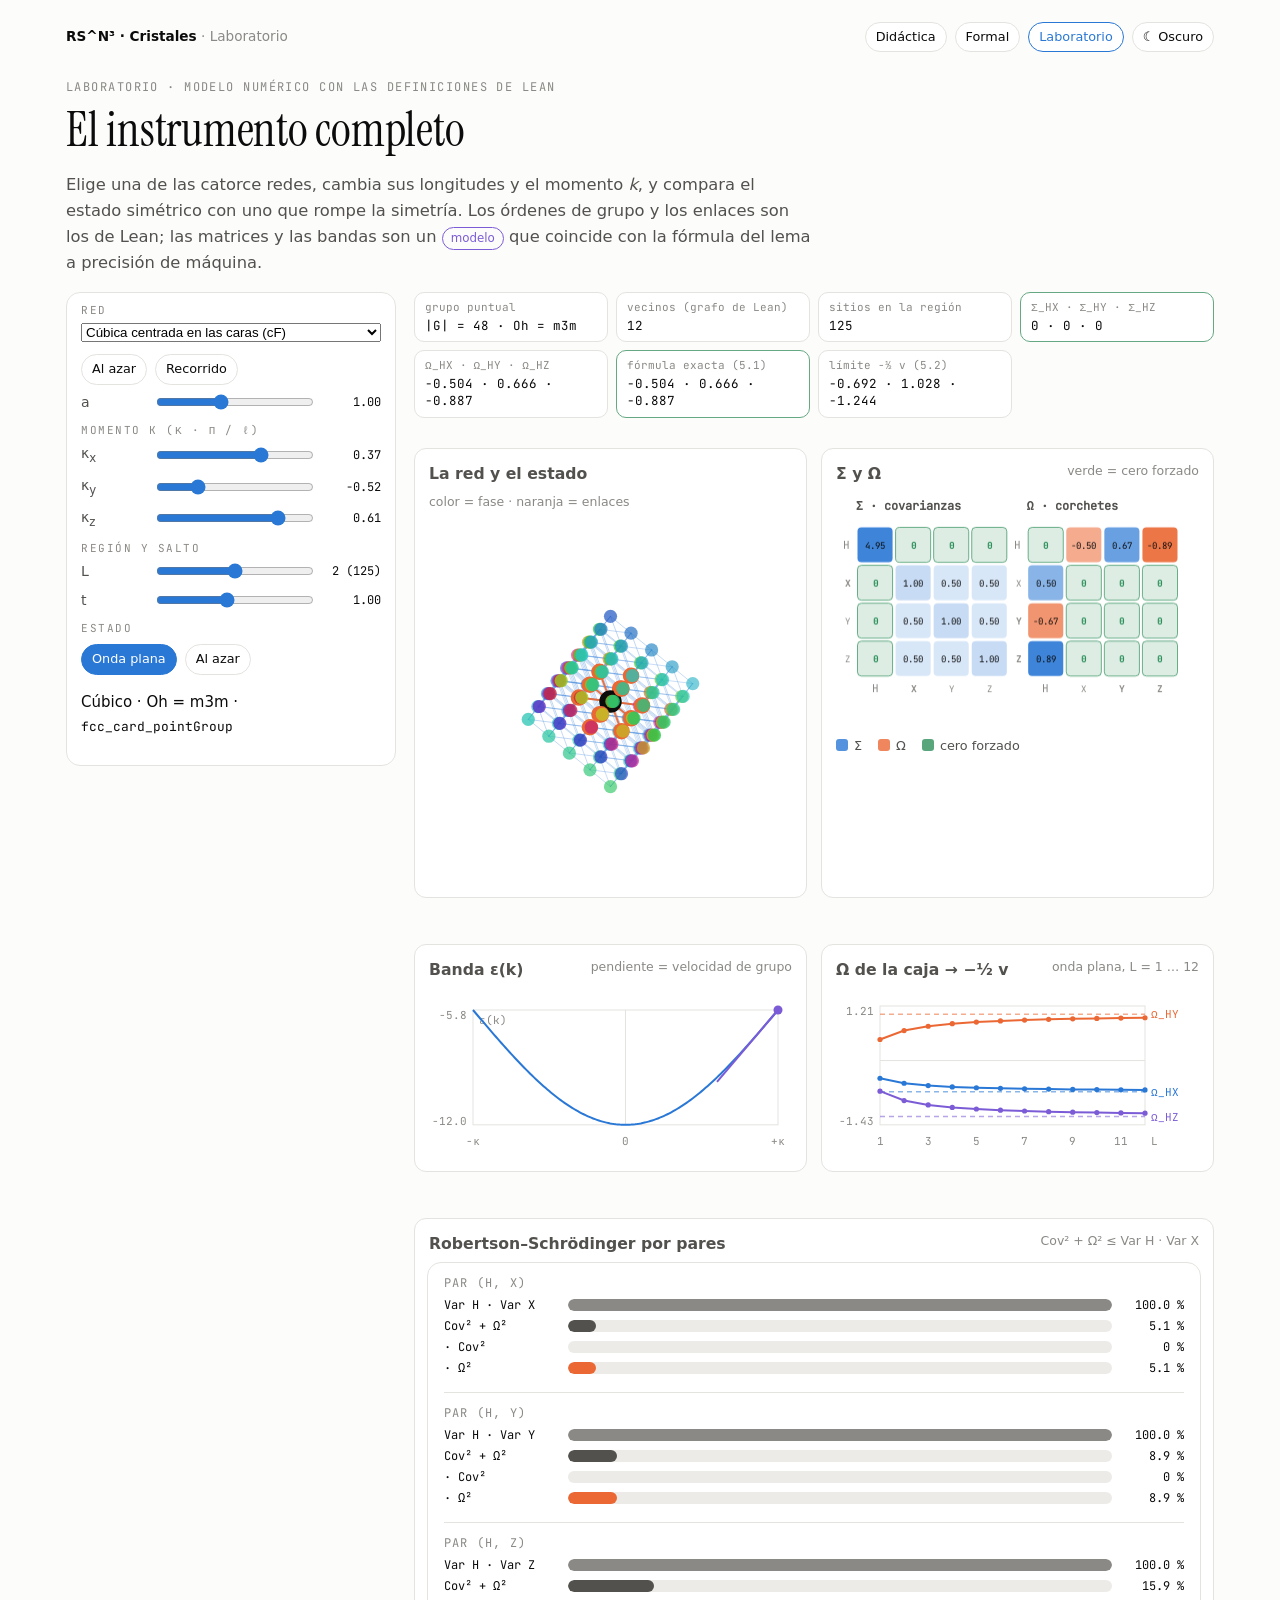
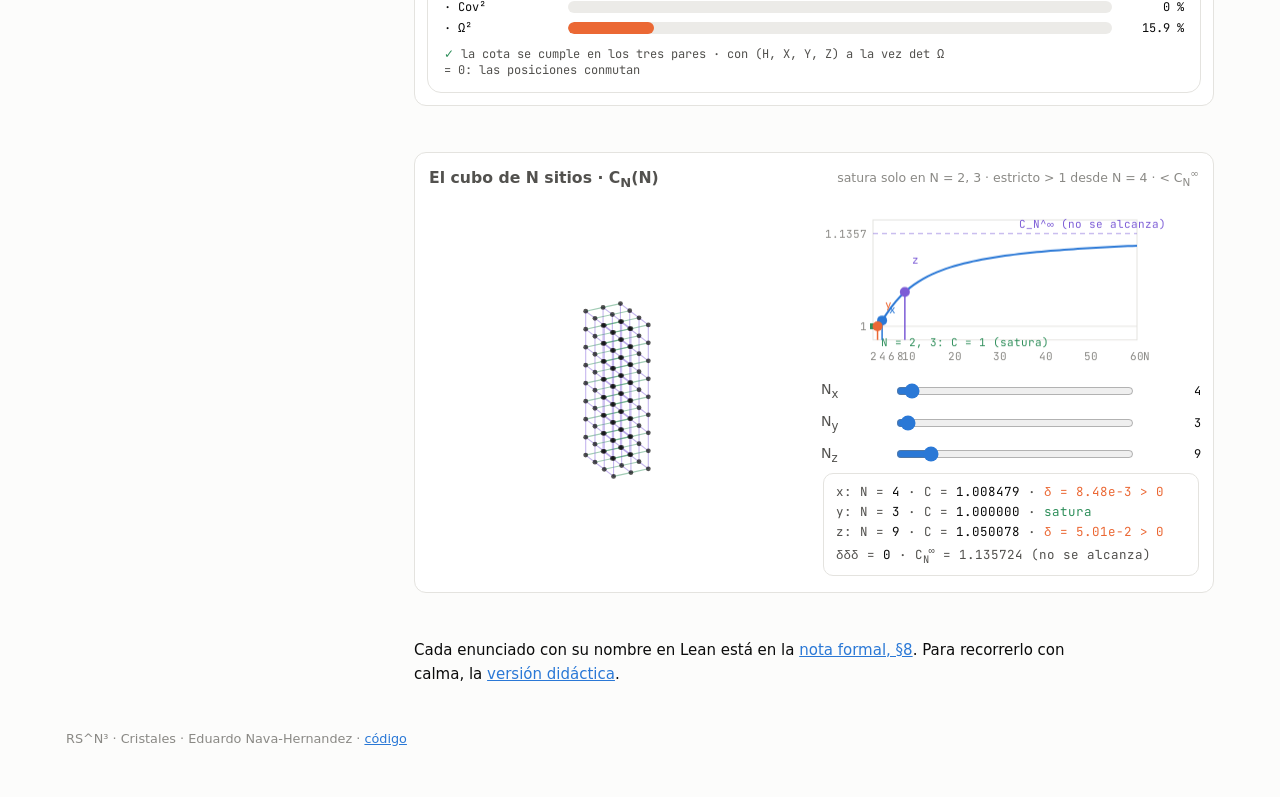
<file: docs/lab/index.html>
<!doctype html>
<html lang="es">
<head>
<meta charset="utf-8">
<meta name="viewport" content="width=device-width, initial-scale=1">
<title>Laboratorio — RS^N³ · Cristales</title>
<meta name="description" content="El instrumento completo: las 14 redes de Bravais con todos sus parámetros, el estado, las matrices Σ y Ω, la banda, la caja que converge y el cubo de N sitios con C_N.">
<link rel="icon" href="../media/favicon.svg" type="image/svg+xml">
<meta property="og:type" content="website">
<meta property="og:site_name" content="RS^N³ · Cristales">
<meta property="og:title" content="RS^N³ · Cristales — laboratorio">
<meta property="og:description" content="14 redes, todos los parámetros, Σ y Ω, la banda y el cubo de N sitios.">
<meta property="og:url" content="https://naype888-cloud.github.io/nrs3-cristales/lab/">
<meta property="og:image" content="https://naype888-cloud.github.io/nrs3-cristales/media/og.png">
<script src="../shared/js/theme.js?v=20261027" data-toggle></script>
<link rel="stylesheet" href="../shared/css/page.css?v=20261027">
<link rel="stylesheet" href="../shared/css/crystal.css?v=20261027">
</head>
<body>
<main class="wide">
  <nav class="navbar" aria-label="Sitio">
    <a class="brand" href="../">RS^N³ · Cristales<span class="sect"> · Laboratorio</span></a>
    <a class="pill" href="../didactic/">Didáctica</a>
    <a class="pill" href="../formal/">Formal</a>
    <a class="pill" href="./" aria-current="page">Laboratorio</a>
    <button class="pill" id="theme" type="button">☀ Claro</button>
  </nav>
  <p class="series">Laboratorio · modelo numérico con las definiciones de Lean</p>
  <h1>El instrumento completo</h1>
  <p class="lead">Elige una de las catorce redes, cambia sus longitudes y el momento <i>k</i>, y compara el estado simétrico con uno que rompe la simetría.
    Los órdenes de grupo y los enlaces son los de Lean; las matrices y las bandas son un <span class="chip model">modelo</span> que coincide con la
    fórmula del lema a precisión de máquina.</p>

  <div class="lab">
    <aside class="side" aria-label="Controles">
      <h3>Red</h3>
      <select id="lat" aria-label="Elegir red"></select>
      <div class="bar"><button class="pill" id="rand" type="button">Al azar</button><button class="pill" id="tour" type="button" aria-pressed="false">Recorrido</button></div>
      <div id="lens"></div>
      <div class="alert" id="alert" role="status" hidden></div>
      <h3>Momento k (κ · π / ℓ)</h3>
      <label class="slide"><span>κ<sub>x</sub></span><input type="range" id="kx" min="-1" max="1" step="0.01" value="0.37"><output id="vkx"></output></label>
      <label class="slide"><span>κ<sub>y</sub></span><input type="range" id="ky" min="-1" max="1" step="0.01" value="-0.52"><output id="vky"></output></label>
      <label class="slide"><span>κ<sub>z</sub></span><input type="range" id="kz" min="-1" max="1" step="0.01" value="0.61"><output id="vkz"></output></label>
      <h3>Región y salto</h3>
      <label class="slide"><span>L</span><input type="range" id="L" min="1" max="3" step="1" value="2"><output id="vL"></output></label>
      <label class="slide"><span>t</span><input type="range" id="t" min="0.2" max="2" step="0.05" value="1"><output id="vt"></output></label>
      <h3>Estado</h3>
      <div class="bar"><button class="pill" id="onda" type="button" aria-pressed="true">Onda plana</button><button class="pill" id="alea" type="button" aria-pressed="false">Al azar</button></div>
      <p class="ref" id="meta"></p>
    </aside>

    <div class="main-col">
      <div class="badges" id="badges" aria-live="polite"></div>
      <div class="two">
        <div class="card"><div class="head"><h3>La red y el estado</h3><span class="src">color = fase · naranja = enlaces</span></div><canvas class="cv sq" id="red" aria-label="La red con la fase del estado"></canvas></div>
        <div class="card"><div class="head"><h3>Σ y Ω</h3><span class="src">verde = cero forzado</span></div><canvas class="cv mats" id="mats" aria-label="Matrices Σ y Ω"></canvas>
          <p class="legend"><span><i class="sw" style="background:var(--blue)"></i>Σ</span><span><i class="sw" style="background:var(--orange)"></i>Ω</span><span><i class="sw" style="background:var(--green)"></i>cero forzado</span></p></div>
      </div>
      <div class="two">
        <div class="card"><div class="head"><h3>Banda ε(k)</h3><span class="src">pendiente = velocidad de grupo</span></div><canvas class="cv band" id="banda" aria-label="La banda"></canvas></div>
        <div class="card"><div class="head"><h3>Ω de la caja → −½ v</h3><span class="src">onda plana, L = 1 … 12</span></div><canvas class="cv band" id="conv" aria-label="Convergencia de Ω"></canvas></div>
      </div>
      <div class="card"><div class="head"><h3>Robertson–Schrödinger por pares</h3><span class="src">Cov² + Ω² ≤ Var H · Var X</span></div><div class="bars" id="bars"></div></div>
      <div class="card"><div class="head"><h3>El cubo de N sitios · C<sub>N</sub>(N)</h3><span class="src">satura solo en N = 2, 3 · estricto &gt; 1 desde N = 4 · &lt; C<sub>N</sub><sup>∞</sup></span></div>
        <div class="two">
          <canvas class="cv sq" id="cubo" aria-label="El cubo abierto"></canvas>
          <div>
            <canvas class="cv band" id="cn" aria-label="C de Nava contra N"></canvas>
            <label class="slide"><span>N<sub>x</sub></span><input type="range" id="nx" min="2" max="60" step="1" value="4"><output id="vnx"></output></label>
            <label class="slide"><span>N<sub>y</sub></span><input type="range" id="ny" min="2" max="60" step="1" value="3"><output id="vny"></output></label>
            <label class="slide"><span>N<sub>z</sub></span><input type="range" id="nz" min="2" max="60" step="1" value="9"><output id="vnz"></output></label>
            <p class="readout" id="rc" aria-live="polite"></p>
          </div>
        </div>
      </div>
      <p class="ref">Cada enunciado con su nombre en Lean está en la <a href="../formal/#s8">nota formal, §8</a>. Para recorrerlo con calma, la <a href="../didactic/">versión didáctica</a>.</p>
    </div>
  </div>
  <footer>RS^N³ · Cristales · Eduardo Nava-Hernandez · <a href="https://github.com/naype888-cloud/nrs3-cristales">código</a></footer>
</main>
<script src="../shared/js/cristales-core.js?v=20261027"></script>
<script src="../shared/js/figures.js?v=20261027"></script>
<script src="lab.js?v=20261027"></script>
</body>
</html>
</file>
<file: docs/shared/css/tokens.css>
/* Palette shared by the landing and the inner pages
   (the same tokens as BACQM-NRS3 and nava-robertson-schrodinger). */
:root {
  --bg: #f4f3ef; --panel: #ffffff; --ink: #0b0b0b; --ink2: #3b3a37; --muted: #67665f;
  --grid: #c9c7c0; --blue: #1f63b8; --orange: #eb6834; --green: #2f8f5b; --red: #d0343a; --violet: #7c5cd6;
  color-scheme: light;
}
@media (prefers-color-scheme: dark) {
  :root:not([data-theme="light"]) {
    --bg: #0f0f0e; --panel: #171716; --ink: #f2f1ee; --ink2: #c4c3bf; --muted: #8a8985;
    --grid: #2a2927; --blue: #5b9be6; --orange: #f08a5d; --green: #4fb37d; --red: #f0605f; --violet: #a48bf0;
    color-scheme: dark;
  }
}
:root[data-theme="dark"] {
  --bg: #0f0f0e; --panel: #171716; --ink: #f2f1ee; --ink2: #c4c3bf; --muted: #8a8985;
  --grid: #2a2927; --blue: #5b9be6; --orange: #f08a5d; --green: #4fb37d; --red: #f0605f; --violet: #a48bf0;
  color-scheme: dark;
}
body { margin: 0; background: var(--bg); color: var(--ink);
  font: 15px/1.5 system-ui, -apple-system, "Segoe UI", sans-serif; }
a { color: var(--blue); }
code { font: 0.86em/1.4 ui-monospace, "SFMono-Regular", Menlo, Consolas, monospace; }
:focus-visible { outline: 2px solid var(--blue); outline-offset: 2px; }
</file>
<file: docs/shared/css/landing.css>
/* Landing: the living manifold, the title, the results, the three doors.
   Serif for the mathematics, monospace for operators; blue is structure, warm is flow. */
@font-face { font-family: "Instrument Serif"; font-style: normal; font-weight: 400; font-display: swap;
  src: url("../../media/fonts/instrument-serif-latin-400-normal.woff2") format("woff2"); }
@font-face { font-family: "Instrument Serif"; font-style: italic; font-weight: 400; font-display: swap;
  src: url("../../media/fonts/instrument-serif-latin-400-italic.woff2") format("woff2"); }
@font-face { font-family: "JetBrains Mono"; font-style: normal; font-weight: 400; font-display: swap;
  src: url("../../media/fonts/jetbrains-mono-latin-400-normal.woff2") format("woff2"); }

body.landing {
  --night: #06080b; --dusk: #0d1520; --line: #1e2631; --warm: #f08a5d;
  --serif: "Instrument Serif", "Iowan Old Style", "Palatino Linotype", Georgia, serif;
  --mono: "JetBrains Mono", ui-monospace, "SFMono-Regular", Menlo, Consolas, monospace;
  --ease: cubic-bezier(.2, .8, .2, 1);
  min-height: 100vh; min-height: 100svh;
  background: radial-gradient(120% 90% at 24% 42%, var(--dusk), var(--night) 70%) fixed, var(--night);
  color: #f2f1ee; -webkit-font-smoothing: antialiased;
}
.landing ::selection { background: var(--warm); color: var(--night); }

.stage { min-height: 100vh; min-height: 100svh; display: grid; grid-template-rows: 1fr auto; }

/* ---- hero ---------------------------------------------------------------- */
.hero { display: grid; grid-template-columns: minmax(0, 1.05fr) minmax(0, 1fr); align-items: center;
  gap: clamp(16px, 4vw, 72px); padding: clamp(24px, 5vh, 64px) clamp(16px, 5vw, 88px) clamp(16px, 3vh, 40px);
  max-width: 1560px; width: 100%; margin: 0 auto; box-sizing: border-box; }

.scene { position: relative; margin: 0; aspect-ratio: 1 / 1; max-height: 72svh; width: 100%; justify-self: center; }
.scene canvas { position: absolute; inset: 0; width: 100%; height: 100%; display: block;
  cursor: grab; touch-action: pan-y; opacity: 0; transition: opacity 1.2s var(--ease); }
.scene canvas.ready { opacity: 1; }
.scene canvas:active { cursor: grabbing; }
.scene .fallback { position: absolute; inset: 0; width: 100%; height: 100%; object-fit: contain; }
.scene figcaption { position: absolute; left: 0; right: 0; bottom: 2%; text-align: center;
  font: 12px/1 var(--mono); letter-spacing: .14em; text-transform: uppercase; color: #8a8985; }
.scene .hint { color: #5d6470; }
.scene figcaption sub { text-transform: none; }
.scene .readout { position: absolute; left: 0; right: 0; top: 2%; text-align: center;
  font: 12px/1.5 var(--mono); letter-spacing: .08em; color: #8a8985; font-variant-numeric: tabular-nums; }
.scene .readout b { color: #f2f1ee; font-weight: 400; }
.scene .readout .hot { color: var(--warm); }
@media (hover: none) { .scene .hint { display: none; } }

.copy { min-width: 0; }
.kicker { margin: 0 0 clamp(10px, 2vh, 18px); font: 13px/1 var(--mono); letter-spacing: .22em;
  text-transform: uppercase; color: var(--blue); }
h1 { margin: 0; font: 400 clamp(3.4rem, 9.2vw, 8.6rem)/.92 var(--serif); letter-spacing: -.01em; color: #f2f1ee; }
h1 sup { font-size: .5em; vertical-align: .82em; margin-left: .04em; line-height: 0; }
.sub { margin: .5em 0 0; font: italic 400 clamp(1.35rem, 2.6vw, 2.6rem)/1.15 var(--serif); color: #c4c3bf; }

.rule { position: relative; height: 1px; background: var(--line); margin: clamp(22px, 4vh, 40px) 0 clamp(18px, 3vh, 28px); }
.rule span { position: absolute; left: 0; top: -1px; height: 3px; width: 64px; background: var(--blue); }

.ticker { list-style: none; margin: 0; padding: 0; display: grid; }
.ticker li { grid-area: 1 / 1; }
.ticker a { display: block; text-decoration: none; color: inherit; outline-offset: 6px; border-radius: 4px; }
.ticker .n { display: block; font: 12px/1 var(--mono); letter-spacing: .16em; color: #8a8985; }
.ticker .name { display: block; margin: .38em 0 .28em; font: 400 clamp(1.6rem, 2.7vw, 2.5rem)/1.1 var(--serif); color: #f2f1ee;
  transition: color .3s; }
.ticker code { font: clamp(12px, 1.05vw, 15px)/1.4 var(--mono); color: var(--blue); overflow-wrap: anywhere; }
.ticker a:hover .name, .ticker a:focus-visible .name { color: var(--warm); }

/* Without JavaScript the results are a plain list. */
html:not(.js) .ticker { gap: 14px; }
html:not(.js) .ticker li { grid-area: auto; }
html:not(.js) .ticker .name { font-size: 1.3rem; }
html:not(.js) .progress { display: none; }
.js .ticker li { opacity: 0; transform: translateY(10px); visibility: hidden;
  transition: opacity .55s var(--ease), transform .55s var(--ease), visibility 0s .55s; }
.js .ticker li.on { opacity: 1; transform: none; visibility: visible; transition-delay: 0s; }
.js .ticker li.off { transform: translateY(-6px); }

.progress { width: min(220px, 50%); height: 2px; border-radius: 2px; background: var(--line); margin-top: 22px; overflow: hidden; }
.progress span { display: block; height: 100%; width: 100%; background: var(--warm); transform-origin: left; transform: scaleX(0); }
.progress.run span { animation: fill var(--tick, 3s) linear forwards; }
.ticker:hover ~ .progress span, .ticker:focus-within ~ .progress span { animation-play-state: paused; }
@keyframes fill { to { transform: scaleX(1); } }

.spaces { margin: clamp(22px, 5vh, 52px) 0 0; font: 12px/1.6 var(--mono); letter-spacing: .12em;
  text-transform: uppercase; color: #8a8985; }
.spaces .v { text-transform: none; font-family: var(--serif); font-style: italic; font-size: 1.15em; letter-spacing: 0; }

/* entrance */
.js .kicker, .js h1, .js .sub, .js .rule, .js .ticker, .js .progress, .js .spaces, .js .doors {
  animation: rise 1s var(--ease) both; }
.js h1 { animation-delay: .15s; } .js .sub { animation-delay: .35s; } .js .rule { animation-delay: .5s; }
.js .ticker, .js .progress { animation-delay: .65s; } .js .spaces { animation-delay: .8s; } .js .doors { animation-delay: .95s; }
@keyframes rise { from { opacity: 0; transform: translateY(16px); } }

/* ---- doors --------------------------------------------------------------- */
.doors { display: grid; grid-template-columns: repeat(3, 1fr); border-top: 1px solid var(--line); }
.door { position: relative; display: grid; grid-template-columns: 1fr auto; grid-template-rows: auto auto auto; column-gap: 24px;
  padding: clamp(22px, 3.4vh, 36px) clamp(16px, 5vw, 88px); text-decoration: none; color: #f2f1ee;
  background: rgba(13, 21, 32, .35); overflow: hidden; isolation: isolate;
  transition: background .4s var(--ease); }
.door + .door { border-left: 1px solid var(--line); }
.door::before { content: ""; position: absolute; left: 0; top: -1px; height: 2px; width: 100%; background: var(--warm);
  transform: scaleX(0); transform-origin: left; transition: transform .6s var(--ease); }
.door .k { grid-column: 1; font: 12px/1 var(--mono); letter-spacing: .2em; text-transform: uppercase; color: var(--blue); }
.door .t { grid-column: 1; margin: .32em 0 .22em; font: 400 clamp(1.7rem, 3vw, 2.6rem)/1.05 var(--serif); }
.door .d { grid-column: 1; max-width: 44ch; font-size: 14px; line-height: 1.5; color: #8a8985; transition: color .4s; }
.door .go { grid-column: 2; grid-row: 1 / 4; align-self: center; width: 48px; height: 48px; border-radius: 50%;
  border: 1px solid var(--line); transition: border-color .4s, background .4s, transform .5s var(--ease);
  background: no-repeat center / 18px url("data:image/svg+xml,%3Csvg xmlns='http://www.w3.org/2000/svg' viewBox='0 0 18 18' fill='none' stroke='%23f2f1ee' stroke-width='1.6' stroke-linecap='round' stroke-linejoin='round'%3E%3Cpath d='M2 9h13M10 4l5 5-5 5'/%3E%3C/svg%3E"); }
.door:hover, .door:focus-visible { background: rgba(23, 34, 50, .6); outline: none; }
.door:hover::before, .door:focus-visible::before { transform: scaleX(1); }
.door:hover .d, .door:focus-visible .d { color: #c4c3bf; }
.door:hover .go, .door:focus-visible .go { border-color: var(--warm); background-color: rgba(240, 138, 93, .12); transform: translateX(6px); }
.door:focus-visible { box-shadow: inset 0 0 0 2px var(--blue); }

/* ---- small screens ------------------------------------------------------- */
@media (max-width: 1100px) {
  .door { padding-left: clamp(16px, 3vw, 40px); padding-right: clamp(16px, 3vw, 40px); }
  .door .go { width: 40px; height: 40px; }
}
@media (max-width: 860px) {
  .hero { grid-template-columns: 1fr; gap: 0; padding-top: 12px; }
  .scene { max-width: 520px; max-height: 56svh; }
  .copy { padding: 22px 0 8px; }
}
@media (max-width: 640px) {
  .doors { grid-template-columns: 1fr; }
  .door + .door { border-left: 0; border-top: 1px solid var(--line); }
  .door .go { width: 40px; height: 40px; }
}

@media (prefers-reduced-motion: reduce) {
  .landing *, .landing *::before { animation: none !important; transition: none !important; }
  .scene canvas { opacity: 1; }
}

/* ---- lattice chooser under the figure -------------------------------------------------------------- */
.scene .dots { position: absolute; left: 4%; right: 4%; bottom: 7.5%; display: flex; flex-wrap: wrap; justify-content: center; gap: 4px; }
.dots button { font: 10px/1 var(--mono); letter-spacing: .04em; padding: 5px 7px; border-radius: 999px; cursor: pointer;
  color: #8a8985; background: transparent; border: 1px solid var(--line); transition: color .25s, border-color .25s, background .25s; }
.dots button:hover { color: #f2f1ee; border-color: #3b4658; }
.dots button[aria-current="true"] { color: var(--warm); border-color: var(--warm); background: rgba(240, 138, 93, .1); }
.dots button:focus-visible { outline: 2px solid var(--blue); outline-offset: 2px; }
.scene canvas:focus-visible { outline: 2px solid var(--blue); outline-offset: 4px; border-radius: 12px; }
.ticker code sub, .ticker code sup { font-size: .75em; }
@media (max-width: 860px) { .scene .dots { bottom: 9%; } }
</file>
<file: docs/shared/css/page.css>
/* Inner pages: the formal note and the evidence. The look of the BACQM-RS^N³ atlas:
   cool white, serif headings for the mathematics, monospace for operators and data. */
@font-face { font-family: "Instrument Serif"; font-style: normal; font-weight: 400; font-display: swap;
  src: url("../../media/fonts/instrument-serif-latin-400-normal.woff2") format("woff2"); }
@font-face { font-family: "Instrument Serif"; font-style: italic; font-weight: 400; font-display: swap;
  src: url("../../media/fonts/instrument-serif-latin-400-italic.woff2") format("woff2"); }
@font-face { font-family: "JetBrains Mono"; font-style: normal; font-weight: 400; font-display: swap;
  src: url("../../media/fonts/jetbrains-mono-latin-400-normal.woff2") format("woff2"); }

:root { --bg: #fcfcfb; --panel: #ffffff; --ink: #0b0b0b; --ink2: #52514e; --muted: #8a8985; --grid: #e4e3df;
  --blue: #2a78d6; --orange: #eb6834; --green: #2f8f5b; --red: #c0392b; --violet: #7c5cd6;
  --s1: #9cc3ef; --s2: #5b9be6; --s3: #2a78d6; --s4: #174a8c;
  --c1: #2a78d6; --c2: #eb6834; --c3: #7c5cd6;
  --serif: "Instrument Serif", "Iowan Old Style", "Palatino Linotype", Georgia, serif;
  --mono: "JetBrains Mono", ui-monospace, "SFMono-Regular", Menlo, Consolas, monospace; }
@media (prefers-color-scheme: dark) { :root:not([data-theme="light"]) { --bg: #111110; --panel: #191918; --ink: #f2f1ee;
  --ink2: #c4c3bf; --muted: #8a8985; --grid: #2c2b29; --blue: #5b9be6; --orange: #f08a5d; --green: #4fb37d;
  --red: #e07a6c; --violet: #a48bf0; --s1: #2f5f9e; --s2: #4a86d0; --s3: #7fb2ee; --s4: #b8d6f7;
  --c1: #3987e5; --c2: #e0602c; --c3: #8b6ee0; } }
:root[data-theme="dark"] { --bg: #111110; --panel: #191918; --ink: #f2f1ee; --ink2: #c4c3bf; --muted: #8a8985;
  --grid: #2c2b29; --blue: #5b9be6; --orange: #f08a5d; --green: #4fb37d; --red: #e07a6c; --violet: #a48bf0;
  --s1: #2f5f9e; --s2: #4a86d0; --s3: #7fb2ee; --s4: #b8d6f7; --c1: #3987e5; --c2: #e0602c; --c3: #8b6ee0; }

* { box-sizing: border-box; }
body { margin: 0; background: var(--bg); color: var(--ink); font: 15px/1.6 system-ui, -apple-system, "Segoe UI", sans-serif; }
main { max-width: 920px; margin: 0 auto; padding: 22px 16px 48px; }
a { color: var(--blue); }
code { font: .86em/1.4 var(--mono); }
:focus-visible { outline: 2px solid var(--blue); outline-offset: 2px; }

.navbar { display: flex; flex-wrap: wrap; gap: 8px; align-items: center; margin-bottom: 26px; font-size: .85rem; }
.navbar .brand { font-weight: 650; color: var(--ink); text-decoration: none; margin-right: auto; }
.navbar .brand .sect { color: var(--muted); font-weight: 500; }
.pill { font: inherit; font-size: .8rem; padding: 4px 10px; border-radius: 999px; border: 1px solid var(--grid);
  background: var(--panel); color: var(--ink); text-decoration: none; cursor: pointer; }
.pill[aria-current="page"] { border-color: var(--blue); color: var(--blue); }

.series { margin: 0; font: 12px/1.6 var(--mono); letter-spacing: .12em; text-transform: uppercase; color: var(--muted); }
h1 { font: 400 clamp(2rem, 5vw, 3rem)/1.08 var(--serif); margin: 6px 0 10px; letter-spacing: -.005em; }
h2 { font: 400 1.7rem/1.2 var(--serif); margin: 40px 0 10px; scroll-margin-top: 16px; }
h2 .no { font: 13px/1 var(--mono); color: var(--blue); letter-spacing: .1em; margin-right: 10px; vertical-align: .3em; }
h3 { font-size: .98rem; margin: 22px 0 6px; font-weight: 620; color: var(--ink2); }
p, li { max-width: 72ch; }
.lead { color: var(--ink2); font-size: 1.02rem; }
.rule { height: 1px; background: var(--grid); margin: 18px 0; position: relative; }
.rule::before { content: ""; position: absolute; left: 0; top: -1px; width: 64px; height: 3px; background: var(--blue); }

.abstract { border-left: 3px solid var(--blue); background: var(--panel); border-radius: 0 10px 10px 0;
  padding: 12px 16px; margin: 18px 0; }
.abstract .k { font: 11px/1 var(--mono); letter-spacing: .16em; text-transform: uppercase; color: var(--muted); }
.abstract p { margin: 8px 0 0; color: var(--ink2); }

math { font-size: 1.08em; }
math[display="block"] { margin: 14px 0; overflow-x: auto; overflow-y: hidden; padding: 4px 0; }
.eq { display: grid; grid-template-columns: 1fr auto; align-items: center; gap: 12px; }
.eq .tag { font: 12px/1 var(--mono); color: var(--muted); }

.prop { background: var(--panel); border: 1px solid var(--grid); border-left: 3px solid var(--green);
  border-radius: 10px; padding: 10px 14px; margin: 14px 0; }
.prop.model { border-left-color: var(--violet); }
.prop .h { font-weight: 650; }
.prop .h span { font-weight: 400; color: var(--muted); font-size: .85em; }
.prop p { margin: 6px 0; }

.tw { overflow-x: auto; border: 1px solid var(--grid); border-radius: 12px; background: var(--panel); margin: 12px 0; }
table { border-collapse: collapse; width: 100%; font-size: .88rem; font-variant-numeric: tabular-nums; }
th, td { text-align: left; vertical-align: top; padding: 8px 12px; border-bottom: 1px solid var(--grid); }
tr:last-child td { border-bottom: 0; }
th { font-weight: 620; color: var(--ink2); background: color-mix(in srgb, var(--grid) 35%, transparent); }
td.num, th.num { text-align: right; }
table.adj td, table.adj th { text-align: center; font-family: var(--mono); padding: 6px 10px; }
table.adj td:first-child, table.adj th:first-child { text-align: left; }
table.adj td.on { color: var(--blue); font-weight: 600; }
table.adj td.off { color: var(--muted); }
.chip { display: inline-block; font-size: .74rem; padding: 1px 8px; border-radius: 999px; white-space: nowrap;
  border: 1px solid currentColor; }
.chip.measured { color: var(--green); } .chip.model { color: var(--violet); }
.chip.lean { color: var(--blue); } .chip.design { color: var(--orange); }
.prop.def { border-left-color: var(--blue); }
.proof { font-size: .93rem; color: var(--ink2); }
.proof::before { content: "Proof. "; font-style: italic; color: var(--ink); }
.proof::after { content: " ∎"; color: var(--muted); }
.panel-label { font: 11px/1 var(--mono); letter-spacing: .12em; text-transform: uppercase; color: var(--muted); margin: 10px 2px 2px; }

.card { background: var(--panel); border: 1px solid var(--grid); border-radius: 12px; padding: 12px; margin: 16px 0; }
.card .head { display: flex; flex-wrap: wrap; justify-content: space-between; gap: 6px 16px; margin: 0 2px 6px; }
.card .head h3 { margin: 0; }
.card .head .src { font-size: .78rem; color: var(--muted); }
.controls { display: flex; flex-wrap: wrap; gap: 8px 22px; align-items: center; margin: 4px 2px 8px; font-size: .88rem; }
.controls label { display: flex; align-items: center; gap: 8px; font-variant-numeric: tabular-nums; }
.controls input[type="range"] { width: 160px; accent-color: var(--blue); }
.controls output { font-family: var(--mono); min-width: 3.4em; }
.readout { font: 13px/1.5 var(--mono); color: var(--ink2); margin: 6px 2px 0; }
.readout b { color: var(--ink); font-weight: 400; }
.readout .hot { color: var(--orange); }
.chart { position: relative; }
.chart svg { display: block; width: 100%; height: auto; overflow: visible; }
.chart .axis text, .chart .lbl { font: 11px var(--mono); fill: var(--muted); }
.chart .lbl.ink { fill: var(--ink2); }
.chart .gridline { stroke: var(--grid); stroke-width: 1; }
.chart .tip { position: absolute; pointer-events: none; background: var(--panel); border: 1px solid var(--grid);
  border-radius: 8px; padding: 6px 9px; font: 12px/1.45 var(--mono); color: var(--ink); white-space: nowrap;
  box-shadow: 0 6px 18px -10px color-mix(in srgb, var(--ink) 50%, transparent); opacity: 0; transition: opacity .12s; }
.chart .tip.on { opacity: 1; }
.chart .tip i { display: inline-block; width: 10px; height: 2px; vertical-align: middle; margin-right: 6px; }
.legend { display: flex; flex-wrap: wrap; gap: 6px 16px; font-size: .8rem; color: var(--ink2); margin: 2px 2px 6px; }
.legend i { display: inline-block; width: 14px; height: 2px; vertical-align: middle; margin-right: 6px; }
details.data { margin-top: 6px; font-size: .84rem; }
details.data summary { cursor: pointer; color: var(--muted); }

.pager { display: flex; justify-content: space-between; gap: 12px; margin-top: 36px; border-top: 1px solid var(--grid);
  padding-top: 14px; font-size: .92rem; }
.pager a { text-decoration: none; font-weight: 600; }
footer { margin-top: 28px; font-size: .8rem; color: var(--muted); }

@media (max-width: 560px) {
  .navbar .brand .sect { display: none; }
  .controls input[type="range"] { width: 120px; }
}
@media (prefers-reduced-motion: reduce) { * { scroll-behavior: auto !important; transition: none !important; } }
.pill[aria-pressed="true"] { border-color: var(--blue); color: var(--blue); }
.runpick { display: flex; flex-wrap: wrap; gap: 6px; margin: 2px 2px 8px; }
</file>
<file: docs/shared/css/crystal.css>
/* Crystal pages: didactic and laboratory. Built on page.css; the colour meaning is fixed on every page:
   blue = structure and Σ · orange = bracket Ω · green = forced zero · violet = group velocity. */
main.wide { max-width: 1180px; }
.chip.fork { color: var(--orange); }
.chip.alpha { color: var(--blue); }
.chip.phys { color: var(--green); }
.chip.pr { color: var(--violet); }
.g { color: var(--green); }
.v { color: var(--violet); }
code sub, code sup { font-size: .8em; }

/* the reader's lattice, always at hand */
.picker { position: sticky; top: 0; z-index: 20; margin: 0 -16px 8px; padding: 8px 16px 8px;
  background: color-mix(in srgb, var(--bg) 92%, transparent); backdrop-filter: blur(8px);
  border-bottom: 1px solid var(--grid); }
.picker-head { display: flex; flex-wrap: wrap; gap: 8px 12px; align-items: center; }
.picker .lbl { font: 11px/1 var(--mono); letter-spacing: .16em; text-transform: uppercase; color: var(--muted); }
.picker select { font: inherit; font-size: .88rem; padding: 5px 10px; border-radius: 10px; border: 1px solid var(--grid);
  background: var(--panel); color: var(--ink); max-width: 100%; }
.chips { display: flex; gap: 6px; overflow-x: auto; padding: 8px 0 2px; scrollbar-width: thin; }
.chips .sys { align-self: center; font: 11px/1 var(--mono); color: var(--muted); letter-spacing: .06em; white-space: nowrap; padding: 0 2px 0 8px; }
.chips button { font: 12px/1 var(--mono); padding: 6px 10px; border-radius: 999px; border: 1px solid var(--grid);
  background: var(--panel); color: var(--ink); cursor: pointer; white-space: nowrap; transition: border-color .2s, color .2s, background .2s; }
.chips button:hover { border-color: var(--blue); }
.chips button[aria-pressed="true"] { border-color: var(--blue); color: #fff; background: var(--blue); }
@media (max-width: 760px) { .chips { display: none; } }

/* a step: text on the left, figure on the right */
.step { display: grid; grid-template-columns: minmax(0, 1fr) minmax(0, 1.08fr); gap: 8px clamp(20px, 4vw, 56px);
  padding: 20px 0 34px; border-bottom: 1px solid var(--grid); align-items: start; scroll-margin-top: 100px; }
.step:last-of-type { border-bottom: 0; }
.step h2 { margin-top: 18px; }
.step .fig { position: sticky; top: 96px; align-self: start; min-width: 0; }
.step.solo { grid-template-columns: 1fr; }
.wide-txt p, .wide-txt li { max-width: 78ch; }
.lean { font-size: .88rem; color: var(--ink2); border-left: 2px solid var(--grid); padding-left: 10px; }
.lean code { word-break: break-word; }
.note { font-size: .9rem; color: var(--ink2); background: var(--panel); border: 1px solid var(--grid); border-radius: 10px; padding: 8px 12px; }
.eqline { text-align: center; font-size: 1.02rem; margin: 6px 0; }
.eqline code { font-size: .98em; }
.readout { background: var(--panel); border: 1px solid var(--grid); border-radius: 10px; padding: 8px 12px;
  font: 12.5px/1.6 var(--mono); color: var(--ink2); }
.readout b { color: var(--ink); font-weight: 400; }
.readout .hot { color: var(--orange); }
.readout .ok { color: var(--green); }

.cv { display: block; width: 100%; background: var(--panel); border: 1px solid var(--grid); border-radius: 14px; touch-action: none; }
.cv.sq { aspect-ratio: 1 / 1; cursor: grab; max-height: 76vh; }
.cv.sq:active { cursor: grabbing; }
.cv.mats { aspect-ratio: 1.55 / 1; }
.cv.band { aspect-ratio: 2.2 / 1; margin-bottom: 4px; }
.panel-label { margin-top: 0; }

.slide { display: grid; grid-template-columns: 4.5em minmax(0, 1fr) 4.2em; gap: 10px; align-items: center; margin: 6px 0;
  font-size: .88rem; font-variant-numeric: tabular-nums; }
.slide span { color: var(--ink2); }
.slide input[type="range"] { width: 100%; accent-color: var(--blue); min-width: 0; }
.slide output { font: 12px var(--mono); color: var(--ink); text-align: right; }
.sliders { margin: 4px 0; }
.bar { display: flex; flex-wrap: wrap; gap: 8px; margin: 10px 0 6px; }
.pill[aria-pressed="true"] { background: var(--blue); border-color: var(--blue); color: #fff; }
.pill[aria-pressed="false"] { background: var(--panel); }

.legend { display: flex; flex-wrap: wrap; gap: 6px 16px; font-size: .8rem; color: var(--ink2); margin: 8px 2px 0; }
.legend .sw { display: inline-block; width: 12px; height: 12px; border-radius: 3px; vertical-align: -1px; margin-right: 6px; opacity: .8; }

/* the gallery of the fourteen */
.gallery { display: grid; grid-template-columns: repeat(auto-fill, minmax(118px, 1fr)); gap: 8px; }
.card-l { position: relative; text-align: left; font: inherit; color: inherit; cursor: pointer; padding: 6px 6px 8px;
  background: var(--panel); border: 1px solid var(--grid); border-radius: 12px; transition: border-color .2s, transform .25s, box-shadow .25s; }
.card-l:hover { border-color: var(--blue); transform: translateY(-2px); }
.card-l[aria-pressed="true"] { border-color: var(--blue); box-shadow: inset 0 0 0 1px var(--blue); }
.card-l canvas { display: block; width: 100%; aspect-ratio: 1 / 1; border-radius: 8px; }
.card-l .n { display: block; font-size: .78rem; line-height: 1.25; margin-top: 4px; font-weight: 600; }
.card-l .m { display: block; font: 10.5px/1.3 var(--mono); color: var(--muted); }
.card-l .tag { position: absolute; top: 9px; left: 9px; font: 10px/1 var(--mono); color: var(--muted); background: color-mix(in srgb, var(--panel) 80%, transparent); padding: 2px 5px; border-radius: 6px; }

/* the Robertson bars */
.bars { background: var(--panel); border: 1px solid var(--grid); border-radius: 14px; padding: 14px 16px; }
.pairb + .pairb { margin-top: 16px; padding-top: 14px; border-top: 1px solid var(--grid); }
.pairb h4 { margin: 0 0 8px; font: 12px/1 var(--mono); letter-spacing: .1em; color: var(--muted); text-transform: uppercase; font-weight: 400; }
.brow { display: grid; grid-template-columns: 9.5em minmax(0, 1fr) 5.2em; gap: 10px; align-items: center; margin: 5px 0; font: 12px var(--mono); }
.brow .tr { height: 12px; border-radius: 6px; background: color-mix(in srgb, var(--grid) 70%, transparent); overflow: hidden; }
.brow .fl { height: 100%; border-radius: 6px; transition: width .35s cubic-bezier(.2,.8,.2,1); }
.brow output { text-align: right; color: var(--ink); }
.verdict { margin: 10px 0 0; font: 12px var(--mono); color: var(--ink2); }
.verdict.ok b { color: var(--green); font-weight: 400; }

.tri { display: grid; grid-template-columns: repeat(3, minmax(0, 1fr)); gap: 14px; margin: 10px 0; }
.tri > div { background: var(--panel); border: 1px solid var(--grid); border-radius: 12px; padding: 12px 14px; }
.tri p { margin: 8px 0 0; font-size: .9rem; color: var(--ink2); }
.pager a { margin-right: 22px; }

@media (max-width: 900px) {
  .step { grid-template-columns: 1fr; }
  .step .fig { position: static; }
  .tri { grid-template-columns: 1fr; }
  .picker { margin: 0 -12px 6px; padding: 6px 12px; }
  .brow { grid-template-columns: 7.2em minmax(0, 1fr) 4.4em; }
}
@media (max-width: 560px) { .slide { grid-template-columns: 3.4em minmax(0, 1fr) 3.8em; } }

/* the laboratory */
.lab { display: grid; grid-template-columns: minmax(0, 330px) minmax(0, 1fr); gap: 18px; align-items: start; margin-top: 8px; }
.lab .side { position: sticky; top: 14px; background: var(--panel); border: 1px solid var(--grid); border-radius: 14px; padding: 12px 14px; }
.lab .side h3 { margin: 12px 0 4px; font: 11px/1 var(--mono); letter-spacing: .14em; text-transform: uppercase; color: var(--muted); font-weight: 400; }
.lab .side h3:first-child { margin-top: 0; }
.lab .side select { width: 100%; }
.lab .main-col { min-width: 0; display: grid; gap: 14px; }
.lab .two { display: grid; grid-template-columns: 1fr 1fr; gap: 14px; }
.alert { border: 1.5px solid var(--orange); color: var(--orange); border-radius: 10px; padding: 8px 12px; margin: 8px 0 0;
  font-size: .86rem; background: color-mix(in srgb, var(--orange) 8%, transparent); }
.alert[hidden] { display: none; }
.badges { display: grid; grid-template-columns: repeat(auto-fill, minmax(190px, 1fr)); gap: 8px; }
.badge { border: 1px solid var(--grid); background: var(--panel); border-radius: 10px; padding: 7px 10px; font: 12.5px/1.4 var(--mono); }
.badge .k { color: var(--muted); font: 11px/1.3 var(--mono); display: block; margin-bottom: 2px; }
.badge.ok { border-color: color-mix(in srgb, var(--green) 70%, var(--grid)); }
.badge.no { border-color: var(--red); }
.card .cv { border: 0; background: transparent; }
@media (max-width: 960px) { .lab { grid-template-columns: 1fr; } .lab .side { position: static; } .lab .two { grid-template-columns: 1fr; } }
</file>
